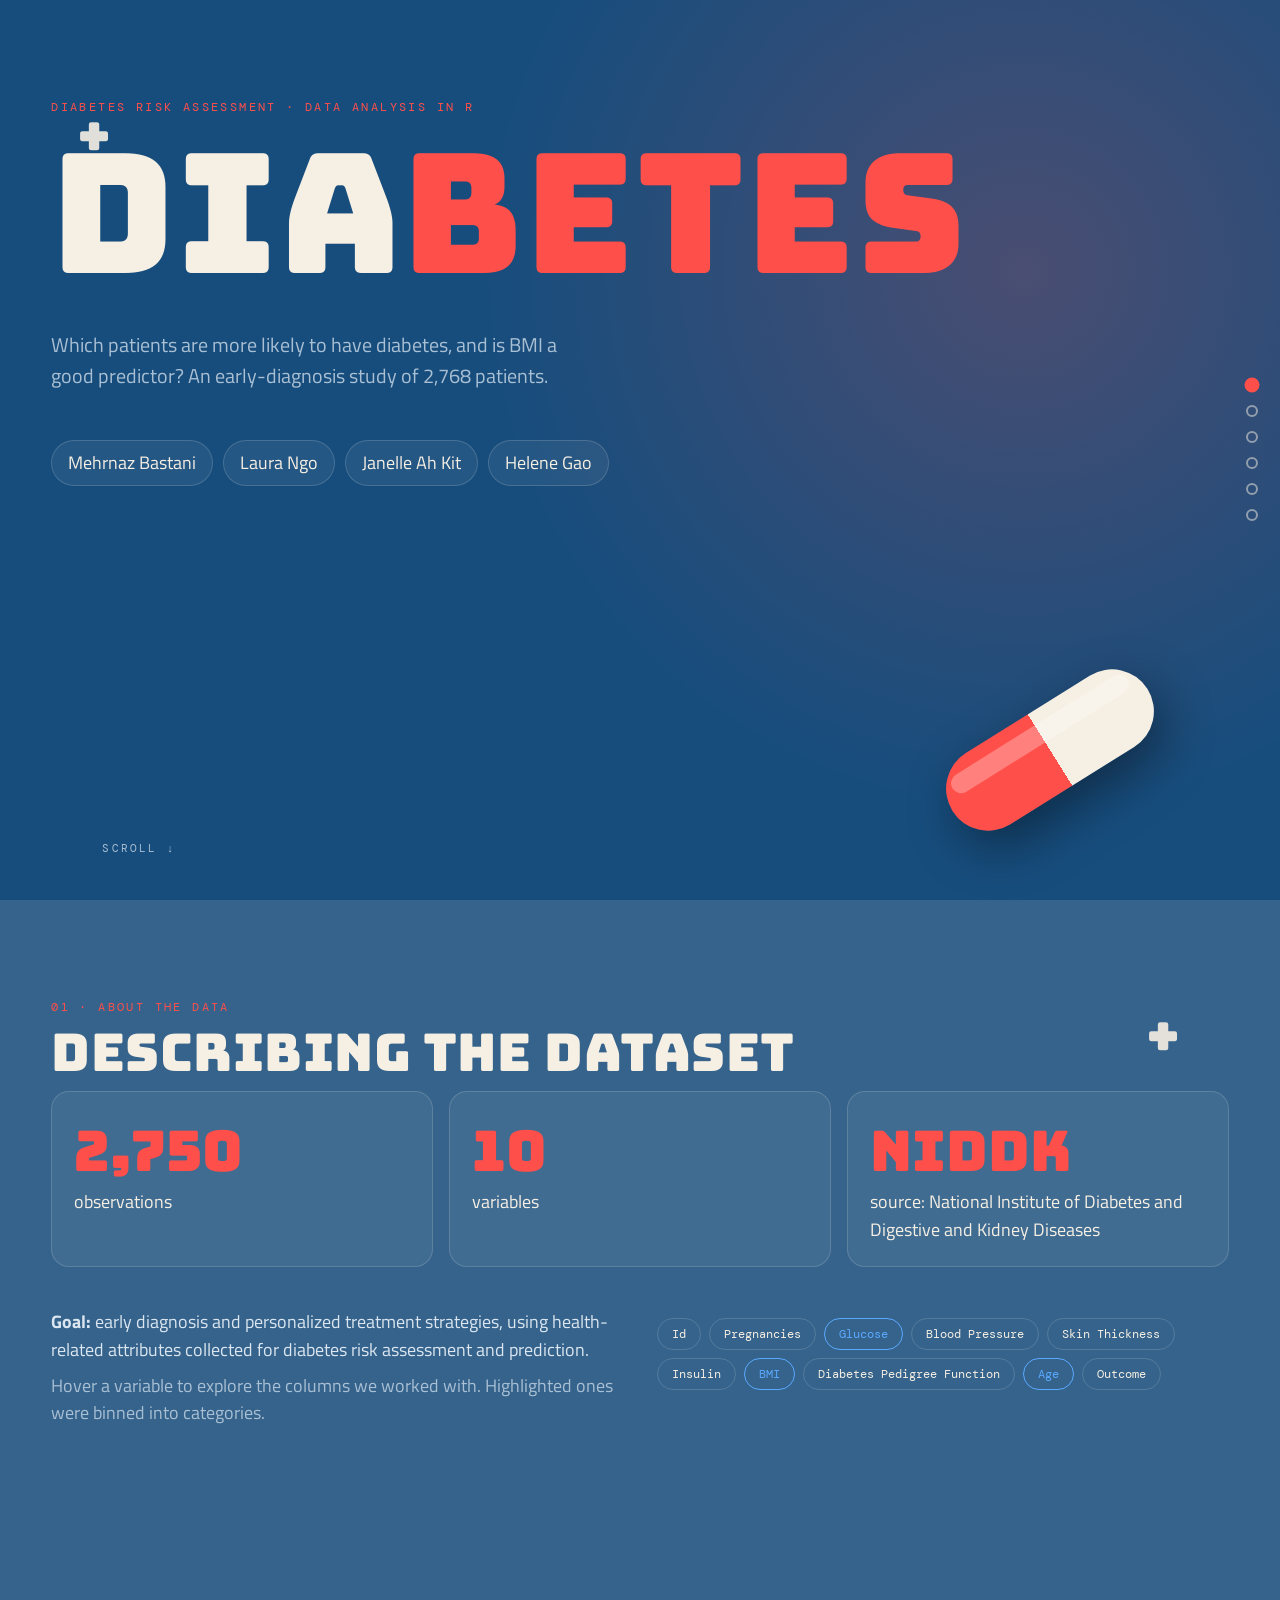
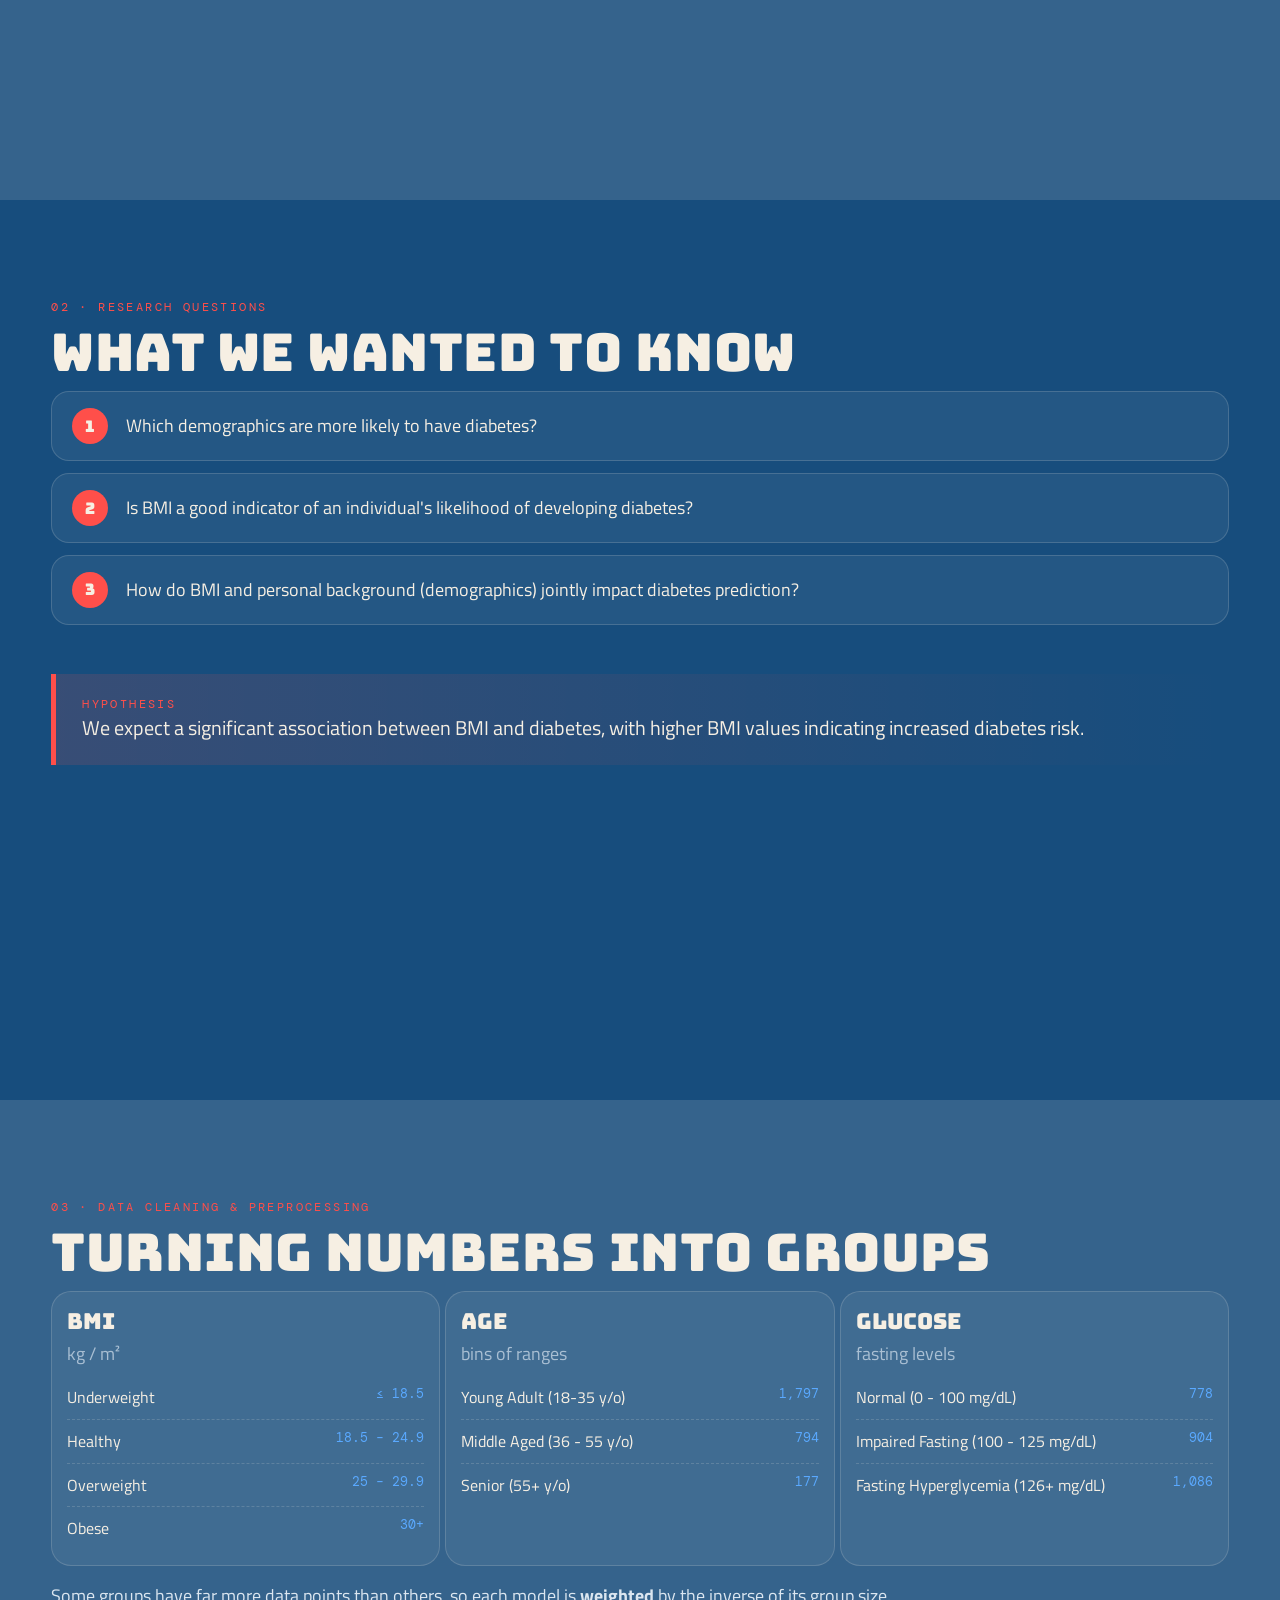
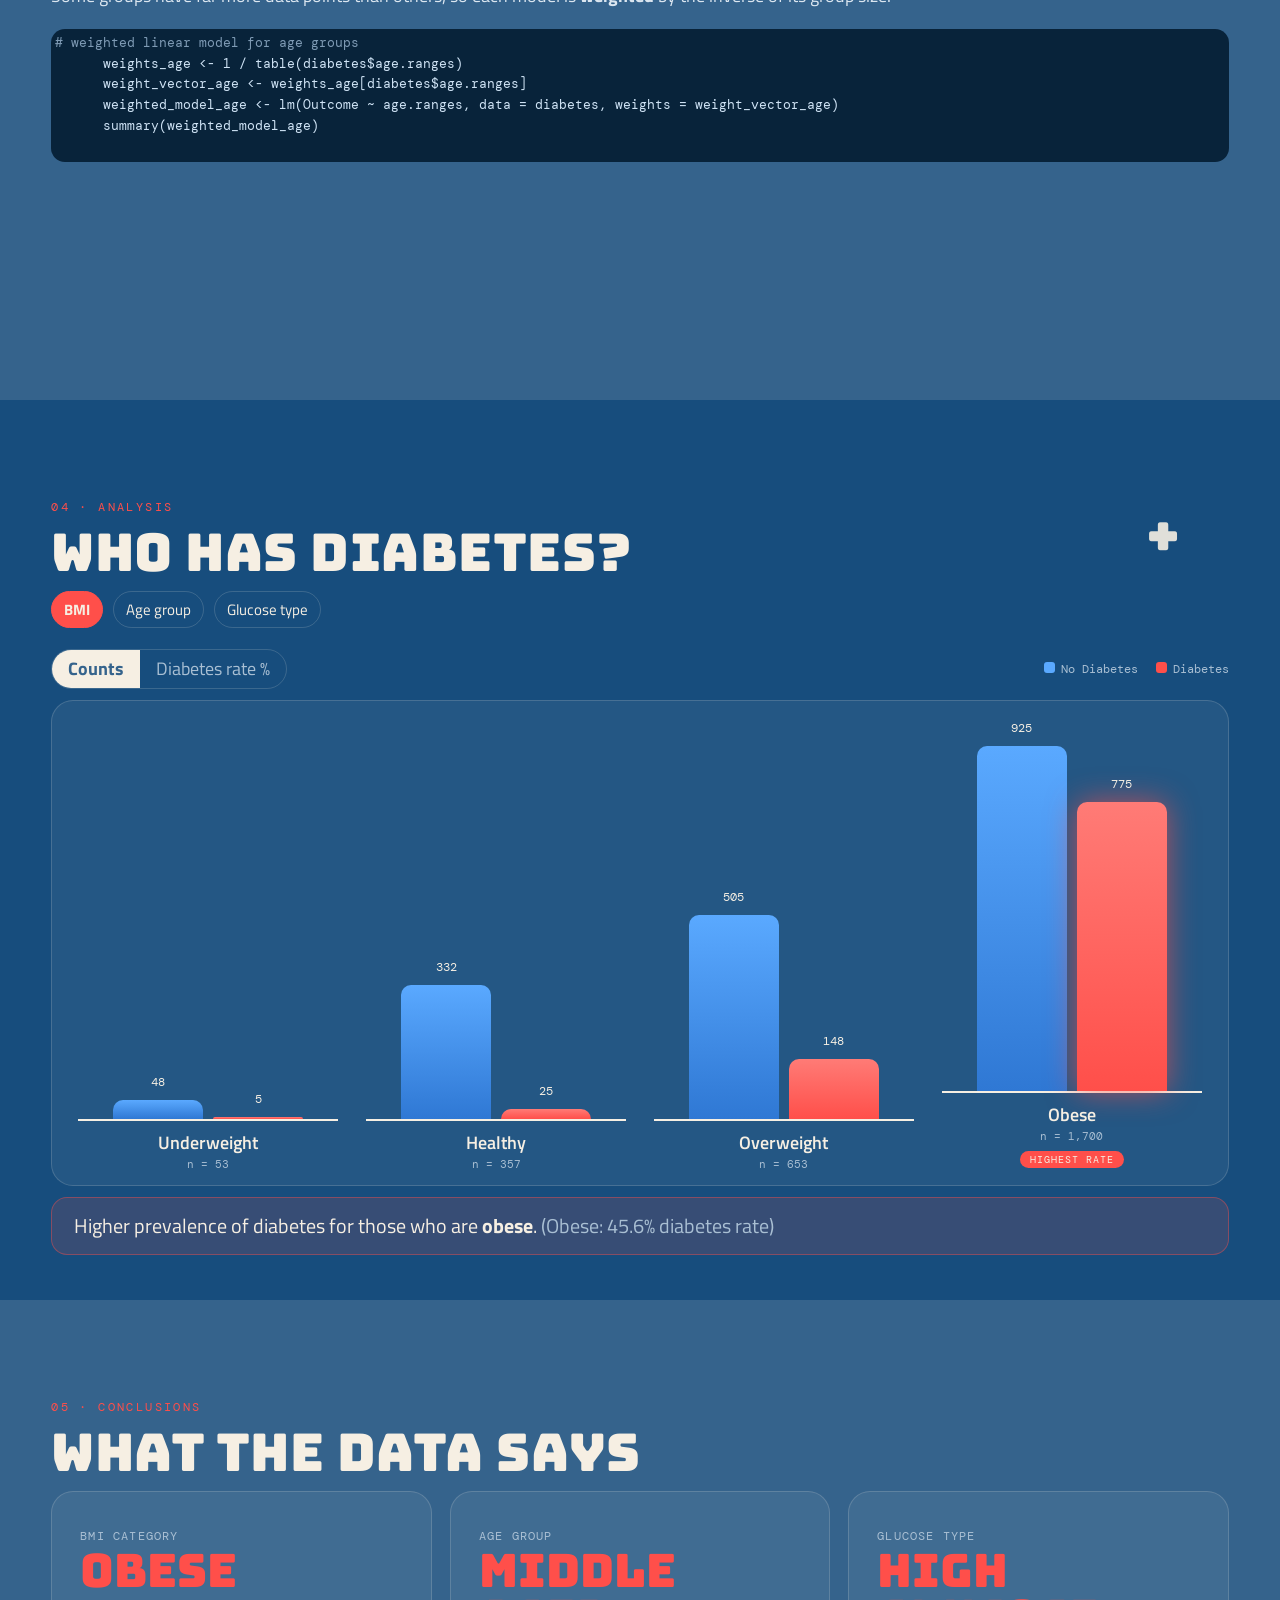
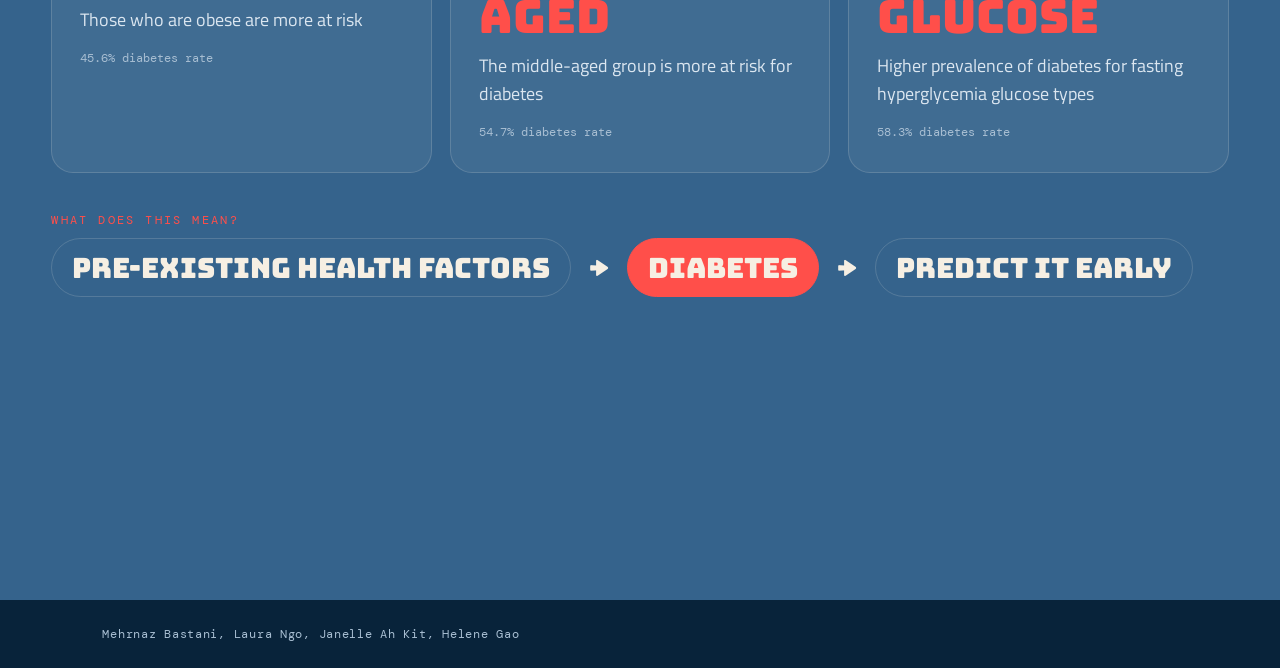
<file: projects/diabetes.html>
<!DOCTYPE html>
<html lang="en">

<head>
  <meta charset="UTF-8">
  <meta name="viewport" content="width=device-width, initial-scale=1.0">
  <title>Diabetes Risk Analysis — Bastani, Ngo, Ah Kit, Gao</title>
  <link rel="preconnect" href="https://fonts.googleapis.com">
  <link rel="preconnect" href="https://fonts.gstatic.com" crossorigin>
  <link
    href="https://fonts.googleapis.com/css2?family=Bungee&family=Titillium+Web:wght@300;400;600;700&family=DM+Mono&display=swap"
    rel="stylesheet">
  <style>
    :root {
      --bg: #174d7d;
      --bg2: #35638c;
      --panel: rgba(255, 255, 255, .06);
      --cream: #f6efe3;
      --muted: #a9bfd3;
      --red: #ff4f4a;
      --blue: #5aa9ff;
      --line: rgba(246, 239, 227, .16)
    }

    * {
      box-sizing: border-box
    }

    html {
      scroll-behavior: smooth
    }

    body {
      margin: 0;
      background: var(--bg);
      color: var(--cream);
      font-family: "Titillium Web", Arial, sans-serif;
      font-size: 18px;
      line-height: 1.55;
      overflow-x: hidden
    }

    section {
      height: 100vh;
      height: 100dvh;
      min-height: 0;
      padding: 11vh 4vw 5vh;
      position: relative;
      display: flex;
      flex-direction: column;
      justify-content: flex-start;
      gap: clamp(6px, 1.2vh, 14px);
      overflow: hidden;
    }

    section:nth-of-type(even) {
      background: var(--bg2)
    }

    h1,
    h2 {
      font-family: Bungee, sans-serif;
      font-weight: 400;
      margin: 0;
      letter-spacing: .01em;
      line-height: 1.05
    }

    h2 {
      font-size: clamp(26px, 4.2vw, 52px);
      margin-bottom: 0;          /* gap handles spacing now */
    }

    .eyebrow {
      font: 12px "DM Mono", monospace;
      letter-spacing: .2em;
      color: var(--red);
      margin-bottom: 0;
      text-transform: uppercase
    }

    .plus {
      position: absolute;
      color: var(--cream);
      font: 700 44px Bungee;
      opacity: .9
    }

    p {
      margin: 0 0 8px;
      color: #dbe6f0
    }

    .muted {
      color: var(--muted)
    }

    /* side nav */
    nav {
      position: fixed;
      right: 22px;
      top: 50%;
      transform: translateY(-50%);
      z-index: 20;
      display: flex;
      flex-direction: column;
      gap: 14px
    }

    nav a {
      width: 12px;
      height: 12px;
      border-radius: 50%;
      border: 2px solid var(--cream);
      opacity: .5;
      position: relative;
      transition: .25s
    }

    nav a.on {
      background: var(--red);
      border-color: var(--red);
      opacity: 1;
      transform: scale(1.25)
    }

    nav a span {
      position: absolute;
      right: 22px;
      top: -4px;
      white-space: nowrap;
      font: 11px "DM Mono", monospace;
      letter-spacing: .1em;
      opacity: 0;
      transition: .2s;
      pointer-events: none;
      text-transform: uppercase;
      color: white;
    }

    nav a:hover span {
      opacity: 1
    }

    /* hero */
    .hero {
      background: radial-gradient(circle at 80% 30%, rgba(255, 79, 74, .22), transparent 45%), var(--bg)
    }

    .hero h1 {
      font-size: clamp(56px, 13vw, 190px)
    }

    .hero h1 b {
      color: var(--red);
      font-weight: 400
    }

    .authors {
      display: flex;
      flex-wrap: wrap;
      gap: 10px;
      margin-top: 30px
    }

    .authors span {
      padding: 8px 16px;
      border: 1px solid var(--line);
      border-radius: 999px;
      background: var(--panel)
    }

    .pill {
      position: absolute;
      right: 9vw;
      bottom: 12vh;
      width: 230px;
      height: 84px;
      border-radius: 84px;
      transform: rotate(-32deg);
      background: linear-gradient(90deg, var(--red) 0 50%, var(--cream) 50% 100%);
      box-shadow: 0 20px 50px rgba(0, 0, 0, .4);
      animation: float 5s ease-in-out infinite
    }

    .pill::after {
      content: "";
      position: absolute;
      left: 12px;
      right: 12px;
      top: 13px;
      height: 20px;
      border-radius: 20px;
      background: rgba(255, 255, 255, .28)
    }

    @keyframes float {
      50% {
        transform: rotate(-26deg) translateY(-14px)
      }
    }

    .scroll {
      position: absolute;
      left: 8vw;
      bottom: 5vh;
      font: 11px "DM Mono", monospace;
      letter-spacing: .2em;
      color: var(--muted)
    }

    /* reveal */
    .rv {
      opacity: 0;
      transform: translateY(26px);
      transition: opacity .8s ease, transform .8s ease
    }

    .rv.in {
      opacity: 1;
      transform: none;
      margin-top: 0px;
    }

    /* about */
    .stats {
      display: grid;
      grid-template-columns: repeat(auto-fit, minmax(200px, 1fr));
      gap: 16px;
      margin: 10px 0 30px
    }

    .stat {
      padding: 22px;
      border: 1px solid var(--line);
      border-radius: 18px;
      background: var(--panel)
    }

    .stat b {
      display: block;
      font: 400 clamp(34px, 5vw, 56px) Bungee;
      color: var(--red)
    }

    .chips {
      display: flex;
      flex-wrap: wrap;
      gap: 8px;
      margin-top: 10px
    }

    .chip {
      padding: 7px 14px;
      border: 1px solid var(--line);
      border-radius: 999px;
      font: 12px "DM Mono", monospace;
      cursor: default;
      transition: .2s
    }

    .chip:hover {
      background: var(--red);
      border-color: var(--red);
      color: #fff;
      transform: translateY(-2px)
    }

    .chip.k {
      border-color: var(--blue);
      color: var(--blue)
    }

    .chip.k:hover {
      color: #fff;
      background: var(--blue)
    }

    .grid2 {
      display: grid;
      grid-template-columns: 1fr 1fr;
      gap: 34px;
      align-items: start
    }

    /* questions */
    .qs {
      list-style: none;
      padding: 0;
      margin: 0 0 26px;
      counter-reset: q
    }

    .qs li {
      counter-increment: q;
      padding: 20px 20px 20px 74px;
      margin-bottom: 12px;
      border: 1px solid var(--line);
      border-radius: 18px;
      background: var(--panel);
      position: relative;
      transition: .25s
    }

    .qs li:hover {
      transform: translateX(8px);
      border-color: var(--red)
    }

    .qs li::before {
      content: counter(q);
      position: absolute;
      left: 20px;
      top: 50%;
      transform: translateY(-50%);
      width: 36px;
      height: 36px;
      border-radius: 50%;
      background: var(--red);
      display: grid;
      place-items: center;
      font: 400 16px Bungee
    }

    .hyp {
      padding: 22px 26px;
      border-left: 5px solid var(--red);
      background: linear-gradient(90deg, rgba(255, 79, 74, .14), transparent);
      border-radius: 0 18px 18px 0;
      font-size: 20px
    }

    /* cleaning */
    .cards {
      display: grid;
      grid-template-columns: repeat(auto-fit, minmax(150px, 1fr));
      gap: 5px
    }

    .card {
      padding: 15px;
      border: 1px solid var(--line);
      border-radius: 20px;
      background: var(--panel)
    }

    .card h3 {
      margin: 0 0 4px;
      font: 400 22px Bungee
    }

    .range {
      display: flex;
      justify-content: space-between;
      gap: 5px;
      padding: 9px 0;
      border-bottom: 1px dashed var(--line);
      font-size: 16px
    }

    .range:last-of-type {
      border: 0
    }

    .range code {
      font: 13px "DM Mono", monospace;
      color: var(--blue)
    }

    pre {
      margin: 22px 0 0;
      padding: 4px;
      border-radius: 14px;
      background: #08233a;
      overflow: auto;
      font: 13px/1.6 "DM Mono", monospace;
      color: #cfe3f5
    }

    pre i {
      color: #7f9bb5;
      font-style: normal
    }

    /* analysis */
    .tabs {
      display: flex;
      flex-wrap: wrap;
      gap: 10px;
      margin-bottom: 10px
    }

    button {
      font: inherit;
      cursor: pointer
    }

    .tab {
      padding: 10px 12px;
      border: 1px solid var(--line);
      border-radius: 999px;
      background: transparent;
      color: var(--cream);
      transition: .2s;
      padding: 6px 12px; font-size: clamp(12px, 1.7vh, 15px); 
      margin-bottom: 0; 
    }

    .tab:hover {
      border-color: var(--red)
    }

    .tab.on {
      background: var(--red);
      border-color: var(--red);
      font-weight: 700
    }

    .toolbar {
      display: flex;
      justify-content: space-between;
      align-items: center;
      flex-wrap: wrap;
      gap: 12px;
      margin-bottom: 0; 
    }

    .seg {
      display: inline-flex;
      border: 1px solid var(--line);
      border-radius: 999px;
      overflow: hidden
    }

    .seg button {
      padding: 8px 18px;
      background: transparent;
      border: 0;
      color: var(--muted);
      padding: 5px 16px;
    }

    .seg button.on {
      background: var(--cream);
      color: var(--bg2);
      font-weight: 700
    }

    .legend {
      display: flex;
      gap: 18px;
      font: 12px "DM Mono", monospace;
      color: var(--muted)
    }

    .legend i {
      display: inline-block;
      width: 11px;
      height: 11px;
      border-radius: 3px;
      margin-right: 6px
    }

    .chartbox {
      padding: clamp(30px, 5vh, 46px) 24px 14px;  /* top room for the value labels */
      border: 1px solid var(--line);
      border-radius: 22px;
      background: var(--panel);
      flex-direction: column;
      flex: 1;
      min-height: 0;             /* critical: lets it shrink */
      display: flex;
    }

    .chart {
      display: flex;
      justify-content: space-around;
      gap: 24px;
      flex: 1;
      min-height: 0
    }

    .grp {
      flex: 1;
      max-width: 260px;
      display: flex;
      flex-direction: column;
      min-height: 0
    }

    .bars {
      display: flex;
      align-items: flex-end;
      justify-content: center;
      gap: 10px;
      border-bottom: 2px solid var(--cream);
      flex: 1;                  
      min-height: 0
    }

    .bar {
      width: 100%;
      max-width: 90px;
      height: 0;
      border-radius: 10px 10px 0 0;
      position: relative;
      transition: height 1s cubic-bezier(.2, .8, .2, 1), filter .2s;
      cursor: pointer
    }

    .bar.blue {
      background: linear-gradient(var(--blue), #2f78d4)
    }

    .bar.red {
      background: linear-gradient(#ff7b76, var(--red))
    }

    .bar:hover {
      filter: brightness(1.2)
    }

    .bar span {
      position: absolute;
      top: -26px;
      left: 0;
      right: 0;
      text-align: center;
      font: 12px "DM Mono", monospace
    }

    .grp.top .bar.red {
      box-shadow: 0 0 30px rgba(255, 79, 74, .65)
    }

    .lbl {
      text-align: center;
      padding-top: 8px;
      font-weight: 600;
      position: relative
    }


    .lbl small {
      display: block;
      font: 11px "DM Mono", monospace;
      color: var(--muted);
      font-weight: 400
    }

    .badge {
      display: inline-block;
      margin-top: 6px;
      padding: 2px 10px;
      border-radius: 999px;
      background: var(--red);
      font: 10px "DM Mono", monospace;
      letter-spacing: .1em;
      text-transform: uppercase;
      font-weight: 400
    }

    .insight {
      margin-top: 0;
      padding: clamp(8px, 1.4vh, 18px) 22px;
      border-radius: 16px;
      background: rgba(255, 79, 74, .14);
      border: 1px solid rgba(255, 79, 74, .4);
      font-size: clamp(14px, 2.3vh, 20px)
    }

    .tip {
      position: fixed;
      z-index: 50;
      pointer-events: none;
      padding: 8px 12px;
      background: var(--cream);
      color: #0b2c49;
      border-radius: 8px;
      font: 12px "DM Mono", monospace;
      opacity: 0;
      transition: opacity .12s;
      white-space: nowrap
    }

    @media (max-height: 720px) {
      .lbl small, .badge { display: none; }
    }

    /* conclusions */
    .tri {
      display: grid;
      grid-template-columns: repeat(auto-fit, minmax(240px, 1fr));
      gap: 18px;
      margin-bottom: 28px
    }

    .big {
      padding: 28px;
      border-radius: 22px;
      border: 1px solid var(--line);
      background: var(--panel);
      transition: .25s
    }

    .big:hover {
      transform: translateY(-6px);
      border-color: var(--red)
    }

    .big b {
      display: block;
      font: 400 clamp(30px, 4vw, 46px) Bungee;
      color: var(--red);
      line-height: 1
    }

    .big em {
      font-style: normal;
      color: var(--muted);
      font: 12px "DM Mono", monospace;
      letter-spacing: .1em;
      text-transform: uppercase
    }

    .arrow {
      display: flex;
      align-items: center;
      gap: 14px;
      flex-wrap: wrap;
      font: 400 clamp(18px, 2.4vw, 28px) Bungee
    }

    .arrow span {
      padding: 10px 20px;
      border-radius: 999px;
      border: 1px solid var(--line)
    }

    .arrow .r {
      background: var(--red);
      border-color: var(--red)
    }

    footer {
      padding: 26px 8vw;
      background: #08233a;
      font: 12px "DM Mono", monospace;
      color: var(--muted);
      letter-spacing: .06em;
      display: flex;
      justify-content: space-between;
      gap: 10px;
      flex-wrap: wrap
    }

    @media(max-width:820px) {
      .grid2 {
        grid-template-columns: 1fr
      }

      nav {
        display: none
      }

      .pill {
        width: 150px;
        height: 56px;
        opacity: .9
      }

      .chart {
        gap: 10px
      }

      .bar span {
        font-size: 10px
      }
    }

    @media(prefers-reduced-motion:reduce) {
      * {
        animation: none !important;
        transition-duration: .01ms !important
      }
    }
  </style>
</head>

<body>
  <nav id="nav">
    <a href="#top"><span>Home</span></a>
    <a href="#about"><span>Data</span></a><a href="#questions"><span>Questions</span></a>
    <a href="#cleaning"><span>Data Cleaning</span></a>
    <a href="#analysis"><span>Analysis</span></a><a href="#conclusions"><span>Conclusions</span></a>
  </nav>

  <section class="hero" id="top">
    <span class="plus" style="left:6vw;top:12vh">+</span>
    <div class="eyebrow">Diabetes risk assessment · Data analysis in R</div>
    <h1>Dia<b>betes</b></h1>
    <p class="muted" style="max-width:520px;margin-top:18px;font-size:20px">Which patients are more likely to have
      diabetes, and is BMI a good predictor? An early-diagnosis study of 2,768 patients.</p>
    <div class="authors"><span>Mehrnaz Bastani</span><span>Laura Ngo</span><span>Janelle Ah Kit</span><span>Helene
        Gao</span></div>
    <div class="pill"></div>
    <div class="scroll">SCROLL ↓</div>
  </section>

  <section id="about">
    <span class="plus" style="right:8vw;top:12vh">+</span>
    <div class="eyebrow rv">01 · About the data</div>
    <h2 class="rv">Describing the dataset</h2>
    <div class="stats rv">
      <div class="stat"><b data-count="2768">0</b>observations</div>
      <div class="stat"><b data-count="10">0</b>variables</div>
      <div class="stat"><b>NIDDK</b>source: National Institute of Diabetes and Digestive and Kidney Diseases</div>
    </div>
    <div class="grid2 rv">
      <div>
        <p><strong>Goal:</strong> early diagnosis and personalized treatment strategies, using health-related attributes
          collected for diabetes risk assessment and prediction.</p>
        <p class="muted">Hover a variable to explore the columns we worked with. Highlighted ones were binned into
          categories.</p>
      </div>
      <div class="chips">
        <span class="chip">Id</span><span class="chip">Pregnancies</span><span class="chip k">Glucose</span><span
          class="chip">Blood Pressure</span>
        <span class="chip">Skin Thickness</span><span class="chip">Insulin</span><span class="chip k">BMI</span><span
          class="chip">Diabetes Pedigree Function</span>
        <span class="chip k">Age</span><span class="chip">Outcome</span>
      </div>
    </div>
  </section>

  <section id="questions">
    <div class="eyebrow rv">02 · Research questions</div>
    <h2 class="rv">What we wanted to know</h2>
    <ol class="qs rv">
      <li>Which demographics are more likely to have diabetes?</li>
      <li>Is BMI a good indicator of an individual's likelihood of developing diabetes?</li>
      <li>How do BMI and personal background (demographics) jointly impact diabetes prediction?</li>
    </ol>
    <div class="hyp rv">
      <div class="eyebrow">Hypothesis</div>We expect a significant association between BMI and diabetes, with higher BMI
      values indicating increased diabetes risk.
    </div>
  </section>

  <section id="cleaning">
    <div class="eyebrow rv">03 · Data cleaning &amp; preprocessing</div>
    <h2 class="rv">Turning numbers into groups</h2>
    <div class="cards rv">
      <div class="card">
        <h3>BMI</h3>
        <p class="muted">kg / m²</p>
        <div class="range">Underweight<code>≤ 18.5</code></div>
        <div class="range">Healthy<code>18.5 – 24.9</code></div>
        <div class="range">Overweight<code>25 – 29.9</code></div>
        <div class="range">Obese<code>30+</code></div>
      </div>
      <div class="card">
        <h3>Age</h3>
        <p class="muted">bins of ranges</p>
        <div class="range">Young Adult (18-35 y/o)<code>1,797</code></div>
        <div class="range">Middle Aged (36 - 55 y/o) <code>794</code></div>
        <div class="range">Senior (55+ y/o)<code>177</code></div>
      </div>
      <div class="card">
        <h3>Glucose</h3>
        <p class="muted">fasting levels</p>
        <div class="range">Normal (0 - 100 mg/dL)<code>778</code></div>
        <div class="range">Impaired Fasting (100 - 125 mg/dL)<code>904</code></div>
        <div class="range">Fasting Hyperglycemia (126+ mg/dL) <code>1,086</code></div>
      </div>
    </div>
    <p class="rv" style="margin-top:5px">Some groups have far more data points than others, so each model is
      <strong>weighted</strong> by the inverse of its group size.</p>
    <pre class="rv"><i># weighted linear model for age groups</i>
      weights_age <- 1 / table(diabetes$age.ranges)
      weight_vector_age <- weights_age[diabetes$age.ranges]
      weighted_model_age <- lm(Outcome ~ age.ranges, data = diabetes, weights = weight_vector_age)
      summary(weighted_model_age)
    </pre>
  </section>

  <section id="analysis">
    <span class="plus" style="right:8vw;top:12vh">+</span>
    <div class="eyebrow rv">04 · Analysis</div>
    <h2 class="rv">Who has diabetes?</h2>
    <div class="tabs" id="tabs">
      <button class="tab on" data-t="bmi">BMI</button><button class="tab" data-t="age">Age group</button><button
        class="tab" data-t="glucose">Glucose type</button>
    </div>
    <div class="toolbar">
      <div class="seg" id="seg"><button class="on" data-m="count">Counts</button><button data-m="rate">Diabetes rate
          %</button></div>
      <div class="legend" id="legend"></div>
    </div>
    <div class="chartbox">
      <div class="chart" id="chart"></div>
    </div>
    <div class="insight" id="insight"></div>
  </section>

  <section id="conclusions">
    <div class="eyebrow rv">05 · Conclusions</div>
    <h2 class="rv">What the data says</h2>
    <div class="tri rv" id="tri"></div>
    <div class="eyebrow rv">What does this mean?</div>
    <div class="arrow rv"><span>Pre-existing health factors</span>→<span class="r">Diabetes</span>→<span>Predict it
        early</span></div>
  </section>

  <footer><span> Mehrnaz Bastani, Laura Ngo, Janelle Ah Kit, Helene Gao</span></footer>
  <div class="tip" id="tip"></div>

  <script>
    // ── DATA ─────────────────────────────────────────────
    // [label, no diabetes (0), diabetes (1)]
    // Age and glucose group totals match the table outputs in the deck (1797/794/177 and 778/904/1086).
    // The 0/1 splits and BMI counts were read off the deck's histograms, so replace them with exact values from table() in R.
    const DATA = {
      bmi: {
        name: 'BMI category', note: 'Higher prevalence of diabetes for those who are <b>obese</b>.',
        groups: [['Underweight', 48, 5], ['Healthy', 332, 25], ['Overweight', 505, 148], ['Obese', 925, 775]]
      },
      age: {
        name: 'age group', note: 'Higher prevalence of diabetes for those who are <b>middle-aged</b>.',
        groups: [['Young Adult', 1340, 457], ['Middle Aged', 360, 434], ['Senior', 118, 59]]
      },
      glucose: {
        name: 'glucose type', note: 'Higher prevalence of diabetes outcomes for <b>fasting hyperglycemia</b> glucose types.',
        groups: [['Normal', 708, 70], ['Impaired Fasting', 656, 248], ['Fasting Hyperglycemia', 453, 633]]
      }
    };
    const CONCL = [
      ['Obese', 'Those who are obese are more at risk', 'bmi'],
      ['Middle Aged', 'The middle-aged group is more at risk for diabetes', 'age'],
      ['High Glucose', 'Higher prevalence of diabetes for fasting hyperglycemia glucose types', 'glucose']
    ];

    const $ = s => document.querySelector(s);
    const chart = $('#chart'), tip = $('#tip');
    let tab = 'bmi', mode = 'count';

    const rate = g => g[2] / (g[1] + g[2]) * 100;
    const topGroup = key => DATA[key].groups.reduce((a, b) => rate(b) > rate(a) ? b : a);

    // ── CHART ────────────────────────────────────────────
    function render() {
      const d = DATA[tab], byRate = mode === 'rate';
      const max = Math.max(...d.groups.flatMap(g => [g[1], g[2]]));
      const top = topGroup(tab);

      chart.innerHTML = d.groups.map(g => {
        const [n, a, b] = g, tot = a + b, p = rate(g);
        const bars = byRate
          ? `<div class="bar red" data-h="${p}" data-tip="${n}: ${p.toFixed(1)}% have diabetes (${b} of ${tot})"><span>${p.toFixed(1)}%</span></div>`
          : `<div class="bar blue" data-h="${a / max * 100}" data-tip="${n}: ${a} without diabetes"><span>${a}</span></div>
         <div class="bar red" data-h="${b / max * 100}" data-tip="${n}: ${b} with diabetes (${p.toFixed(1)}%)"><span>${b}</span></div>`;
        return `<div class="grp ${g === top ? 'top' : ''}"><div class="bars">${bars}</div>
      <div class="lbl">${n}<small>n = ${tot.toLocaleString()}</small>${g === top ? '<span class="badge">highest rate</span>' : ''}</div></div>`;
      }).join('');

      requestAnimationFrame(() => requestAnimationFrame(() =>
        chart.querySelectorAll('.bar').forEach(b => b.style.height = b.dataset.h + '%')));

      $('#legend').innerHTML = byRate
        ? '<span><i style="background:#ff4f4a"></i>% with diabetes</span>'
        : '<span><i style="background:#5aa9ff"></i>No Diabetes</span><span><i style="background:#ff4f4a"></i>Diabetes</span>';
      $('#insight').innerHTML = `${d.note} <span class="muted">(${top[0]}: ${rate(top).toFixed(1)}% diabetes rate)</span>`;
    }

    $('#tabs').addEventListener('click', e => {
      const b = e.target.closest('.tab'); if (!b) return;
      tab = b.dataset.t;
      document.querySelectorAll('.tab').forEach(x => x.classList.toggle('on', x === b));
      render();
    });
    $('#seg').addEventListener('click', e => {
      const b = e.target.closest('button'); if (!b) return;
      mode = b.dataset.m;
      document.querySelectorAll('#seg button').forEach(x => x.classList.toggle('on', x === b));
      render();
    });

    // tooltip
    chart.addEventListener('mousemove', e => {
      const b = e.target.closest('.bar');
      if (!b) { tip.style.opacity = 0; return; }
      tip.textContent = b.dataset.tip;
      tip.style.opacity = 1; tip.style.left = e.clientX + 14 + 'px'; tip.style.top = e.clientY + 14 + 'px';
    });
    chart.addEventListener('mouseleave', () => tip.style.opacity = 0);

    // conclusions cards
    $('#tri').innerHTML = CONCL.map(([big, txt, key]) =>
      `<div class="big"><em>${DATA[key].name}</em><b>${big}</b><p style="margin-top:12px">${txt}</p>
   <span class="muted" style="font:12px 'DM Mono',monospace">${rate(topGroup(key)).toFixed(1)}% diabetes rate</span></div>`).join('');

    render();

    // ── SCROLL EFFECTS ───────────────────────────────────
    const io = new IntersectionObserver(es => es.forEach(e => {
      if (!e.isIntersecting) return;
      e.target.classList.add('in');
      const c = e.target.querySelectorAll('[data-count]');
      c.forEach(el => {
        const end = +el.dataset.count, t0 = performance.now();
        (function step(t) {
          const k = Math.min((t - t0) / 1200, 1);
          el.textContent = Math.round(end * (1 - Math.pow(1 - k, 3))).toLocaleString();
          if (k < 1) requestAnimationFrame(step);
        })(t0);
      });
      io.unobserve(e.target);
    }), { threshold: .2 });
    document.querySelectorAll('.rv').forEach(el => io.observe(el));

    // side nav highlight
    const links = [...document.querySelectorAll('#nav a')];
    const so = new IntersectionObserver(es => es.forEach(e => {
      if (e.isIntersecting) links.forEach(a => a.classList.toggle('on', a.getAttribute('href') === '#' + e.target.id));
    }), { threshold: .5 });
    document.querySelectorAll('section').forEach(s => so.observe(s));
  </script>
</body>

</html>
</file>
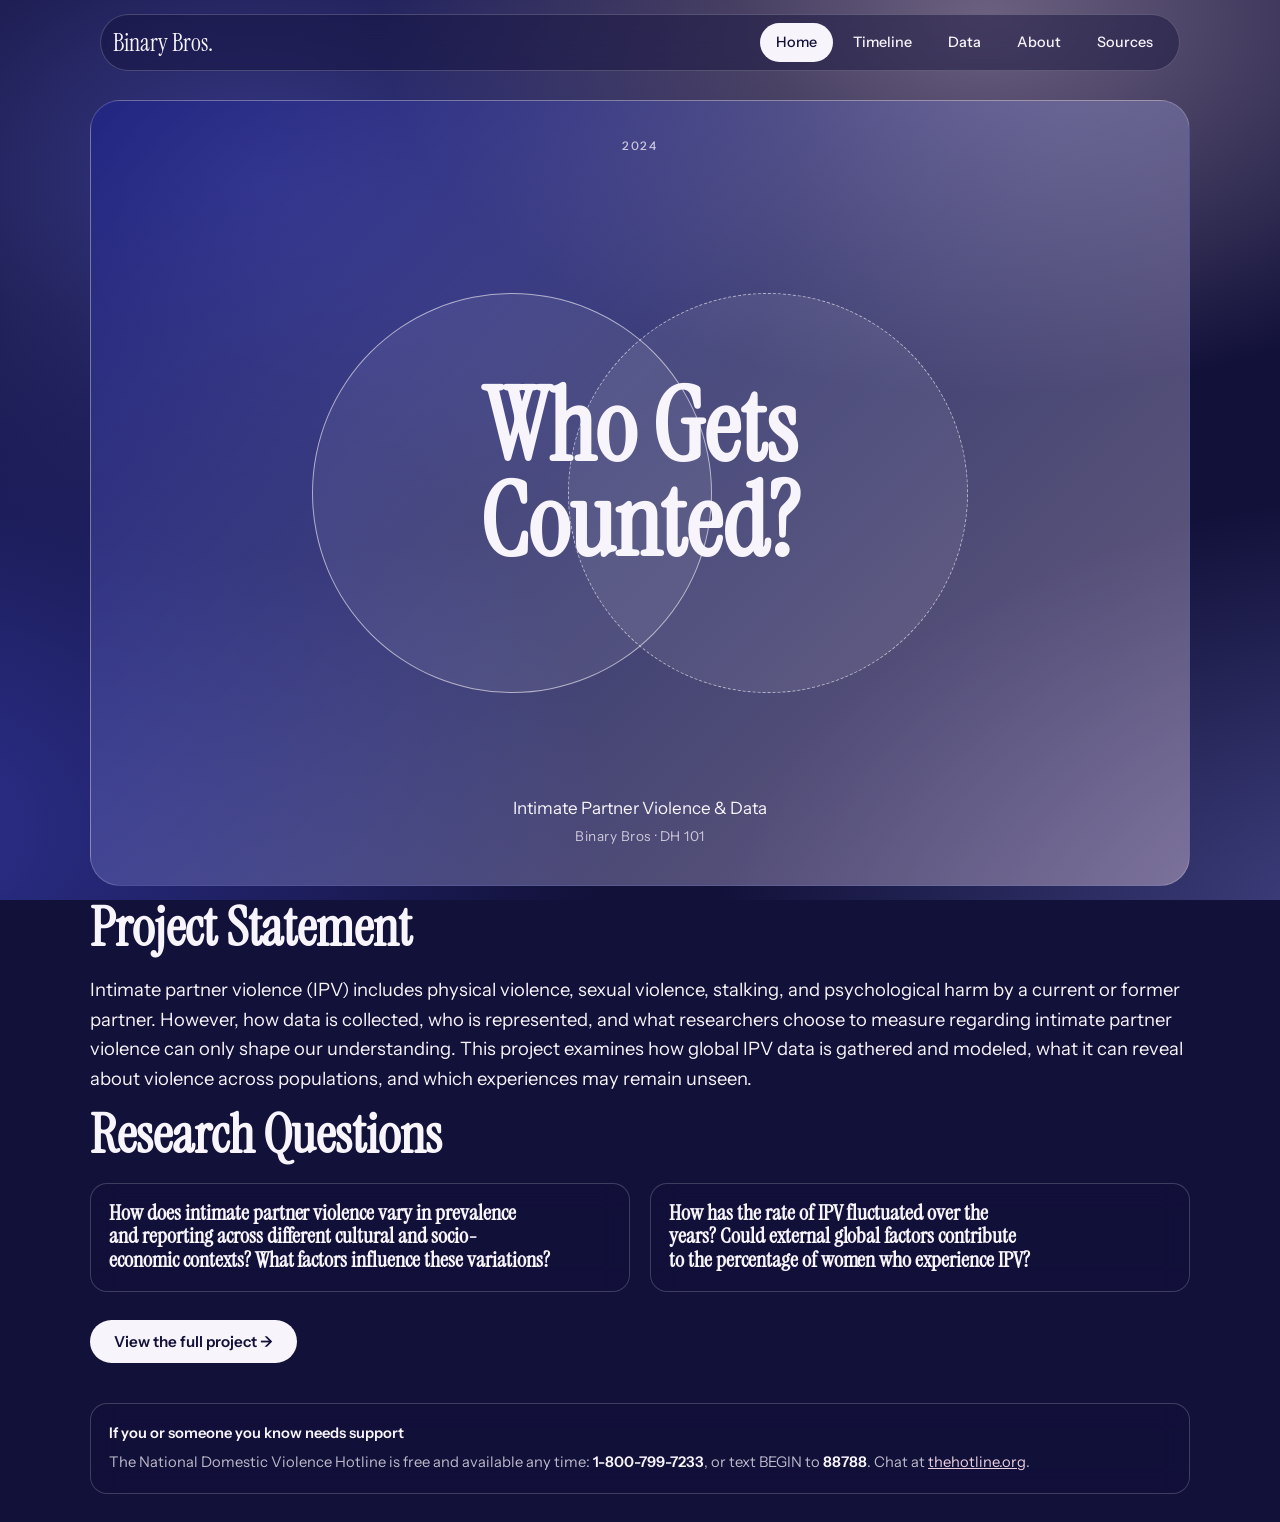
<file: projects/ipv.html>
<!doctype html>
<html>

<head>
  <meta charset=utf8>
  <meta name=viewport content="width=device-width,initial-scale=1,viewport-fit=cover">
  <style>
    :root {
      color-scheme: light;
      box-sizing: border-box;
      padding-top: env(safe-area-inset-top, 0px);
      padding-bottom: env(safe-area-inset-bottom, 0px)
    }

    html {
      scroll-padding-top: env(safe-area-inset-top, 0px)
    }

    body {
      margin: 0;
      padding: 0;
      font: 14px -apple-system, BlinkMacSystemFont, sans-serif;
      background: #faf9f5;
      color: #141413
    }

    img {
      max-width: 100%
    }

    [hidden]:not([hidden=until-found i]) {
      display: none !important
    }
  </style>
</head>

<body>
  <title>IPV Data Project</title>
  <link rel="preconnect" href="https://fonts.googleapis.com">
  <link rel="preconnect" href="https://fonts.gstatic.com" crossorigin>
  <link
    href="https://fonts.googleapis.com/css2?family=Instrument+Sans:wght@400;500;600&family=Instrument+Serif:ital@0;1&display=swap"
    rel="stylesheet">
  <style>
    :root {
      --night: #12113a;
      --indigo: #2d3190;
      --haze: #7378cf;
      --blush: #e9cfe0;
      --paper: #f8f4fb;
      --muted: rgba(248, 244, 251, 0.74);
      --line: rgba(248, 244, 251, 0.2);
      --glass: rgba(18, 17, 58, 0.45);
      --glass-soft: rgba(248, 244, 251, 0.07);
      --display: 'Instrument Serif', 'Times New Roman', serif;
      --body: 'Instrument Sans', system-ui, -apple-system, 'Segoe UI', sans-serif;
      color-scheme: dark;
    }

    * {
      box-sizing: border-box;
    }

    html {
      scroll-behavior: smooth;
    }

    body {
      background: var(--night);
      color: var(--paper);
      font-family: var(--body);
      font-size: 17px;
      line-height: 1.6;
      margin: 0;
      min-height: 100%;
    }

    .field {
      position: fixed;
      inset: 0;
      overflow: hidden;
      z-index: 0;
      pointer-events: none;
      background: var(--night);
    }

    .field::before {
      content: '';
      position: absolute;
      inset: -25%;
      background:
        radial-gradient(45% 40% at 68% 18%, rgba(233, 207, 224, 0.42), transparent 70%),
        radial-gradient(50% 55% at 12% 78%, rgba(45, 49, 144, 0.95), transparent 72%),
        radial-gradient(55% 50% at 92% 88%, rgba(115, 120, 207, 0.55), transparent 70%),
        radial-gradient(40% 40% at 30% 30%, rgba(80, 84, 186, 0.6), transparent 70%);
      animation: drift 40s ease-in-out infinite alternate;
    }

    @keyframes drift {
      from {
        transform: translate3d(-3%, -2%, 0) rotate(-2deg) scale(1);
      }

      to {
        transform: translate3d(4%, 3%, 0) rotate(3deg) scale(1.08);
      }
    }

    .shell {
      position: relative;
      z-index: 1;
      padding-inline: clamp(16px, 4vw, 48px);
    }

    .wrap {
      max-width: 1100px;
      margin-inline: auto;
    }

    /* header + nav */
    .top {
      position: sticky;
      top: env(safe-area-inset-top, 0px);
      z-index: 10;
      padding-block: 14px;
    }

    .bar {
      max-width: 1080px;
      margin-inline: auto;
      display: flex;
      align-items: center;
      justify-content: space-between;
      gap: 12px 24px;
      flex-wrap: wrap;
      background: var(--glass);
      backdrop-filter: blur(16px);
      -webkit-backdrop-filter: blur(16px);
      border: 1px solid var(--line);
      border-radius: 999px;
      padding: 8px 10px 8px 12px;
    }

    .brand {
      display: flex;
      align-items: center;
      gap: 10px;
      min-width: 0;
    }

    .brand .ph {
      width: 38px;
      height: 38px;
      flex: none;
    }

    .brand-name {
      font-family: var(--display);
      font-size: 1.5rem;
      line-height: 1;
    }

    nav {
      min-width: 0;
      max-width: 100%;
      overflow-x: auto;
      scrollbar-width: none;
    }

    nav::-webkit-scrollbar {
      display: none;
    }

    nav ul {
      display: flex;
      gap: 4px;
      list-style: none;
      margin: 0;
      padding: 0;
    }

    nav a {
      display: block;
      padding: 8px 16px;
      border-radius: 999px;
      color: var(--paper);
      text-decoration: none;
      font-size: 0.9rem;
      font-weight: 500;
      white-space: nowrap;
      transition: background 0.2s, color 0.2s;
    }

    nav a:hover {
      background: var(--glass-soft);
    }

    nav a[aria-current="page"] {
      background: var(--paper);
      color: var(--night);
    }

    a:focus-visible,
    button:focus-visible,
    summary:focus-visible,
    input:focus-visible,
    .ph:focus-visible,
    [contenteditable="true"]:focus-visible {
      outline: 2px solid var(--blush);
      outline-offset: 3px;
    }

    /* type */
    h1,
    h2,
    h3 {
      font-family: var(--display);
      font-weight: 600;
      margin: 0;
      text-wrap: balance;
      letter-spacing: -0.001em;
      line-height: 0.95;
    }

    h1 {
      font-size: clamp(3rem, 9vw, 6.25rem);
      line-height: 0.95;
    }

    h2 {
      font-size: clamp(2.1rem, 5vw, 3.4rem);
      line-height: 1;
    }

    h3 {
      font-size: 1.65rem;
      line-height: 1.1;
    }

    p {
      margin: 0;
      max-width: 66ch;
    }

    .lede {
      font-size: 1.15rem;
      color: var(--paper);
      max-width: 1200px;
    }

    .muted {
      color: var(--muted);
    }

    .label {
      font-size: 0.74rem;
      letter-spacing: 0.14em;
      text-transform: uppercase;
      color: var(--muted);
      font-weight: 500;
    }

    /* pages */
    .page {
      padding-block: 15px 40px;
      display: flex;
      flex-direction: column;
      gap: 15px;
      animation: rise 0.5s ease-out;
    }

    @keyframes rise {
      from {
        transform: translateY(14px);
      }

      to {
        transform: none;
      }
    }

    .block {
      display: flex;
      flex-direction: column;
      gap: 20px;
    }

    .block.center {
      align-items: center;
      text-align: center;
    }

    .page-head {
      display: flex;
      flex-direction: column;
      gap: 8px;
      font-weight: 900;
      font-size: clamp(3rem, 9vw, 6.25rem);
    }

    .page-head p {
      margin-bottom: 2px;
      font-weight: 500;
      font-size: clamp(3rem, 9vw, 6.25rem);
    }

    /* placeholders and uploads */
    .ph {
      position: relative;
      display: grid;
      place-items: center;
      overflow: hidden;
      cursor: pointer;
      width: 100%;
      aspect-ratio: var(--ratio, 16 / 9);
      border: 1px solid var(--line);
      border-radius: 16px;
      background:
        linear-gradient(to top right, transparent calc(50% - 0.5px), rgba(248, 244, 251, 0.16) 50%, transparent calc(50% + 0.5px)),
        linear-gradient(to bottom right, transparent calc(50% - 0.5px), rgba(248, 244, 251, 0.16) 50%, transparent calc(50% + 0.5px)),
        var(--glass-soft);
      color: var(--muted);
      font-size: 0.8rem;
      text-align: center;
      transition: border-color 0.2s, background-color 0.2s;
    }

    .ph:hover {
      border-color: var(--blush);
    }

    .ph span {
      position: relative;
      background: var(--night);
      padding: 4px 12px;
      border-radius: 999px;
      max-width: 90%;
    }

    .ph.has-img span {
      display: none;
    }

    .ph input {
      position: absolute;
      inset: 0;
      opacity: 0;
      width: 100%;
      height: 100%;
      cursor: pointer;
    }

    .ph.round {
      border-radius: 50%;
      aspect-ratio: 1;
    }

    .ph.round span {
      padding: 2px 8px;
      font-size: 0.7rem;
    }

    .caption {
      font-size: 0.85rem;
      color: var(--muted);
    }

    .btn {
      display: inline-flex;
      align-items: center;
      gap: 8px;
      align-self: flex-start;
      background: var(--paper);
      color: var(--night);
      border: 0;
      border-radius: 999px;
      padding: 12px 24px;
      font: 600 0.95rem var(--body);
      text-decoration: none;
      cursor: pointer;
      transition: transform 0.2s, background 0.2s;
    }

    .btn:hover {
      transform: translateY(-2px);
      background: var(--blush);
    }

    .btn.ghost {
      background: transparent;
      color: var(--paper);
      border: 1px solid var(--line);
    }

    .btn.ghost:hover {
      background: var(--glass-soft);
    }

    .btn[disabled] {
      opacity: 0.4;
      cursor: default;
      transform: none;
    }

    .panel {
      background: var(--glass);
      border: 1px solid var(--line);
      border-radius: 17px;
      padding: clamp(18px, 3vw, 12px);
      backdrop-filter: blur(14px);
      -webkit-backdrop-filter: blur(14px);
    }

    /* home banner */
    .banner {
      position: relative;
      overflow: hidden;
      border-radius: 30px;
      border: 1px solid var(--line);
      background: linear-gradient(135deg, rgba(32, 36, 135, 0.75), rgba(140, 143, 205, 0.4) 55%, rgba(233, 207, 224, 0.4));
      padding: clamp(20px, 4vw, 36px);
      --above: 114px;
      min-height: calc(100vh - var(--above));
      /* fallback */
      min-height: calc(100svh - var(--above));
      /* better on mobile browsers */
      display: flex;
      flex-direction: column;
      justify-content: space-between;
      align-items: center;
      text-align: center;
      gap: 24px;
    }

    .ring {
      position: absolute;
      width: clamp(220px, 44%, 400px);
      aspect-ratio: 1;
      border-radius: 50%;
      top: 50%;
      background: rgba(248, 244, 251, 0.07);
    }

    .ring.a {
      left: 50%;
      transform: translate(-82%, -50%);
      border: 1.5px solid rgba(248, 244, 251, 0.6);
    }

    .ring.b {
      left: 50%;
      transform: translate(-18%, -50%);
      border: 1.5px dashed rgba(248, 244, 251, 0.6);
    }

    .banner>*:not(.ring) {
      position: relative;
    }

    .banner h1 {
      max-width: 11ch;
    }

    .banner small {
      font-size: 0.85rem;
      letter-spacing: 0.04em;
    }

    /* research questions */
    .rq-grid {
      display: grid;
      grid-template-columns: repeat(auto-fit, minmax(min(100%, 320px), 1fr));
      gap: 20px;
    }

    .rq {
      display: flex;
      flex-direction: column;
      gap: 16px;
    }

    details {
      border-top: 1px solid var(--line);
      padding-top: 12px;
    }

    summary {
      cursor: pointer;
      list-style: none;
      display: flex;
      justify-content: space-between;
      gap: 12px;
      align-items: center;
      font-weight: 500;
      font-size: 0.95rem;
    }

    summary::-webkit-details-marker {
      display: none;
    }

    summary::after {
      content: '+';
      font-size: 1.4rem;
      line-height: 1;
      transition: transform 0.2s;
    }

    details[open]>summary::after {
      transform: rotate(45deg);
    }

    details>div {
      padding-top: 10px;
      color: var(--muted);
    }

    /* bar chart */
    .chart {
      margin: 0;
      display: flex;
      flex-direction: column;
      gap: 12px;
    }

    .chart-title {
      font-weight: 600;
      font-size: 0.95rem;
      line-height: 1.35;
    }

    .chart-plot {
      display: grid;
      gap: 8px;
    }

    .c-row {
      display: grid;
      grid-template-columns: minmax(5.5rem, 32%) minmax(0, 1fr);
      gap: 10px;
      align-items: center;
      border-radius: 6px;
      outline-offset: 2px;
      cursor: default;
    }

    .c-label {
      text-align: right;
      font-size: 0.78rem;
      line-height: 1.2;
      color: var(--muted);
    }

    .c-track {
      position: relative;
      height: 20px;
      background-image: linear-gradient(to right, var(--line) 1px, transparent 1px);
      background-size: calc(100% / 9) 100%;
      background-repeat: repeat-x;
      border-right: 1px solid var(--line);
    }

    .c-bar {
      position: absolute;
      left: 0;
      top: 0;
      height: 100%;
      background: var(--haze);
      border-radius: 0 4px 4px 0;
      transition: background 0.15s;
    }

    .c-val {
      position: absolute;
      top: 50%;
      transform: translateY(-50%);
      margin-left: 8px;
      font-size: 0.78rem;
      font-weight: 600;
      color: var(--paper);
      white-space: nowrap;
    }

    .c-row:hover .c-bar,
    .c-row:focus-visible .c-bar,
    .c-row.on .c-bar {
      background: var(--blush);
    }

    .c-row:hover .c-label,
    .c-row:focus-visible .c-label,
    .c-row.on .c-label {
      color: var(--paper);
    }

    .c-axis {
      position: relative;
      height: 1.2rem;
      margin-top: 2px;
    }

    .c-axis span {
      position: absolute;
      transform: translateX(-50%);
      font-size: 0.72rem;
      color: var(--muted);
      font-variant-numeric: tabular-nums;
    }

    .c-axis-title {
      text-align: center;
      font-size: 0.78rem;
      color: var(--muted);
    }

    .chart-foot {
      display: flex;
      justify-content: space-between;
      align-items: center;
      gap: 10px;
      flex-wrap: wrap;
    }

    .readout {
      font-size: 0.85rem;
      min-height: 1.4em;
    }

    .link-btn {
      background: none;
      border: 0;
      padding: 4px 0;
      color: var(--blush);
      font: 500 0.85rem var(--body);
      text-decoration: underline;
      text-underline-offset: 3px;
      cursor: pointer;
    }

    .chart table {
      width: 100%;
      border-collapse: collapse;
      font-size: 0.85rem;
      font-variant-numeric: tabular-nums;
    }

    .chart th,
    .chart td {
      text-align: left;
      padding: 6px 8px;
      border-bottom: 1px solid var(--line);
    }

    .chart td:last-child,
    .chart th:last-child {
      text-align: right;
    }

    .rq h3 {
      font-size: 1.35rem;
    }

    /* Tree Map */
    .tree {
      position: relative;
      width: 100%;
      aspect-ratio: 504 / 312;
    }

    .tile {
      position: absolute;
      padding: 1px;
      cursor: default;
    }

    .tile>div {
      width: 100%;
      height: 100%;
      padding: 8px 10px;
      font-size: 0.8rem;
      font-weight: 500;
      transition: filter 0.15s;
    }

    .tile:hover>div,
    .tile:focus-visible>div,
    .tile.on>div {
      filter: brightness(1.12);
    }

    .tile:focus-visible {
      outline: 2px solid var(--paper);
      outline-offset: -2px;
    }

    .tile.t1>div {
      background: #2d3190;
      color: #f8f4fb;
    }

    .tile.t2>div {
      background: #4448a8;
      color: #f8f4fb;
    }

    .tile.t3>div {
      background: #6a6fc4;
      color: #12113a;
    }

    .tile.t4>div {
      background: #9ea2e0;
      color: #12113a;
    }

    .tile.t5>div {
      background: #cfd1f2;
      color: #12113a;
    }

    /* timeline */
    .tl-scroll {
      overflow-x: auto;
      scrollbar-width: thin;
      padding-bottom: 6px;
    }

    .tl-track {
      position: relative;
      display: flex;
      justify-content: space-between;
      padding-block: 30px 8px;
      min-width: 960px;
    }

    .tl-track::before {
      content: '';
      position: absolute;
      left: 0;
      right: 0;
      top: 41px;
      height: 2px;
      background: var(--line);
    }

    .tl-fill {
      position: absolute;
      left: 0;
      top: 41px;
      height: 2px;
      background: var(--blush);
      transition: width 0.4s;
    }

    .tl-dot {
      position: relative;
      display: flex;
      flex-direction: column;
      align-items: center;
      gap: 10px;
      background: none;
      border: 0;
      color: var(--muted);
      font: 500 0.85rem var(--body);
      cursor: pointer;
      padding: 0;
      margin-left: 10px;
    }

    .tl-dot i {
      width: 28px;
      height: 28px;
      border-radius: 50%;
      border: 2px solid var(--line);
      background: var(--night);
      transition: all 0.25s;
      display: block;
    }

    .tl-dot:hover i {
      border-color: var(--blush);
    }

    .tl-dot[aria-pressed="true"] {
      color: var(--paper);
    }

    .tl-dot[aria-pressed="true"] i {
      background: var(--blush);
      border-color: var(--blush);
      transform: scale(1.2);
    }

    .tl-dot.past i {
      border-color: var(--blush);
    }

    .tl-detail {
      display: grid;
      gap: 12px;
      margin-top: 24px;
      min-height: 13rem;
      align-content: start;
    }

    .tl-detail h3 {
      font-size: clamp(1.8rem, 4vw, 2.5rem);
    }

    .tl-year {
      font-family: var(--display);
      font-size: clamp(3.5rem, 11vw, 7rem);
      line-height: 0.6;
      color: var(--blush);
    }

    .tl-why {
      border-left: 2px solid var(--blush);
      padding-left: 14px;
      color: var(--muted);
      max-width: 1500px;
    }

    .tl-controls {
      display: flex;
      gap: 10px;
      margin-top: 8px;
    }

    .wide-text p {
      max-width: none;
      font-size: 1rem;
      margin-top: 0px;
    }

    #tlBody {
      max-width: none;
    }

    /* data page */
    .two {
      display: grid;
      grid-template-columns: repeat(auto-fit, minmax(min(100%, 320px), 1fr));
      gap: 24px;
    }

    .two>* {
      min-width: 0;
    }

    .fig {
      display: flex;
      flex-direction: column;
      gap: 12px;
    }

    .map {
      width: 100%;
      height: auto;
      border-radius: 16px;
      border: 1px solid var(--line);
      display: block;
      background: var(--glass-soft);
    }

    .pin {
      cursor: pointer;
    }

    .pin circle {
      fill: var(--blush);
      stroke: var(--night);
      stroke-width: 2;
      transition: r 0.2s;
    }

    .pin:hover circle,
    .pin:focus circle {
      r: 9;
    }

    .pin:focus {
      outline: none;
    }

    .pin:focus circle {
      stroke: var(--paper);
    }

    .map-note {
      min-height: 1.6em;
      color: var(--paper);
      font-size: 0.9rem;
    }

    /* about */
    .member .avatar {
      width: 112px;
      aspect-ratio: 1;
      border-radius: 50%;
      object-fit: cover;
      /* crops non-square photos to fill the circle */
      border: 1px solid var(--line);
    }

    @media (max-width: 420px) {
      .member .avatar {
        width: 84px;
      }
    }

    .member {
  display: block;                 /* was: grid with a 112px photo column */
  background: var(--glass);
  border: 1px solid var(--line);
  border-radius: 22px;
  padding: 24px;
  backdrop-filter: blur(14px);
  -webkit-backdrop-filter: blur(14px);
}

.member .role {
  margin-bottom: 10px;            /* was 6px; a bit more air before the bio */
}

.team {
  display: grid;
  grid-template-columns: repeat(2, 1fr);
  gap: 20px;
}

@media (max-width: 700px) {
  .team {
    grid-template-columns: 1fr;   /* one column on phones so cards don't get cramped */
  }
}

    .member h3 {
      font-size: 1.45rem;
    }


    .member p {
      font-size: 0.93rem;
      color: var(--muted);
    }


    /* bibliography */
    .biblio ol {
      margin: 0;
      padding: 0;
      list-style: none;
      display: grid;
      gap: 14px;
    }

    .biblio li {
      display: flex;
      gap: 12px;
      justify-content: space-between;
      align-items: flex-start;
      padding-bottom: 14px;
      border-bottom: 1px solid var(--line);
      font-size: 0.95rem;
    }

    .biblio li span {
      min-width: 0;
      padding-left: 1.6em;
      text-indent: -1.6em;
      overflow-wrap: anywhere;
    }

    .rm {
      background: none;
      border: 1px solid var(--line);
      color: var(--muted);
      border-radius: 999px;
      width: 28px;
      height: 28px;
      cursor: pointer;
      flex: none;
      font-size: 1rem;
      line-height: 1;
    }

    .rm:hover {
      color: var(--paper);
      border-color: var(--paper);
    }

    .add {
      display: flex;
      gap: 10px;
      flex-wrap: wrap;
      margin-top: 20px;
    }

    .add input {
      flex: 1 1 260px;
      min-width: 0;
      background: var(--glass-soft);
      border: 1px solid var(--line);
      color: var(--paper);
      border-radius: 999px;
      padding: 12px 18px;
      font: 400 0.95rem var(--body);
    }

    .add input::placeholder {
      color: var(--muted);
    }

    /* footer */
    .foot {
      position: relative;
      z-index: 1;
      padding-block: 0px 28px;
    }

    .foot .panel {
      display: flex;
      flex-wrap: wrap;
      gap: 20px 20px;
      justify-content: space-between;
      align-items: flex-start;
    }

    .foot p {
      font-size: 0.92rem;
      color: var(--muted);
      max-width: none;
    }

    .foot strong {
      color: var(--paper);
      font-weight: 600;
    }

    .foot a {
      color: var(--blush);
    }

    body.editing [data-edit] {
      outline: 1px dashed var(--blush);
      outline-offset: 4px;
      border-radius: 4px;
    }

    @media (prefers-reduced-motion: reduce) {

      .field::before,
      .page {
        animation: none;
      }

      html {
        scroll-behavior: auto;
      }

      * {
        transition: none !important;
      }
    }

    /* ==========================================================
       ONE-VIEWPORT LAYOUT for every page except Home
       Desktop and tablet landscape only. Phones and very short
       windows keep the normal scrolling layout.
       ========================================================== */
    @media (min-width: 901px) and (min-height: 600px) {

      .shell { min-height: 100svh; display: flex; flex-direction: column; }
      main.wrap { width: 100%; flex: 1; display: flex; flex-direction: column; min-height: 0; }

      /* compact footer (not on Home) */
      body:not(:has([data-page="home"]:not([hidden]))) .foot { padding-block: 0 clamp(8px, 1.6vh, 16px); }
      body:not(:has([data-page="home"]:not([hidden]))) .foot .panel { padding: 10px 18px; }
      body:not(:has([data-page="home"]:not([hidden]))) .foot p { font-size: 0.78rem; line-height: 1.4; }

      /* shared compact scale */
      .page:not([data-page="home"]) {
        flex: 1;
        padding-block: 0 clamp(8px, 1.4vh, 14px);
        gap: clamp(8px, 1.8vh, 16px);
      }
      .page:not([data-page="home"]) .block { gap: clamp(6px, 1.2vh, 12px); }
      .page:not([data-page="home"]) h1 { font-size: clamp(1.9rem, 5.4vh, 3.1rem); line-height: 1; }
      .page:not([data-page="home"]) h2 { font-size: clamp(1.3rem, 3.3vh, 1.9rem); }
      .page:not([data-page="home"]) h3 { font-size: clamp(1.1rem, 2.6vh, 1.45rem); }
      .page:not([data-page="home"]) p,
      .page:not([data-page="home"]) .caption { font-size: clamp(0.8rem, 1.9vh, 0.95rem); line-height: 1.45; }
      .page:not([data-page="home"]) .btn { padding: 8px 18px; font-size: 0.88rem; }
      .page:not([data-page="home"]) .ph { aspect-ratio: auto !important; align-self: start; }

      /* ---------- TIMELINE (fills one viewport, larger type) ---------- */
      .page[data-page="timeline"] { gap: clamp(10px, 2vh, 20px); }
      .wrap .page[data-page="timeline"] h1 { font-size: clamp(2rem, 5.8vh, 3.6rem); }
      .wrap .page[data-page="timeline"] .wide-text p { font-size: clamp(0.95rem, 2.1vh, 1.15rem); line-height: 1.45; }
      .page[data-page="timeline"] .panel {
        flex: 1; min-height: 0; display: flex; flex-direction: column;
        padding: clamp(14px, 2.4vh, 32px) clamp(18px, 2.4vw, 32px);
      }
      .page[data-page="timeline"] .tl-scroll { padding-bottom: 6px; }
      .tl-track { padding-block: 16px 6px; }
      .tl-track::before, .tl-fill { top: 33px; }
      .tl-dot { font-size: 1rem; }
      .tl-dot i { width: 36px; height: 36px; }
      .tl-detail { flex: 1; min-height: 0; margin-top: clamp(10px, 2.2vh, 28px); gap: clamp(4px, 1.1vh, 12px); }
      .tl-year { font-size: clamp(3rem, 10vh, 6rem); line-height: 0.85; }
      .wrap .page[data-page="timeline"] .label { font-size: 0.9rem; }
      .tl-detail h3 { font-size: clamp(1.5rem, 4.2vh, 2.6rem); }
      .wrap .page[data-page="timeline"] #tlBody { font-size: clamp(1rem, 2.35vh, 1.4rem); line-height: 1.45; }
      .tl-controls { margin-top: auto; padding-top: clamp(6px, 1.2vh, 14px); }
      .wrap .page[data-page="timeline"] .btn { padding: clamp(8px, 1.4vh, 12px) 24px; font-size: 1rem; }

      /* ---------- NARRATIVE: three columns ---------- */
      .page[data-page="narrative"] {
        display: grid;
        grid-template-columns: repeat(3, minmax(0, 1fr));
        grid-template-rows: auto auto 1fr;
        column-gap: clamp(16px, 2.4vw, 32px);
        row-gap: clamp(10px, 2vh, 18px);
        align-content: start;
      }
      .page[data-page="narrative"] > .page-head { grid-column: 1 / -1; }
      .page[data-page="narrative"] > :nth-child(2) { grid-column: 1; grid-row: 2; }
      .page[data-page="narrative"] > :nth-child(3) { grid-column: 1; grid-row: 3; height: clamp(90px, 26vh, 240px); }
      .page[data-page="narrative"] > :nth-child(4) { grid-column: 2; grid-row: 2; }
      .page[data-page="narrative"] > :nth-child(5) { grid-column: 2; grid-row: 3; height: clamp(90px, 26vh, 240px); }
      .page[data-page="narrative"] > :nth-child(6) { grid-column: 3; grid-row: 2 / span 2; }

      /* ---------- DATA ---------- */
      .page[data-page="data"] { gap: clamp(6px, 1.2vh, 14px); }
      .page[data-page="data"] .ph { height: clamp(60px, 13vh, 150px); }
      .page[data-page="data"] .rq-grid { gap: clamp(12px, 2vw, 24px); }
      .page[data-page="data"] .chart { gap: 6px; }
      .page[data-page="data"] .chart-title { font-size: clamp(0.8rem, 1.8vh, 0.95rem); }
      .page[data-page="data"] .chart-plot { gap: clamp(3px, 0.7vh, 6px); }
      .page[data-page="data"] .c-track { height: clamp(11px, 2vh, 18px); }
      .page[data-page="data"] .c-label,
      .page[data-page="data"] .c-val,
      .page[data-page="data"] .c-axis span,
      .page[data-page="data"] .c-axis-title { font-size: clamp(0.68rem, 1.5vh, 0.78rem); }
      .page[data-page="data"] .tree { aspect-ratio: auto; height: clamp(150px, 27vh, 280px); }

      .page[data-page="data"] > .block:nth-child(3) {
        display: grid;
        grid-template-columns: 1.3fr 1fr 1fr;
        column-gap: clamp(12px, 2vw, 24px);
        row-gap: clamp(6px, 1.2vh, 12px);
        align-items: start;
      }
      .page[data-page="data"] > .block:nth-child(3) > h2 { grid-column: 1 / -1; }
      .page[data-page="data"] > .block:nth-child(3) > .two { display: contents; }
      .page[data-page="data"] > .block:nth-child(3) > .two:nth-of-type(1) > .block { grid-column: 1; grid-row: 2 / span 2; }
      .page[data-page="data"] > .block:nth-child(3) > .two:nth-of-type(1) > .fig   { grid-column: 2; grid-row: 2; }
      .page[data-page="data"] > .block:nth-child(3) > .two:nth-of-type(2) > .fig   { grid-column: 3; grid-row: 2; }
      .page[data-page="data"] > .block:nth-child(3) > .two:nth-of-type(2) > .block { grid-column: 2 / span 2; grid-row: 3; }
      .page[data-page="data"] .fig { gap: 6px; }
      .page[data-page="data"] .map { max-height: clamp(90px, 16vh, 180px); }
      .page[data-page="data"] .map-note { min-height: 0; font-size: 0.82rem; }
      .page[data-page="data"] .panel { padding: 12px 16px !important; gap: 8px !important; }
      .page[data-page="data"] details { padding-top: 8px; }
      .page[data-page="data"] summary { font-size: 0.88rem; }
      .page[data-page="data"] details > div { padding-top: 6px; font-size: 0.82rem; line-height: 1.4; }

      /* ---------- ABOUT ---------- */
      .team { grid-template-columns: repeat(3, minmax(0, 1fr)); gap: clamp(8px, 1.6vh, 14px) clamp(10px, 1.6vw, 16px); }
      .member { padding: clamp(12px, 2vh, 20px) 18px; border-radius: 16px; }
      .member h3 { font-size: clamp(1.1rem, 2.6vh, 1.35rem); }
      .member .role { margin-bottom: 6px; }
      .member p { font-size: clamp(0.8rem, 1.8vh, 0.9rem); line-height: 1.4; }

      /* ---------- SOURCES ---------- */
      .biblio .panel { padding: 16px 20px; }
      .biblio ol { gap: 12px; max-height: clamp(200px, 56vh, 620px); overflow-y: auto; padding-right: 6px; }
      .biblio li { padding-bottom: 12px; font-size: clamp(0.9rem, 2vh, 1.05rem); }
      .add { margin-top: 12px; }
      .add input { padding: 9px 16px; font-size: 0.88rem; }
    }
  </style>

  <div class="field" aria-hidden="true"></div>

  <div class="shell">
    <header class="top">
      <div class="bar">
        <div class="brand">
          <span class="brand-name" data-edit>Binary Bros.</span>
        </div>
        <nav aria-label="Pages">
          <ul>
            <li><a href="#home">Home</a></li>
            <li><a href="#timeline">Timeline</a></li>
            <li><a href="#data">Data</a></li>
            <li><a href="#about">About</a></li>
            <li><a href="#sources">Sources</a></li>
          </ul>
        </nav>
      </div>
    </header>

    <main class="wrap">

      <!-- HOME -->
      <section class="page" data-page="home">
        <div class="banner" role="img"
          aria-label="Two overlapping circles, one solid and one dashed, behind the project title">
          <i class="ring a"></i><i class="ring b"></i>
          <span class="label">2024</span>
          <h1>Who Gets Counted?</h1>
          <div>
            <p class="banner-subtitle">Intimate Partner Violence & Data</p>
            <small class="muted" data-edit>Binary Bros · DH 101</small>
          </div>
        </div>

        <div class="block">
          <h2>Project Statement</h2>
          <p class="lede" data-edit>
            Intimate partner violence (IPV) includes physical violence, sexual violence, stalking, and psychological
            harm by a current or former partner. However, how data is collected, who is represented, and what
            researchers choose
            to measure regarding intimate partner violence can only shape our understanding. This project examines how
            global IPV
            data is gathered and modeled, what it can reveal about violence across populations, and which experiences
            may remain unseen.
          </p>
        </div>

        <div class="block">
          <h2>Research Questions</h2>
          <div class="rq-grid">
            <article class="panel rq">
              <h3 data-edit>How does intimate partner violence vary in prevalence and reporting across different
                cultural and socio-economic contexts? What factors influence these variations?</h3>
            </article>
            <article class="panel rq">
              <h3 data-edit>How has the rate of IPV fluctuated over the years? Could external global factors contribute
                to the percentage of women who experience IPV?</h3>
            </article>
          </div>
          <a class="btn" href="#timeline" style="margin-top:8px">View the full project →</a>
        </div>
      </section>

      <!-- TIMELINE -->
      <section class="page" data-page="timeline" hidden>
        <div class="page-head">
          <h1>Historical Timeline (1962 - 2019)</h1>
        </div>

        <div class="block wide-text">
          <p data-edit>Although there have been records of response to domestic violence dating back to the early
            1500's, we will discuss signficant events dating from 1962 to 2019. Reading across the timeline, the
            expansion from local crisis lines and
            shelters in the 1970s, to court rulings and state laws in the 1980s and 1990s, to national legislation that
            is renewed over time.</p>
        </div>
        <div class="panel" id="tl" aria-live="polite">
          <div class="tl-scroll" id="tlScroll">
            <div class="tl-track" id="tlTrack" role="group" aria-label="Milestones">
              <div class="tl-fill" id="tlFill"></div>
            </div>
          </div>
          <div class="tl-detail">
            <div class="tl-year" id="tlYear"></div>
            <p class="label" id="tlPlace"></p>
            <h3 id="tlTitle"></h3>
            <p id="tlBody"></p>
          </div>
          <div class="tl-controls">
            <button class="btn ghost" id="tlPrev" type="button">← Earlier</button>
            <button class="btn" id="tlNext" type="button">Later →</button>
          </div>
        </div>
      </section>
  
      <!-- DATA -->
      <section class="page" data-page="data" hidden>
        <div class="page-head">
          <h1>the data.</h1>
        </div>

        <div class="block">
          <h2>datasets.</h2>
          <div class="rq-grid">
            <article class="panel rq">
              <figure class="chart" id="ipvChart"
                aria-label="Bar chart of the proportion of women who have ever experienced intimate partner violence, by region and income group">
                <figcaption class="chart-title">Proportion of women who have ever experienced intimate partner violence
                  (%)</figcaption>
                <div id="chartView">
                  <div class="chart-plot" id="chartPlot" role="list"></div>
                  <div class="c-row" aria-hidden="true">
                    <div></div>
                    <div class="c-axis" id="chartAxis"></div>
                  </div>
                  <div class="c-axis-title">% women who experienced IPV in the first 10 years of partnership</div>
                </div>
                <div id="chartTable" hidden></div>
                <div class="chart-foot">
                  <span class="readout" id="chartReadout" aria-live="polite">Hover or focus a bar for its value.</span>
                  <button type="button" class="link-btn" id="chartToggle" aria-pressed="false">View as table</button>
                </div>
              </figure>
              <details>
                <summary>Analysis:</summary>
                <div data-edit>The following bar chart illustrates the proportion of women who have experienced intimate
                  partner violence within the first ten years of partnership. It was categorized by GDP and regional
                  qualifiers and
                  chosen over an individual country chart given its clearer comparative analysis across various economic
                  classes and regional
                  contexts. Ultimately, this percentage is highest amongst the factors that they belong to a low-income
                  class and
                  are within Southern Asia. The indicator with the least percentage includes those who live within East
                  Asia and the Pacific.
                </div>
              </details>
            </article>
            <article class="panel rq">
              <figure class="chart" id="treeChart"
                aria-label="Treemap of women whose first experience of spousal violence was within ten years of marriage, by year">
                <figcaption class="chart-title">Percentage of women whose first experience of spousal physical or sexual
                  violence was within ten years of marriage, by year</figcaption>
                <div id="treeView">
                  <div class="tree" id="treePlot" role="list"></div>
                </div>
              </figure>
              <details>
                <summary>Analysis:</summary>
                <div data-edit>
                  Based on this tree map of the percentage of women whose first experience of spousal physical or sexual
                  violence within the first
                  ten years of marriage by year, 2016 and 2018 appear more significant. While there is no definite
                  correlation solely indicated by
                  this graph, it can dictate prominant years of high levels of first-experienced spousal violence.
                </div>
              </details>
            </article>
          </div>
        </div>

        <div class="block">
          <h2>data critique.</h2>
          <div class="two">
            <div class="block">
              <p data-edit>A dataset is a record of choices. Open each question below and answer it for your own
                datasets.</p>
              <div class="panel" style="display:grid;gap:12px">
                <details open>
                  <summary>Who collected this, and why?</summary>
                  <div data-edit>Name the agency or group and its purpose. A police record and a public health survey
                    answer different questions.</div>
                </details>
                <details>
                  <summary>Who is counted?</summary>
                  <div data-edit>Note age range, relationship types, gender categories and who had to take part for a
                    case to appear.</div>
                </details>
                <details>
                  <summary>Who is missing?</summary>
                  <div data-edit>Think about people who do not report, cannot access services, or fall outside the
                    definitions used.</div>
                </details>
                <details>
                  <summary>What could change the numbers?</summary>
                  <div data-edit>Changes in law, funding, wording or outreach can raise or lower counts without any
                    change in lived reality.</div>
                </details>
              </div>
            </div>
            <div class="fig">
              <div class="ph" data-label="Add image" style="--ratio:4/3"></div>
              <p class="caption" data-edit>Image caption: say what this shows and where it came from.</p>
            </div>
          </div>

          <div class="two" style="margin-top:12px">
            <div class="fig">
              <svg class="map" viewBox="0 0 400 280" role="img"
                aria-label="Stylized street map with a highlighted route and three pins">
                <g stroke="rgba(248,244,251,0.16)" stroke-width="1.5" fill="none">
                  <path d="M0 60H400M0 130H400M0 205H400M70 0V280M160 0V280M250 0V280M335 0V280" />
                  <path d="M0 250L400 20" stroke-width="1" />
                </g>
                <rect x="170" y="140" width="70" height="55" rx="6" fill="rgba(115,120,207,0.25)" />
                <rect x="80" y="70" width="70" height="50" rx="6" fill="rgba(115,120,207,0.25)" />
                <path d="M20 205H160V130H250V60H380" stroke="#e9cfe0" stroke-width="5" fill="none"
                  stroke-linecap="round" stroke-linejoin="round" opacity="0.85" />
                <g class="pin" tabindex="0" data-note="Example location one. Replace with a place from your data.">
                  <circle cx="160" cy="205" r="7" />
                </g>
                <g class="pin" tabindex="0" data-note="Example location two. Replace with a place from your data.">
                  <circle cx="250" cy="130" r="7" />
                </g>
                <g class="pin" tabindex="0" data-note="Example location three. Replace with a place from your data.">
                  <circle cx="335" cy="60" r="7" />
                </g>
              </svg>
              <p class="map-note" id="mapNote" aria-live="polite">Select a pin.</p>
              <p class="caption" data-edit>Map placeholder. Replace with the locations or regions your dataset covers.
              </p>
            </div>
            <div class="block">
              <p data-edit>Use this space to connect place to the data. Where do the records come from? Are some areas
                covered much more thoroughly than others, and is that because of need or because of access?</p>
              <p data-edit>Close the critique with one sentence on how much weight you would put on each dataset, and
                why.</p>
            </div>
          </div>
        </div>
      </section>

      <!-- ABOUT -->
      <section class="page" data-page="about" hidden>
        <div class="page-head">
          <h1>Meet the Team</h1>
        </div>
        <div class="team" id="team"></div>
        <div class="block">
          <h2>acknowledgments.</h2>
          <p data-edit>Thank the instructor, the people who gave feedback, and the organizations whose data and research
            made this project possible.</p>
        </div>
      </section>

      <!-- SOURCES -->
      <section class="page" data-page="sources" hidden>
        <div class="page-head">
          <h1>sources.</h1>
        </div>
        <div class="block biblio">
          <div class="panel">
            <ol id="bibList"></ol>
            <form class="add" id="bibForm">
              <input id="bibInput" type="text" placeholder="Paste a citation and press Add" aria-label="New citation"
                autocomplete="off">
              <button class="btn" type="submit">Add source</button>
            </form>
          </div>
        </div>
      </section>

    </main>

    <footer class="foot">
      <div class="wrap panel">
        <div style="display:grid;gap:6px;max-width:1200px">
          <p><strong>If you or someone you know needs support</strong></p>
          <p>The National Domestic Violence Hotline is free and available any time: <strong>1-800-799-7233</strong>, or
            text BEGIN to <strong>88788</strong>. Chat at <a href="https://www.thehotline.org"
              rel="noopener">thehotline.org</a>.</p>
        </div>
      </div>
    </footer>
  </div>

  <script>
    (function () {
      var PAGES = ['home', 'timeline', 'narrative', 'data', 'about', 'sources'];

      /* routing */
      function route(forced) {
        var id = forced || location.hash.slice(1);
        if (id === 'discussion') id = 'sources'; /* old links */
        if (PAGES.indexOf(id) < 0) id = 'home';
        document.querySelectorAll('[data-page]').forEach(function (s) { s.hidden = s.dataset.page !== id; });
        document.querySelectorAll('nav a').forEach(function (a) {
          if (a.getAttribute('href') === '#' + id) a.setAttribute('aria-current', 'page'); else a.removeAttribute('aria-current');
        });
        window.scrollTo(0, 0);
        if (id === 'timeline' && typeof show === 'function') show(cur);
      }
      window.addEventListener('hashchange', function () { route(); });

      /* in-page links: switch pages directly so navigation also works where the
         address bar hash cannot change (previews, embedded frames) */
      document.querySelectorAll('a[href^="#"]').forEach(function (a) {
        a.addEventListener('click', function (e) {
          var id = a.getAttribute('href').slice(1);
          if (PAGES.indexOf(id) < 0) return;
          e.preventDefault();
          route(id);
          try { history.replaceState(null, '', '#' + id); } catch (err) { }
        });
      });

      /* bar chart (values read from the source chart, rounded to 0.1) */
      var IPV = [
        ['Low income', 35.5], ['South Asia', 35.5], ['Sub-Saharan Africa', 33.0], ['Lower middle income', 32.2],
        ['Middle East & North Africa', 29.7], ['North America', 25.4], ['Latin America & Caribbean', 25.0],
        ['High income', 22.3], ['Europe & Central Asia', 20.9], ['East Asia & Pacific', 20.3]
      ];
      var MAXV = 36;
      var plot = document.getElementById('chartPlot'), readout = document.getElementById('chartReadout');
      var DEFAULT_READ = 'Hover or focus a bar for its value.';
      IPV.forEach(function (d, i) {
        var row = document.createElement('div');
        row.className = 'c-row'; row.setAttribute('role', 'listitem'); row.tabIndex = 0;
        row.setAttribute('aria-label', d[0] + ', ' + d[1].toFixed(1) + ' percent');
        var lab = document.createElement('div'); lab.className = 'c-label'; lab.textContent = d[0];
        var tr = document.createElement('div'); tr.className = 'c-track';
        var bar = document.createElement('div'); bar.className = 'c-bar'; bar.style.width = (d[1] / MAXV * 100) + '%';
        tr.appendChild(bar);
        /* label only the highest and lowest bars; the readout and table carry the rest */
        if (i === 0 || i === IPV.length - 1) {
          var v = document.createElement('span'); v.className = 'c-val'; v.textContent = d[1].toFixed(1);
          v.style.left = (d[1] / MAXV * 100) + '%'; tr.appendChild(v);
        }
        row.appendChild(lab); row.appendChild(tr); plot.appendChild(row);
        function on() { row.classList.add('on'); readout.textContent = d[0] + ': ' + d[1].toFixed(1) + '% of women'; }
        function off() { row.classList.remove('on'); readout.textContent = DEFAULT_READ; }
        row.addEventListener('mouseenter', on); row.addEventListener('mouseleave', off);
        row.addEventListener('focus', on); row.addEventListener('blur', off);
      });
      var axis = document.getElementById('chartAxis');
      for (var t = 0; t <= MAXV; t += 4) {
        var s = document.createElement('span'); s.textContent = t; s.style.left = (t / MAXV * 100) + '%'; axis.appendChild(s);
      }
      var tbl = document.getElementById('chartTable');
      tbl.innerHTML = '<table><caption class="sr-only" style="position:absolute;left:-9999px">IPV prevalence by region and income group</caption><thead><tr><th scope="col">Region or income group</th><th scope="col">% of women</th></tr></thead><tbody>' +
        IPV.map(function (d) { return '<tr><td>' + d[0].replace(/&/g, '&amp;') + '</td><td>' + d[1].toFixed(1) + '</td></tr>'; }).join('') + '</tbody></table>';
      var ct = document.getElementById('chartToggle');
      ct.addEventListener('click', function () {
        var showTable = ct.getAttribute('aria-pressed') !== 'true';
        ct.setAttribute('aria-pressed', showTable ? 'true' : 'false');
        ct.textContent = showTable ? 'View as chart' : 'View as table';
        document.getElementById('chartView').hidden = showTable;
        tbl.hidden = !showTable;
      });

      /* treemap: tile sizes read from the source chart */
      var TREE = [
        { y: '2016', x: 0, t: 0, w: 47.6, h: 53.2, c: 't1' },
        { y: '2018', x: 0, t: 53.2, w: 47.6, h: 46.8, c: 't2' },
        { y: '2014', x: 47.6, t: 0, w: 26.2, h: 49.7, c: 't3' },
        { y: '2015', x: 73.8, t: 0, w: 26.2, h: 49.7, c: 't3' },
        { y: '2020', x: 47.6, t: 49.7, w: 39.7, h: 25.0, c: 't4' },
        { y: '2017', x: 47.6, t: 74.7, w: 39.7, h: 25.3, c: 't4' },
        { y: '2019', x: 87.3, t: 49.7, w: 12.7, h: 50.3, c: 't5' }
      ];
      var tPlot = document.getElementById('treePlot');
      TREE.forEach(function (d) {
        var tile = document.createElement('div');
        tile.className = 'tile ' + d.c; tile.setAttribute('role', 'listitem'); tile.tabIndex = 0;
        tile.style.cssText = 'left:' + d.x + '%;top:' + d.t + '%;width:' + d.w + '%;height:' + d.h + '%';
        tile.setAttribute('aria-label', d.y);
        var inner = document.createElement('div'); inner.textContent = d.y; tile.appendChild(inner);
        tPlot.appendChild(tile);
      });

      /* image uploads */
      function buildPh(el) {
        var span = document.createElement('span');
        span.textContent = el.dataset.label || 'Add image';
        var input = document.createElement('input');
        input.type = 'file'; input.accept = 'image/*'; input.tabIndex = -1;
        input.setAttribute('aria-label', el.dataset.label || 'Add image');
        el.appendChild(span); el.appendChild(input);
        el.tabIndex = 0; el.setAttribute('role', 'button');
        el.addEventListener('keydown', function (e) { if (e.key === 'Enter' || e.key === ' ') { e.preventDefault(); input.click(); } });
        input.addEventListener('change', function () {
          var f = input.files && input.files[0];
          if (!f) return;
          var r = new FileReader();
          r.onload = function () { el.style.background = 'url(' + r.result + ') center / cover no-repeat'; el.classList.add('has-img'); };
          r.readAsDataURL(f);
        });
      }

      /* timeline */
      var EVENTS = [
        { y: '1962', p: 'New York', t: 'New York Family Court Act of 1962', b: 'Domestic violence cases in New York transferred from criminal to family court, allowing abusers to only face civil procedures rather than criminal penalties.' },
        { y: '1972', p: 'Washington, DC', t: 'D.C. Rape Crisis Center', b: 'Activists Liz O\'Sullivan and Karen Kollias initiated the establishment of one of the nation\'s first nonprofit emergency criss lines for survivors of sexual assault.' },
        { y: '1975', p: 'New York', t: 'Abused Women\'s Aid in Crisis (AWAIC)', b: 'Activist Marjory Fields founded the AWAIC, a 24/7 structured support line that provided crisis counseling, safety planning, and legal advocacy for victims of domestic abuse that were seeking help.' },
        { y: '1976', p: 'New York City', t: 'Resolution 491', b: 'Council member Miriam Friedlander urged agencies to create specialied assistance for victims of domestic abuse. This later led to the opening of the first publicly funded domestic violence shelter called the Women\'s Survival Space (now known as the Center Against Domestic Violence).' },
        { y: '1978', p: 'New York', t: 'NY State coalition Against Domestic Violence (NYSCADV)', b: 'New York opens the NYSCADV, the state\'s first statewide domestic violence hotline dedicated to signficantly reduce cases of domestic violence.' },
        { y: '1983', p: 'United States', t: '700+ nationwide domestic violence shelters', b: 'The rise of the Battered Women\'s Movement led to the rapidly massive growth of major federal funding, protection, and domestic violence shelters. These organizations help approximately 91,000 women and 131,000 children each year.' },
        { y: '1984', p: 'New York', t: 'People v. Liberta', b: 'In the case of People v. Liberta, the court deemed married women to have the same right to control their own bodies as unmarried women. In turn, marital rape was declared a crime by New York\’s highest court, sparking a national shift in legal standards. ' },
        { y: '1985', p: 'Seattle, WA', t: 'Refugee Women\'s Alliance (ReWA), NYSCADV Expansion', b: 'ReWA began a multi-ethnic domestic violence program that worked toward crisis advocacy, safety planning, and resources for immigrant women and children facing systemic and linguistic barriers. The NYSCADV also formally established its Spanish-language crisis hotline to broaden their safety net for people of color.' },
        { y: '1990', p: 'United States', t: 'H.Con.Res. 172', b: 'Congress passed this to establish a legal presumption such that the abusive parent must prove a completion of a 52-week batterer intervention program and show no further acts of violence before attempting to gain custody or unsupervised visituation of their child.' },
        { y: '1993', p: 'United Nations', t: 'Resolution 48/140', b: 'The UN establishes gender-based violence violates basic human rights freedoms, adopting measures that are directed towards the elimination of violence against women (Declaration on the Elimination of Violence against Women).' },
        { y: '1994', p: 'United States', t: 'Violence Against Women Act (VAWA)', b: 'This act is passed by Congress and signed into law, deeming domestic violence and sexual assault as federal crimes. The Office on Violence Against Women (OVW) was established to oversee grant programs and national policy and add protections for women.' },
        { y: '1996', p: 'United States', t: 'LGBT National Help Center', b: 'The LGBT National Help Center, a non-profit, is founded, focusing on providing confidential peer support, community connections, and resources information.' },
        { y: '1999', p: 'New York', t: 'Article 120 of the New York Penal Law', b: 'After New Jersey and Pennsylvania added stalking to their definitions of abuse in 1994, the state of New York categorizes stalking into four degrees which range from misdemeanors to felonies.' },
        { y: '2000', p: 'United States', t: 'Sexual Assault Reform Act (SARA)', b: 'New York\'s SARA enforced stricter prison/sentencing minimums (up to 10 years for felonies and residency restrictions in a legislative effort to eliminate child and domestic sexual abuse.' },
        { y: '2002', p: 'New York', t: 'Chapter 280 of the Laws of 2002', b: 'Child Protective Services  workers and local social services district staff mandate domestic violence training to better respond toward non-offending victims and properly assess child safety.' },
        { y: '2005', p: 'United States', t: 'The Violence Against Women and Department of Justic Reauthorization Act', b: 'The Violence Against Women Act (VAWA) is renewed and expanded to improve responses to domestic violence and sexual assault cases.' },
        { y: '2019', p: 'United States', t: 'VAWA "Boyfriend Loophole" Closure”', b: 'VAWA is reauthorized and closes the “boyfriend loophole,” prohibiting abusers from legally buying and owning firearms if they have a domestic abuse conviction.' }
      ];
      var cur = 0, track = document.getElementById('tlTrack'), dots = [];
      EVENTS.forEach(function (ev, idx) {
        var b = document.createElement('button');
        b.type = 'button'; b.className = 'tl-dot';
        b.setAttribute('aria-label', ev.y + ': ' + ev.t);
        b.innerHTML = '<i></i><span>' + ev.y + '</span>';
        b.addEventListener('click', function () { show(idx); });
        track.appendChild(b); dots.push(b);
      });
      function show(n) {
        cur = Math.max(0, Math.min(EVENTS.length - 1, n));
        var ev = EVENTS[cur];
        document.getElementById('tlYear').textContent = ev.y;
        var place = document.getElementById('tlPlace');
        place.textContent = ev.p; place.hidden = !ev.p;
        document.getElementById('tlTitle').textContent = ev.t;
        document.getElementById('tlBody').textContent = ev.b;
        dots.forEach(function (d, i) {
          d.setAttribute('aria-pressed', i === cur ? 'true' : 'false');
          d.classList.toggle('past', i < cur);
        });
        var tr = track.getBoundingClientRect(), pos = dots[cur].getBoundingClientRect();
        document.getElementById('tlFill').style.width = Math.max(0, pos.left + pos.width / 2 - tr.left) + 'px';
        var sc = document.getElementById('tlScroll');
        sc.scrollTo({ left: Math.max(0, dots[cur].offsetLeft + dots[cur].offsetWidth / 2 - sc.clientWidth / 2), behavior: 'smooth' });
        document.getElementById('tlPrev').disabled = cur === 0;
        document.getElementById('tlNext').disabled = cur === EVENTS.length - 1;
      }

      document.getElementById('tlPrev').addEventListener('click', function () { show(cur - 1); });
      document.getElementById('tlNext').addEventListener('click', function () { show(cur + 1); });
      document.addEventListener('keydown', function (e) {
        if (document.querySelector('[data-page="timeline"]').hidden) return;
        if (e.target && /input|textarea/i.test(e.target.tagName)) return;
        if (e.target && e.target.isContentEditable) return;
        if (e.key === 'ArrowRight') show(cur + 1);
        if (e.key === 'ArrowLeft') show(cur - 1);
      });
      window.addEventListener('resize', function () { show(cur); });

      /* map pins */
      var note = document.getElementById('mapNote');
      document.querySelectorAll('.pin').forEach(function (p) {
        function say() { note.textContent = p.dataset.note; }
        p.addEventListener('click', say); p.addEventListener('focus', say); p.addEventListener('mouseenter', say);
      });

      /* team */
      var TEAM = [
        {
          name: 'Laura Ngo',
          role: 'Project Manager',
          bio: 'Coordinated project milestones, team communication, documentation, and final deliverables. Led the project timeline and ensured research and site development stayed on track.',
        },

        {
          name: 'Xavier Manolo',
          role: 'Web Designer',
          bio: 'Designed and developed the website structure and interactive layout, ensuring the site effectively integrated the project’s data, visualizations, and narrative.',
        },

        {
          name: 'Baylee Keeney',
          role: 'Content Developer',
          bio: 'Developed and refined the project narrative, contributing to the organization, visual presentation, and written content of the site.',
        },

        {
          name: 'Julian Macaraeg',
          role: 'Content Developer',
          bio: 'Contributed to the written narrative and developed interactive site content to connect the project’s analysis with its visualizations.',
        },

        {
          name: 'Brendan Tremblay',
          role: 'Data Specialist & Developer',
          bio: 'Prepared and refined the project dataset while contributing to the site’s narrative, analysis, and technical development.',
        },

        {
          name: 'Amanda Nhan',
          role: 'Content Design & Developer',
          bio: 'Contributed to content development and site design while helping coordinate the final draft and maintain consistency across the project.',
        }
      ];

      TEAM.forEach(function (p) {
        var m = document.createElement('div');
        m.className = 'member';

        m.innerHTML =
          '<div>' +
          '<h3 data-edit>' + p.name + '</h3>' +
          '<div class="role" data-edit>' + p.role + '</div>' +
          '<p data-edit>' + p.bio + '</p>' +
          '</div>';

        team.appendChild(m);
      });
      document.querySelectorAll('.ph').forEach(buildPh);

      /* bibliography */
      var list = document.getElementById('bibList');
      var refs = [
        'Smith, S. G., Zhang, X., Basile, K. C., et al. (2018). The National Intimate Partner and Sexual Violence Survey: 2015 data brief, updated release. National Center for Injury Prevention and Control, Centers for Disease Control and Prevention.',
        'Violence Against Women Act of 1994, Pub. L. No. 103-322, tit. IV, 108 Stat. 1796.'
      ];
      function renderRefs() {
        refs.sort(function (a, b) { return a.localeCompare(b); });
        list.innerHTML = '';
        refs.forEach(function (r, i) {
          var li = document.createElement('li');
          var s = document.createElement('span'); s.textContent = r;
          var x = document.createElement('button'); x.type = 'button'; x.className = 'rm'; x.textContent = '×'; x.setAttribute('aria-label', 'Remove citation');
          x.addEventListener('click', function () { refs.splice(i, 1); renderRefs(); });
          li.appendChild(s); li.appendChild(x); list.appendChild(li);
        });
      }
      document.getElementById('bibForm').addEventListener('submit', function (e) {
        e.preventDefault();
        var inp = document.getElementById('bibInput'), v = inp.value.trim();
        if (!v) return;
        refs.push(v); inp.value = ''; renderRefs();
      });
      renderRefs();

      route();
      show(0);
    })();
  </script>

</body>

</html>
</file>
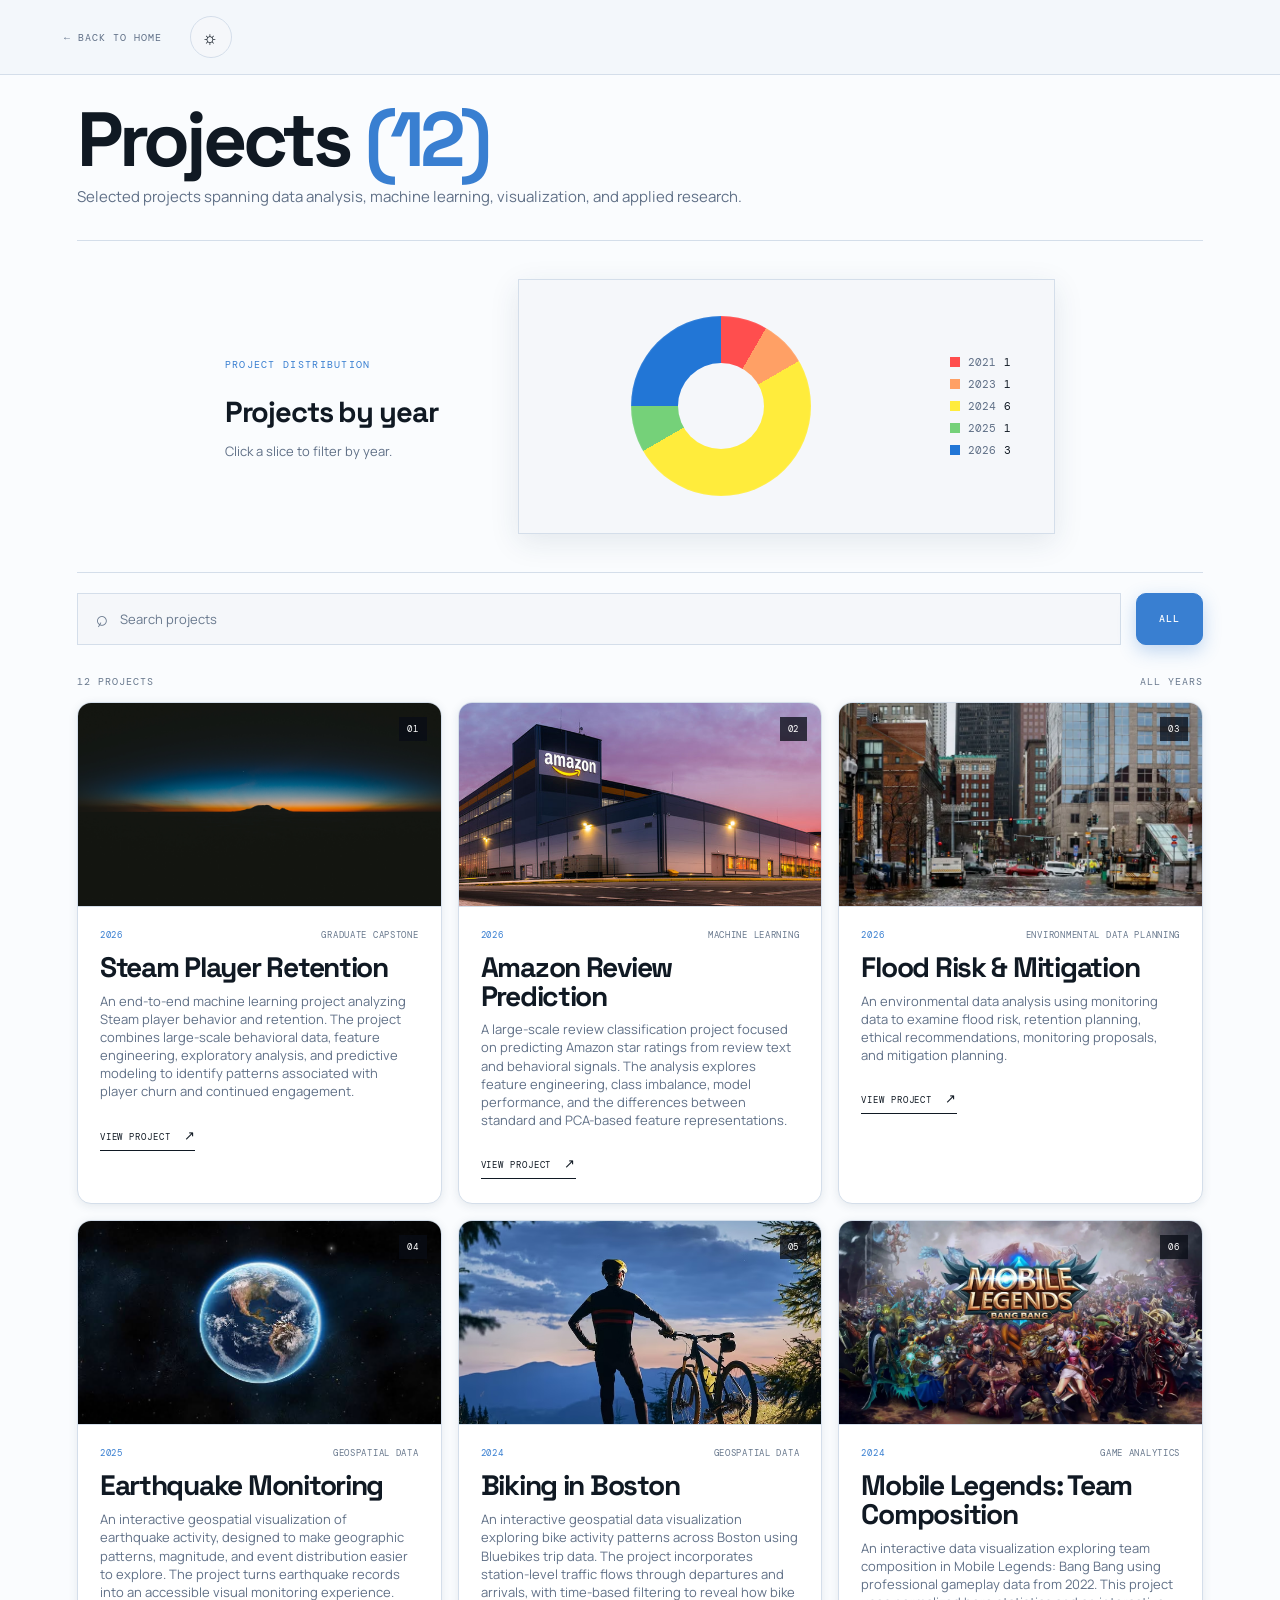
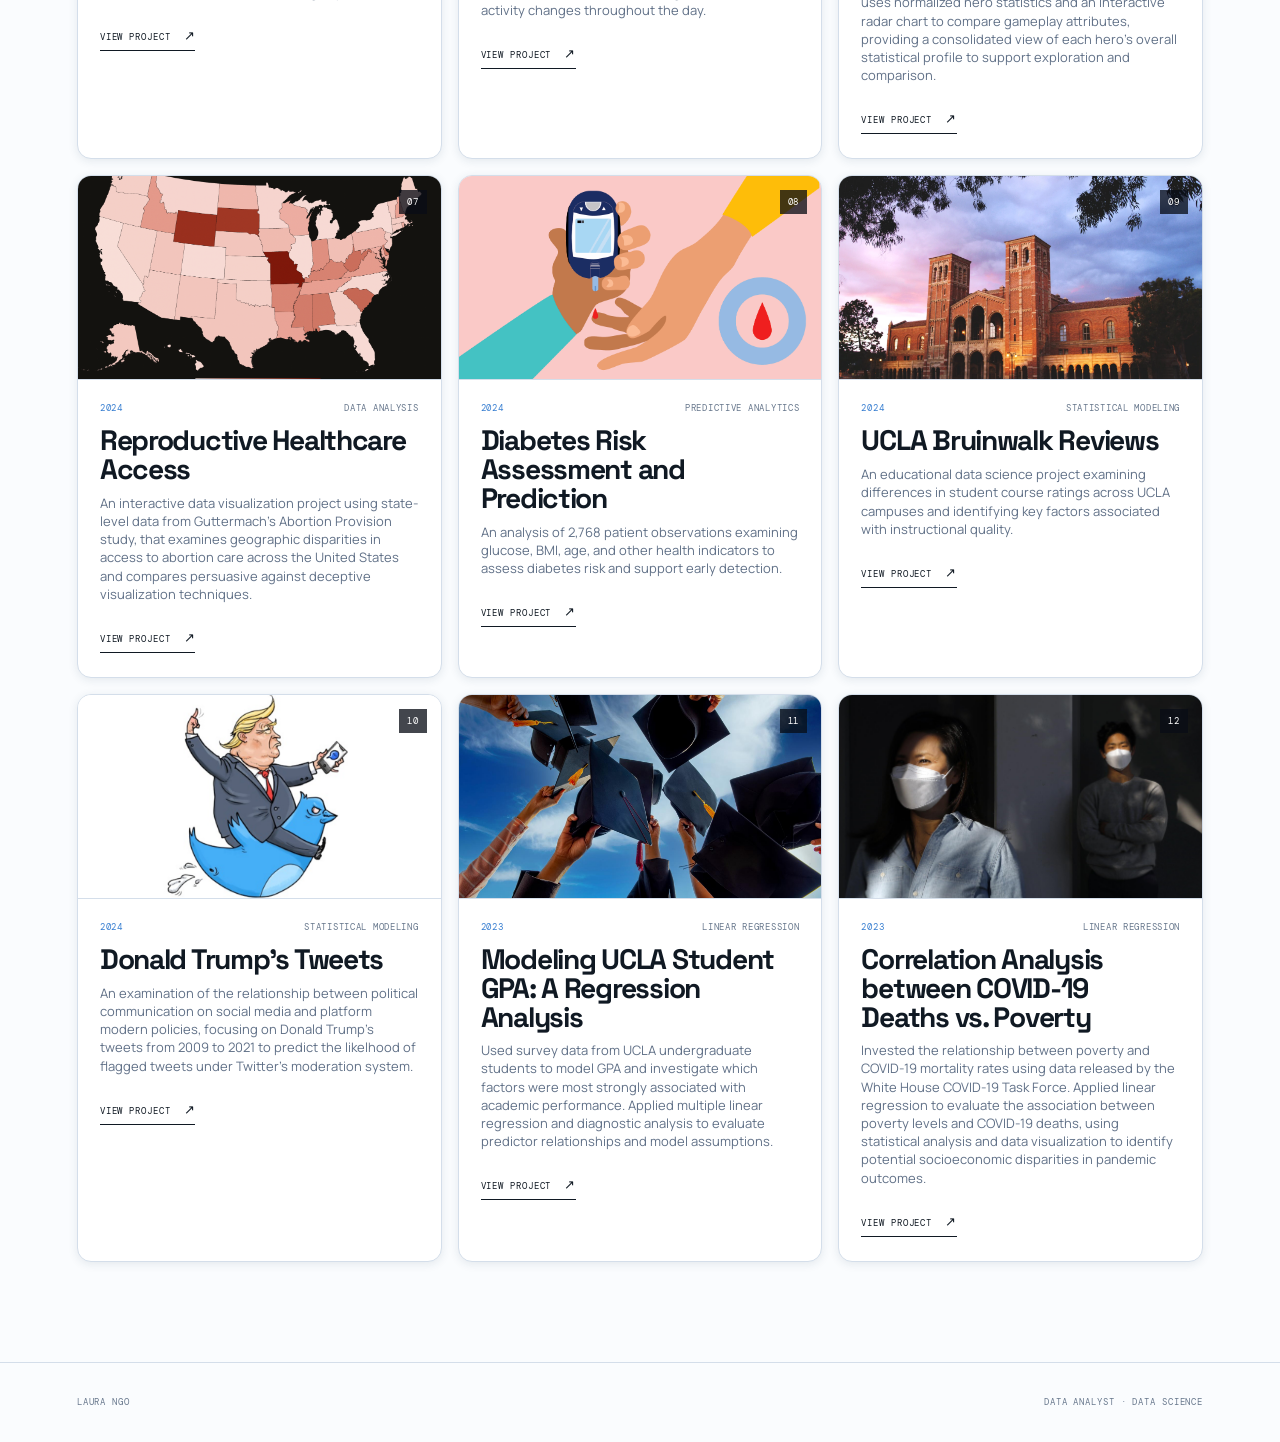
<file: projects/projects.html>
<!DOCTYPE html>
<html lang="en">

<head>
  <meta charset="UTF-8">
  <meta name="viewport" content="width=device-width, initial-scale=1.0">
  <meta name="description" content="Portfolio projects by Laura Ngo">
  <title>Projects — Laura Ngo</title>

  <link rel="preconnect" href="https://fonts.googleapis.com">
  <link rel="preconnect" href="https://fonts.gstatic.com" crossorigin>
  <link
    href="https://fonts.googleapis.com/css2?family=DM+Mono:wght@400&family=Manrope:wght@400;500;600;700;800&family=Space+Grotesk:wght@500;600;700&display=swap"
    rel="stylesheet">

  <link rel="stylesheet" href="projects.css">
</head>

<body>
  <nav class="projects-nav">
    <div class="nav-right">
      <a href="../index.html" class="back-link">← BACK TO HOME</a>
      <button type="button" class="theme-toggle" id="themeToggle" aria-label="Switch to light mode"
        title="Switch to light mode" aria-pressed="false">
        <span class="sun">☼</span>
        <span class="moon">☾</span>
      </button>
    </div>
  </nav>
  <main>
    <header class="projects-header">
      <div>
        <h1>Projects <span id="projectCount">(4)</span></h1>
        <p>Selected projects spanning data analysis, machine learning, visualization, and applied research.</p>
      </div>
    </header>

    <section class="overview">
      <div class="overview-copy">
        <span class="section-label">PROJECT DISTRIBUTION</span>
        <h2>Projects by year</h2>
        <p id="chartSummary"></p>
      </div>

      <div class="chart-card">
        <div class="chart-wrap">
          <div class="year-pie" id="yearChart" role="img"></div>
        </div>

        <div class="chart-legend" id="chartLegend"></div>
      </div>
    </section>

    <section class="project-tools" aria-label="Project filters">
      <div class="search-wrap">
        <span class="search-icon">⌕</span>
        <input id="projectSearch" type="search" placeholder="Search projects" aria-label="Search projects">
      </div>

      <div class="year-filter" id="yearFilter" aria-label="Filter projects by year">
        <button class="year-btn active" data-year="all" type="button">ALL</button>
      </div>
    </section>

    <section class="projects-section" aria-label="Project archive">
      <div class="results-bar">
        <span id="resultsCount">4 PROJECTS</span>
        <span id="activeFilter">ALL YEARS</span>
      </div>

      <div class="project-grid" id="projectGrid">
        <article class="project-card" data-year="2026" data-title="Steam Player Retention">
          <div class="project-image">
            <img src="../images/steam.jpg" alt="Steam Player Retention project visualization">
            <span class="image-number">01</span>
          </div>
          <div class="project-content">
            <div class="project-meta">
              <span>2026</span>
              <span>GRADUATE CAPSTONE</span>
            </div>
            <h2>Steam Player Retention</h2>
            <p>
              An end-to-end machine learning project analyzing Steam player behavior
              and retention. The project combines large-scale behavioral data,
              feature engineering, exploratory analysis, and predictive modeling
              to identify patterns associated with player churn and continued engagement.
            </p>
            <a class="project-link" href="https://lngo916.github.io/DSC-288R-Steam-Player-Retention-CTRLFREAKS/"
              target="_blank" rel="noopener">
              VIEW PROJECT <b>↗</b>
            </a>
          </div>
        </article>

        <article class="project-card" data-year="2026" data-title="Amazon Review Rating Prediction">
          <div class="project-image">
            <img src="../images/amazon.png" alt="Amazon Review Rating Prediction project visualization">
            <span class="image-number">02</span>
          </div>
          <div class="project-content">
            <div class="project-meta">
              <span>2026</span>
              <span>MACHINE LEARNING</span>
            </div>
            <h2>Amazon Review Prediction</h2>
            <p>
              A large-scale review classification project focused on predicting
              Amazon star ratings from review text and behavioral signals.
              The analysis explores feature engineering, class imbalance,
              model performance, and the differences between standard and PCA-based
              feature representations.
            </p>
            <a class="project-link" href="amazon.html" target="_blank"
              rel="noopener">
              VIEW PROJECT <b>↗</b>
            </a>
          </div>
        </article>

        <article class="project-card" data-year="2026" data-title="Flood Risk & Mitigation">
          <div class="project-image">
            <img src="../images/flood.png" alt="Flood Risk & Mitigation">
            <span class="image-number">03</span>
          </div>
          <div class="project-content">
            <div class="project-meta">
              <span>2026</span>
              <span>ENVIRONMENTAL DATA PLANNING</span>
            </div>
            <h2>Flood Risk & Mitigation</h2>
            <p>
              An environmental data analysis using monitoring data to examine flood risk, retention planning,
              ethical recommendations, monitoring proposals, and mitigation planning.

            </p>
            <a class="project-link"
              href="dsc267.pdf"
              target="_blank" rel="noopener">
              VIEW PROJECT <b>↗</b>
            </a>
          </div>
        </article>

        <article class="project-card" data-year="2025" data-title="Earthquake Monitoring">
          <div class="project-image">
            <img src="../images/earthquake.png" alt="Earthquake Monitoring project visualization">
            <span class="image-number">04</span>
          </div>
          <div class="project-content">
            <div class="project-meta">
              <span>2025</span>
              <span>GEOSPATIAL DATA</span>
            </div>
            <h2>Earthquake Monitoring</h2>
            <p>
              An interactive geospatial visualization of earthquake activity,
              designed to make geographic patterns, magnitude, and event
              distribution easier to explore. The project turns earthquake
              records into an accessible visual monitoring experience.
            </p>
            <a class="project-link" href="https://lngo916.github.io/DSC-209R-Bang-Sing-Se/" target="_blank"
              rel="noopener">
              VIEW PROJECT <b>↗</b>
            </a>
          </div>
        </article>

        <article class="project-card" data-year="2024" data-title="Biking in Boston">
          <div class="project-image">
            <img src="../images/biking.avif" alt="Biking in Boston">
            <span class="image-number">05</span>
          </div>
          <div class="project-content">
            <div class="project-meta">
              <span>2024</span>
              <span>GEOSPATIAL DATA</span>
            </div>
            <h2>Biking in Boston</h2>
            <p>
              An interactive geospatial data visualization exploring bike activity patterns across Boston using
              Bluebikes trip data. The project incorporates station-level traffic flows through departures and
              arrivals, with time-based filtering to reveal how bike activity changes throughout the day.
            </p>
            <a class="project-link" href="https://lngo916.github.io/DSC-209R-Biking-In-Boston/"
              aria-label="Biking in Boston">
              VIEW PROJECT <b>↗</b>
            </a>
          </div>
        </article>

        <article class="project-card" data-year="2024" data-title="Amazon Review Rating Prediction">
          <div class="project-image">
            <img src="../images/legends.png" alt="Amazon Review Rating Prediction project visualization">
            <span class="image-number">06</span>
          </div>
          <div class="project-content">
            <div class="project-meta">
              <span>2024</span>
              <span>GAME ANALYTICS</span>
            </div>
            <h2>Mobile Legends: Team Composition
            </h2>
            <p>
              An interactive data visualization exploring team composition in Mobile Legends: Bang Bang using
              professional gameplay data from 2022. This project uses normalized hero statistics and an
              interactive radar chart to compare gameplay attributes, providing a consolidated view of
              each hero's overall statistical profile to support exploration and comparison.
            </p>
            <a class="project-link" href="radar.html"
              target="_blank" rel="noopener">
              VIEW PROJECT <b>↗</b>
            </a>
          </div>
        </article>

        <article class="project-card" data-year="2024" data-title="Guttermach Abortion Data Analysis">
          <div class="project-image">
            <img src="../images/abortion.png" alt="Guttermach Abortion Data Analysis">
            <span class="image-number">07</span>
          </div>
          <div class="project-content">
            <div class="project-meta">
              <span>2024</span>
              <span>DATA ANALYSIS</span>
            </div>
            <h2>Reproductive Healthcare Access</h2>
            <p>
              An interactive data visualization project using state-level data from Guttermach's Abortion Provision
              study, that examines
              geographic disparities in access to abortion care across the United States and compares persuasive against
              deceptive visualization
              techniques.
            </p>
            <a class="project-link" href="abortion.html" target="_blank" rel="noopener">
              VIEW PROJECT <b>↗</b>
            </a>
          </div>
        </article>

        <article class="project-card" data-year="2024" data-title="Diabetes Data Analysis">
          <div class="project-image">
            <img src="../images/diabetes.png" alt="Diabetes Data Analysis">
            <span class="image-number">08</span>
          </div>
          <div class="project-content">
            <div class="project-meta">
              <span>2024</span>
              <span>PREDICTIVE ANALYTICS</span>
            </div>
            <h2>Diabetes Risk Assessment and Prediction</h2>
            <p>
              An analysis of 2,768 patient observations examining glucose, BMI, age, and other health indicators to
              assess diabetes risk and support early detection.

            </p>
            <a class="project-link" href="diabetes.html" target="_blank" rel="noopener">
              VIEW PROJECT <b>↗</b>
            </a>
          </div>
        </article>

        <article class="project-card" data-year="2024" data-title="North vs. South Bruinwalk Reviews">
          <div class="project-image">
            <img src="../images/ucla.png" alt="North vs. South Bruinwalk Reviews">
            <span class="image-number">09</span>
          </div>
          <div class="project-content">
            <div class="project-meta">
              <span>2024</span>
              <span>STATISTICAL MODELING</span>
            </div>
            <h2>UCLA Bruinwalk Reviews</h2>
            <p>
              An educational data science project examining differences in student course ratings across UCLA campuses
              and identifying key factors associated with instructional quality.

            </p>
            <a class="project-link"
              href="stats140.pdf"
              target="_blank" rel="noopener">
              VIEW PROJECT <b>↗</b>
            </a>
          </div>
        </article>

        <article class="project-card" data-year="2024" data-title="Donald Trump's Tweets - Statistical Modeling">
          <div class="project-image">
            <img src="../images/twitter.png" alt="Donald Trump's Tweets - Statistical Modeling">
            <span class="image-number">10</span>
          </div>
          <div class="project-content">
            <div class="project-meta">
              <span>2024</span>
              <span>STATISTICAL MODELING</span>
            </div>
            <h2>Donald Trump's Tweets</h2>
            <p>
              An examination of the relationship between political communication on social media and platform modern policies, 
              focusing on Donald Trump's tweets from 2009 to 2021 to predict the likelhood of flagged tweets under Twitter's 
              moderation system.

            </p>
            <a class="project-link"
              href="twitter.html"
              target="_blank" rel="noopener">
              VIEW PROJECT <b>↗</b>
            </a>
          </div>
        </article>


        <article class="project-card" data-year="2023" data-title="UCLA Regression Analysis">
          <div class="project-image">
            <img src="../images/gpa.png" alt="UCLA Regression Analysis">
            <span class="image-number">11</span>
          </div>
          <div class="project-content">
            <div class="project-meta">
              <span>2023</span> 
              <span>LINEAR REGRESSION</span>
            </div>
            <h2>Modeling UCLA Student GPA: A Regression Analysis </h2>
            <p>
              Used survey data from UCLA undergraduate students to model GPA and investigate which factors were most strongly associated with academic performance. 
              Applied multiple linear regression and diagnostic analysis to evaluate predictor relationships and model assumptions.
            </p>
            <a class="project-link"
              href="101a.pdf"
              target="_blank" rel="noopener">
              VIEW PROJECT <b>↗</b>
            </a>
          </div>
        </article>

        <article class="project-card" data-year="2021" data-title="COVID-19 Regression Analysis">
          <div class="project-image">
            <img src="../images/covid19.png" alt="COVID-19 Regression Analysis">
            <span class="image-number">12</span>
          </div>
          <div class="project-content">
            <div class="project-meta">
              <span>2023</span>
              <span>LINEAR REGRESSION</span>
            </div>
            <h2>Correlation Analysis between COVID-19 Deaths vs. Poverty </h2>
            <p>
              Invested the relationship between poverty and COVID-19 mortality rates using data released by the White House COVID-19 Task Force. 
              Applied linear regression to evaluate the association between poverty levels and COVID-19 deaths, using statistical analysis and data visualization 
              to identify potential socioeconomic disparities in pandemic outcomes.
            </p>
            <a class="project-link"
              href="stats10.html"
              target="_blank" rel="noopener">
              VIEW PROJECT <b>↗</b>
            </a>
          </div>
        </article>

      </div>

      </div>

      <div class="empty-state" id="emptyState" hidden>
        <span>NO MATCHES</span>
        <p>Try another project name or year.</p>
      </div>
    </section>
  </main>

  <footer class="projects-footer">
    <span>LAURA NGO</span>
    <span>DATA ANALYST · DATA SCIENCE</span>
  </footer>

  <script src="projects.js"></script>
</body>

</html>
</file>
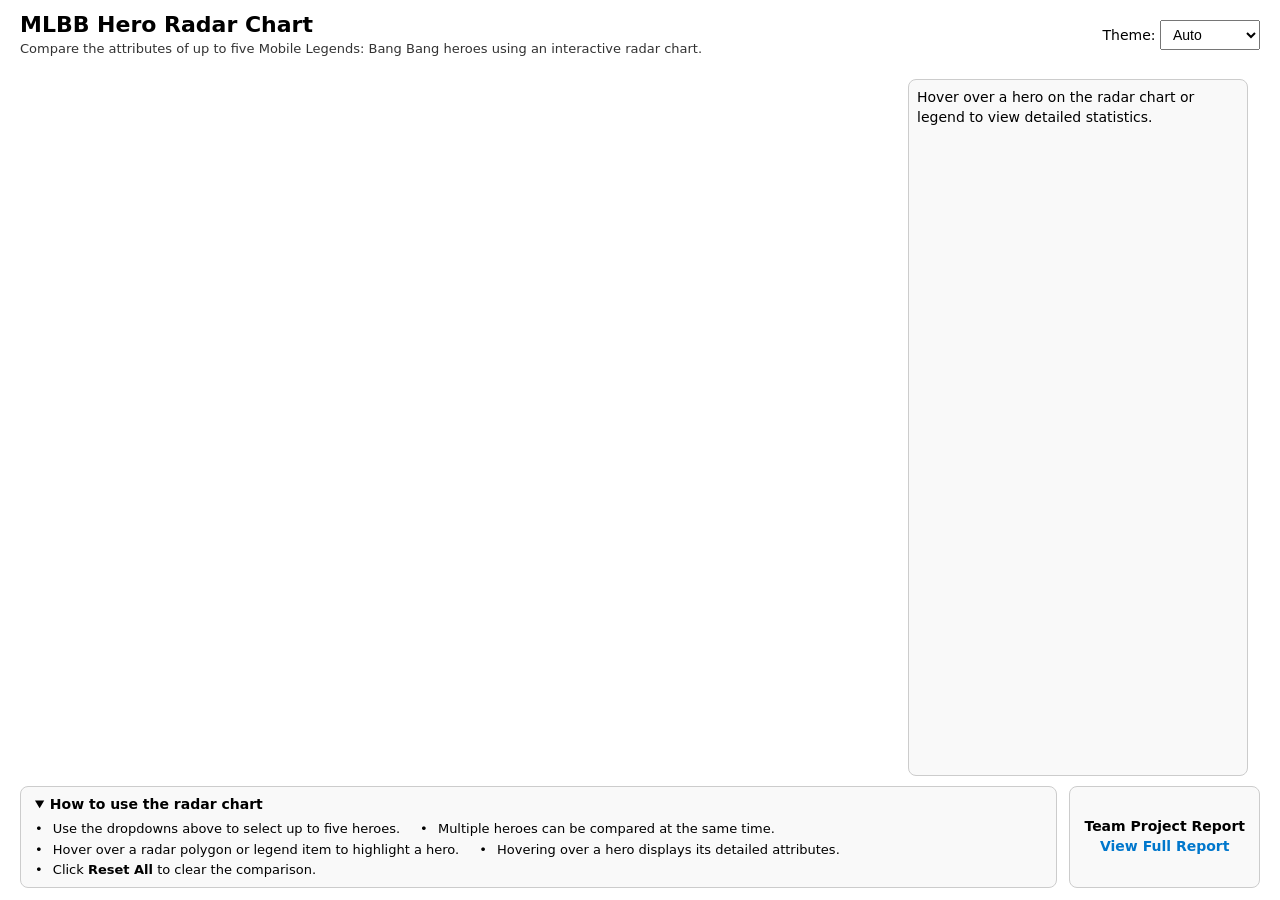
<file: projects/radar.html>
<!DOCTYPE html>
<html lang="en">

<head>
  <meta charset="utf-8">
  <meta name="viewport" content="width=device-width, initial-scale=1">

  <title>MLBB Radar Chart</title>

  <!-- D3 -->
  <script src="https://d3js.org/d3.v7.min.js"></script>

  <style>
    /* =========================================================
       GLOBAL
       ========================================================= */

    :root {
      --color-highlight: bisque;
      --color-accent: blue;
      color-scheme: light dark;
    }

    * {
      box-sizing: border-box;
    }

    html {
      height: 100%;
    }

    body {
      font-family: system-ui, -apple-system, BlinkMacSystemFont,
        "Segoe UI", Roboto,
        Helvetica, Arial, sans-serif;
      line-height: 1.4;
      margin: 0 auto;
      padding: 12px 20px;
      max-width: 1600px;
      height: 100vh;
      height: 100dvh;
      display: flex;
      flex-direction: column;
      gap: 10px;
      overflow: hidden;
      background: Canvas;
      color: CanvasText;
    }

    /* =========================================================
       HEADER (title + theme selector on one row)
       ========================================================= */

    .top {
      flex: none;
      display: flex;
      align-items: center;
      justify-content: space-between;
      gap: 16px;
    }

    h1,
    h2,
    h3 {
      line-height: 1.2;
    }

    .page-title {
      margin: 0;
      font-size: 22px;
    }

    .page-description {
      max-width: 900px;
      margin: 2px 0 0;
      font-size: 13px;
      opacity: 0.8;
    }

    label.color-scheme {
      flex: none;
      font-size: 14px;
    }

    label.color-scheme select {
      min-width: 100px;
      padding: 5px 8px;
      font-size: 14px;
    }

    /* =========================================================
       HERO SELECTORS
       ========================================================= */

    .search-container {
      flex: none;
      display: flex;
      flex-wrap: wrap;
      align-items: center;
      gap: 8px;
    }

    .hero-select {
      min-width: 150px;
      padding: 7px 10px;
      font-size: 14px;
      border: 1px solid #aaa;
      border-radius: 8px;
      background: Canvas;
      color: CanvasText;
      cursor: pointer;
    }

    .hero-select:focus {
      outline: 2px solid var(--color-accent);
      outline-offset: 2px;
    }

    /* =========================================================
       RESET BUTTON
       ========================================================= */

    #reset-btn {
      padding: 7px 16px;
      font-size: 14px;
      font-weight: 600;
      border: none;
      border-radius: 8px;
      background: #d33;
      color: white;
      cursor: pointer;
      transition:
        background 0.2s ease,
        transform 0.2s ease;
    }

    #reset-btn:hover {
      background: #b22;
      transform: translateY(-1px);
    }

    /* =========================================================
       RADAR LAYOUT
       One grid row that stretches to fill the remaining height.
       ========================================================= */

    .chart-container {
      flex: 1 1 0;
      min-height: 0;
      display: grid;
      grid-template-columns: 160px minmax(0, 1fr) 340px;
      grid-template-rows: minmax(0, 1fr);
      gap: 12px;
      width: 100%;
      padding-right: 12px;
    }

    /* =========================================================
       LEGEND
       ========================================================= */

    #legend-container {
      width: 100%;
      height: auto;
      align-self: start;
      overflow: visible;
    }

    .legend-item {
      cursor: pointer;
    }

    .legend-item text {
      fill: currentColor;
    }

    .legend-item .legend-role {
      font-weight: 400 !important;
    }


    /* =========================================================
       RADAR SVG
       ========================================================= */

    #radar {
      display: block;
      width: 100%;
      height: 100%;
      min-width: 0;
      min-height: 0;
      overflow: visible;
    }

    .axis line {
      stroke: #aaa;
      stroke-width: 1px;
    }

    .grid {
      fill: none;
      stroke: #ddd;
      stroke-width: 1px;
    }

    .label {
      font-size: 12px;
      text-anchor: middle;
      fill: currentColor;
    }

    .area {
      fill-opacity: 0.3;
      stroke-width: 2px;
      transition:
        fill-opacity 150ms ease,
        stroke-width 150ms ease;
    }

    .dot {
      pointer-events: none;
    }


    /* =========================================================
       STATS PANEL
       ========================================================= */

    #stats-panel {
      align-self: stretch;
      min-width: 0;
      min-height: 0;
      container-type: size;
      overflow: auto;
      padding: 2px 8px;
      border: 1px solid #ccc;
      border-radius: 8px;
      background: color-mix(in srgb, Canvas 95%, gray);
    }

    #stats-panel>p {
      margin: 0;
      padding: 6px 0;
      font-size: 14px;
    }

    .stat-card {
      height: 39%;
      padding-left: 10px;
      border-left: 4px solid transparent;
      font-size: clamp(9px, calc(100cqh / 23.5), 14px);
    }

    .stat-card h2 {
      margin: 0 0 0.5em;
      font-size: 1.4em;
    }

    #stats-panel .stat-role {
      margin: 0 0 0.5em;
      font-size: 1em;
    }

    #stats-panel table {
      width: 100%;
      border-collapse: collapse;
      font-size: 1em;
    }

    #stats-panel td {
      padding: 0.12em 0.4em;
    }

    #stats-panel td:first-child {
      color: #666;
      white-space: nowrap;
    }

    body.dark-mode #stats-panel td:first-child {
      color: #aaa;
    }

    /* =========================================================
       INSTRUCTIONS / REPORT (compact bottom strip)
       ========================================================= */

    .bottom-container {
      flex: none;
      display: flex;
      gap: 12px;
      width: 100%;
    }

    #instructions,
    #project-report {
      padding: 8px 14px;
      border: 1px solid #ccc;
      border-radius: 8px;
      background: color-mix(in srgb, Canvas 95%, gray);
    }

    #instructions {
      flex: 1;
      min-width: 0;
    }

    #instructions summary {
      cursor: pointer;
      font-size: 14px;
      font-weight: 600;
    }

    #instructions ul {
      display: flex;
      flex-wrap: wrap;
      gap: 2px 20px;
      margin: 6px 0 0;
      padding: 0;
      list-style: none;
      font-size: 13px;
    }

    #instructions li::before {
      content: "\2022";
      margin-right: 6px;
    }

    #project-report {
      flex: none;
      display: flex;
      flex-direction: column;
      justify-content: center;
      align-items: center;
      text-align: center;
    }

    #project-report h3 {
      margin: 0 0 2px;
      font-size: 14px;
    }

    #project-report a {
      color: #0077cc;
      font-size: 14px;
      font-weight: 600;
      text-decoration: none;
    }

    #project-report a:hover {
      text-decoration: underline;
    }


    /* =========================================================
       RESPONSIVE
       ========================================================= */

    @media (max-width: 1000px) {
      .chart-container {
        grid-template-columns: 140px minmax(0, 1fr) 300px;
        gap: 8px;
      }

    }

    @media (max-width: 750px) {

      body {
        padding: 10px 12px;
        gap: 8px;
      }

      .page-description {
        display: none;
      }

      .chart-container {
        grid-template-columns: 1fr 1fr;
        grid-template-rows: minmax(0, 1fr) auto;
        gap: 8px;
      }

      #radar {
        grid-column: 1 / -1;
        grid-row: 1;
      }

      #legend-container {
        grid-column: 1;
        grid-row: 2;
      }

      #stats-panel {
        grid-column: 2;
        grid-row: 2;
        height: 34dvh;
        padding: 2px 8px;
      }

      .hero-select {
        flex: 1 1 40%;
        min-width: 0;
      }

      #reset-btn {
        flex: 1 1 100%;
      }

      #project-report {
        display: none;
      }

    }
  </style>
</head>


<body>
  <!-- =======================================================
       TITLE 
       ======================================================== -->
  <header class="top">
    <div>
      <h1 class="page-title">
        MLBB Hero Radar Chart
      </h1>
      <p class="page-description">
        Compare the attributes of up to five Mobile Legends: Bang Bang
        heroes using an interactive radar chart.
      </p>
    </div>
  </header>


  <!-- =======================================================
       HERO SELECTORS
       ======================================================== -->

  <div class="search-container"></div>
  <div class="chart-container">
    <svg id="legend-container"></svg>
    <svg id="radar"></svg>
    <div id="stats-panel">
      <p>
        Hover over a hero on the radar chart or legend to view
        detailed statistics.
      </p>
    </div>

  </div>

  <div class="bottom-container">
    <details id="instructions" open>
      <summary>
        How to use the radar chart
      </summary>
      <ul>
        <li> Use the dropdowns above to select up to five heroes.</li>
        <li> Multiple heroes can be compared at the same time.</li>
        <li> Hover over a radar polygon or legend item to highlight a hero.</li>
        <li> Hovering over a hero displays its detailed attributes. </li>
        <li> Click <strong>Reset All</strong> to clear the comparison. </li>
      </ul>
    </details>

    <div id="project-report">
      <h3> Team Project Report</h3>
      <a href="../static/Project3_Report.pdf" target="_blank" rel="noopener noreferrer"> View Full Report</a>
    </div>
  </div>

  <script>

    /* =========================================================
       THEME
       ========================================================= */
    document.querySelector(".top").insertAdjacentHTML(
      "beforeend",
      `
        <label class="color-scheme">
          Theme:
          <select>
            <option value="light dark"> Auto</option>
            <option value="light"> Light</option>
            <option value="dark"> Dark</option>
          </select>
        </label>
      `
    );

    const themeSelect = document.querySelector("label.color-scheme > select");

    function applyColorScheme(scheme) {
      let colorScheme = scheme;
      if (scheme === "light dark") {
        const prefersDark = window.matchMedia("(prefers-color-scheme: dark)").matches;
        colorScheme = prefersDark ? "dark" : "light";
      }
      document.body.classList.remove("dark-mode", "light-mode");
      document.body.classList.add(`${colorScheme}-mode`);
      document.documentElement.style.setProperty("color-scheme", colorScheme);
    }

    const savedPreference = localStorage.getItem("color-scheme-user-preference");

    if (savedPreference) {
      applyColorScheme(savedPreference);
      themeSelect.value = savedPreference;
    } else {
      applyColorScheme("light dark");
    }


    themeSelect.addEventListener("input",
      event => {
        const scheme = event.target.value;
        applyColorScheme(scheme);
        localStorage.setItem("color-scheme-user-preference", scheme);
      }
    );
    if (window.matchMedia("(max-width: 750px), (max-height: 620px)").matches
    ) {
      document.getElementById("instructions").removeAttribute("open");
    }

    /* =========================================================
       FETCH JSON
       ========================================================= */

    async function fetchJSON(url) {
      try {
        console.log("Loading JSON:", url);
        const response = await fetch(url);
        if (!response.ok) {
          throw new Error(`HTTP ${response.status}: ${response.statusText}`);
        }
        const data = await response.json();
        console.log("JSON loaded:", data);
        return data;
      }

      catch (error) {
        console.error("Error loading JSON:", error);
        return [];
      }

    }

    /* =========================================================
       RADAR CONFIGURATION
       ========================================================= */

    const axes = [
      "Hp",
      "Hp_Regen",
      "Mana",
      "Mana_Regen",
      "Phy_Damage",
      "Phy_Defence",
      "Mag_Defence",
      "Mov_Speed"
    ];

    const levels = 5;
    const width = 800;
    const height = 600;
    const margin = 90;


    const radius = Math.min(width, height) / 2 - margin;
    const colors = d3.schemeTableau10;
    const angleSlice = (2 * Math.PI) / axes.length;
    const r = d3.scaleLinear().domain([0, 1]).range([0, radius]);
    const legendRowHeight = 48;

    /* =========================================================
       SELECTED HEROES
       ========================================================= */
    const selectedHeroes = [];
    /* =========================================================
       CREATE RADAR SVG
       ========================================================= */

    const svg = d3.select("#radar")
      .attr("viewBox", `0 0 ${width} ${height}`)
      .attr("preserveAspectRatio", "xMidYMid meet");

    const g = svg.append("g")
      .attr("class", "plot")
      .attr("transform", `translate(
            ${width / 2},
            ${height / 2}
          )`
      );

    /* =========================================================
       DRAW RADAR GRID
       ========================================================= */
    function drawRadarCoordinate() {
      for (let level = 1; level <= levels; level++) {
        g.append("circle")
          .attr("class", "grid")
          .attr("r", (level / levels) * radius);
      }

      /* -------------------------
         Axis groups
         ------------------------- */
      const axis =
        g.selectAll(".axis")
          .data(axes)
          .join("g")
          .attr("class", "axis");

      /* -------------------------
         Axis lines
         ------------------------- */
      axis.append("line")
        .attr("x1", 0)
        .attr("y1", 0)

        .attr("x2", (_, i) => Math.cos(angleSlice * i - Math.PI / 2) * radius)

        .attr(
          "y2",
          (_, i) =>
            Math.sin(
              angleSlice * i -
              Math.PI / 2
            ) * radius
        );


      /* -------------------------
         Axis labels
         ------------------------- */

      axis.append("text")

        .attr(
          "class",
          "label"
        )

        .attr(
          "x",
          (_, i) =>
            Math.cos(
              angleSlice * i -
              Math.PI / 2
            ) * (radius + 45)
        )

        .attr(
          "y",
          (_, i) =>
            Math.sin(
              angleSlice * i -
              Math.PI / 2
            ) * (radius + 45)
        )

        .attr(
          "text-anchor",
          "middle"
        )

        .style(
          "font-size",
          "15px"
        )

        .style(
          "font-weight",
          "500"
        )

        .text(
          d => d
        );


      /* -------------------------
         Grid value labels
         ------------------------- */

      g.selectAll(".grid-label")

        .data(
          d3.range(
            1,
            levels + 1
          )
        )

        .join("text")

        .attr(
          "class",
          "grid-label label"
        )

        .attr(
          "x",
          0
        )

        .attr(
          "y",
          d =>
            -r(
              d / levels
            )
        )

        .attr(
          "dy",
          "-0.4em"
        )

        .style(
          "font-size",
          "11px"
        )

        .text(
          d =>
            (d / levels)
              .toFixed(1)
        );

    }


    /* =========================================================
       DRAW RADAR POLYGONS
       ========================================================= */

    function drawRadar(series) {

      /* Remove previous polygons */

      g.selectAll(
        ".area, .dot"
      ).remove();


      if (
        !series ||
        series.length === 0
      ) {

        return;

      }


      /* -------------------------
         Radial line generator
         ------------------------- */

      const radialLine =
        d3.lineRadial()

          .curve(
            d3.curveLinearClosed
          )

          .radius(
            d => r(d.value)
          )

          .angle(
            (_, i) =>
              i * angleSlice
          );


      /* -------------------------
         Draw each hero
         ------------------------- */

      series.forEach(
        (hero, heroIndex) => {

          const points =
            axes.map(axis => ({

              axis: axis,

              value:
                Number(hero[axis]) || 0

            }));


          /* ---------------------
             Polygon
             --------------------- */

          g.append("path")

            .attr(
              "class",
              `area area-${heroIndex}`
            )

            .attr(
              "fill",
              colors[
              heroIndex %
              colors.length
              ]
            )

            .attr(
              "fill-opacity",
              0.3
            )

            .attr(
              "stroke",
              colors[
              heroIndex %
              colors.length
              ]
            )

            .attr(
              "stroke-width",
              2
            )

            .attr(
              "d",
              radialLine(points)
            )

            .on(
              "mouseover",
              () => {

                highlightHero(
                  heroIndex,
                  hero
                );

              }
            )

            .on(
              "mouseout",
              clearHighlight
            );


          /* ---------------------
             Data point dots
             --------------------- */

          g.selectAll(
            `.dot-${heroIndex}`
          )

            .data(points)

            .join("circle")

            .attr(
              "class",
              `dot dot-${heroIndex}`
            )

            .attr(
              "r",
              5
            )

            .attr(
              "fill",
              colors[
              heroIndex %
              colors.length
              ]
            )

            .attr(
              "transform",
              point => {

                const axisIndex =
                  axes.indexOf(
                    point.axis
                  );


                const angle =
                  axisIndex *
                  angleSlice;


                const x =
                  Math.cos(
                    angle -
                    Math.PI / 2
                  ) *
                  r(point.value);


                const y =
                  Math.sin(
                    angle -
                    Math.PI / 2
                  ) *
                  r(point.value);


                return `
                  translate(
                    ${x},
                    ${y}
                  )
                `;

              }
            );

        }
      );

    }


    /* =========================================================
       DRAW LEGEND
       ========================================================= */

    function drawLegend(series) {

      const legend =
        d3.select(
          "#legend-container"
        );


      legend
        .selectAll("*")
        .remove();


      if (
        !series ||
        series.length === 0
      ) {

        return;

      }


      legend
        .attr(
          "width",
          220
        )

        .attr(
          "height",
          series.length *
          legendRowHeight + 10
        );


      series.forEach(
        (hero, heroIndex) => {

          const row =
            legend.append("g")

              .attr(
                "class",
                `legend-item legend-item-${heroIndex}`
              )

              .attr(
                "transform",
                `translate(
                  5,
                  ${heroIndex * legendRowHeight + 10}
                )`
              )

              .on(
                "mouseover",
                () => {

                  highlightHero(
                    heroIndex,
                    hero
                  );

                }
              )

              .on(
                "mouseout",
                clearHighlight
              );


          /* Color swatch */

          row.append("rect")

            .attr(
              "width",
              25
            )

            .attr(
              "height",
              25
            )

            .attr(
              "rx",
              4
            )

            .attr(
              "fill",
              colors[
              heroIndex %
              colors.length
              ]
            );


          /* Hero name */

          row.append("text")

            .attr("x", 36)
            .attr("y", 11)

            .style("font-size", "14px")
            .style("font-weight", "500")

            .text(hero.Name);


          /* Hero role (second line) */

          row.append("text")

            .attr("class", "legend-role")
            .attr("x", 36)
            .attr("y", 25)

            .style("font-size", "12px")

            .text(hero.Role);

        }
      );

    }


    /* =========================================================
       HIGHLIGHT HERO
       ========================================================= */

    function highlightHero(
      selectedIndex,
      hero
    ) {

      /* Dim all polygons */

      g.selectAll(
        "path.area"
      )

        .attr(
          "fill-opacity",
          0.05
        )

        .attr(
          "stroke-width",
          1.5
        );


      /* Highlight selected polygon */

      g.select(
        `path.area-${selectedIndex}`
      )

        .attr(
          "fill-opacity",
          0.85
        )

        .attr(
          "stroke-width",
          3
        );


      /* Dim legend text */

      d3.select(
        "#legend-container"
      )

        .selectAll(
          ".legend-item text"
        )

        .style(
          "opacity",
          0.35
        )

        .style(
          "font-weight",
          "500"
        );


      /* Highlight selected legend */

      d3.select(
        "#legend-container"
      )

        .select(
          `.legend-item-${selectedIndex} text`
        )

        .style(
          "opacity",
          1
        )

        .style(
          "font-weight",
          "700"
        );


      /* Show stats */

      showHeroStats(
        selectedIndex,
        hero
      );

    }


    /* =========================================================
       SHOW HERO STATS
       ========================================================= */

    function showHeroStats(
      selectedIndex,
      hero
    ) {

      const panel =
        d3.select(
          "#stats-panel"
        );


      if (!hero) {

        panel.html("");

        return;

      }


      const heroColor =
        colors[
        selectedIndex %
        colors.length
        ];


      panel.html(`

        <div
          class="stat-card"
          style="border-left-color: ${heroColor};"
        >

          <h2
            style="
              color: ${heroColor};
            "
          >
            ${hero.Name}
          </h2>


          <p class="stat-role">
            ${hero.Primary_Role}
          </p>


          <table>

            ${axes.map(axis => `

              <tr>

                <td>
                  ${axis}
                </td>

                <td
                  style="
                    text-align: right;
                    font-weight: 600;
                  "
                >
                  ${hero[axis]}
                </td>

              </tr>

            `).join("")}


            <tr>

              <td
                style="
                  color: ${heroColor};
                  font-weight: 600;
                "
              >
                Win Rate
              </td>

              <td
                style="
                  text-align: right;
                  color: ${heroColor};
                  font-weight: 700;
                "
              >
                ${Number.isFinite(
        Number(hero.win_ratio)
      )
          ? Math.round(
            Number(hero.win_ratio) * 100
          ) + "%"
          : "N/A"
        }
              </td>

            </tr>


            <tr>

              <td>
                Release Year
              </td>

              <td
                style="
                  text-align: right;
                  font-weight: 600;
                "
              >
                ${hero.release_year ??
        "N/A"
        }
              </td>

            </tr>

          </table>

        </div>

      `);

    }


    /* =========================================================
       CLEAR HIGHLIGHT
       ========================================================= */

    function clearHighlight() {

      g.selectAll(
        "path.area"
      )

        .attr(
          "fill-opacity",
          0.3
        )

        .attr(
          "stroke-width",
          2
        );


      d3.select(
        "#legend-container"
      )

        .selectAll(
          ".legend-item text"
        )

        .style(
          "opacity",
          1
        )

        .style(
          "font-weight",
          "500"
        );


      d3.select(
        "#stats-panel"
      ).html(`

        <p>
          Hover over a hero on the radar chart
          or legend to view detailed statistics.
        </p>

      `);

    }


    /* =========================================================
       CREATE HERO DROPDOWNS
       ========================================================= */

    function createHeroSelectors(
      data,
      onSelect
    ) {

      const container =
        d3.select(
          ".search-container"
        );


      /* Create five dropdowns */

      for (
        let i = 0;
        i < 5;
        i++
      ) {

        container
          .append("select")

          .attr(
            "class",
            "hero-select"
          )

          .attr(
            "id",
            `hero-${i}`
          )

          .on(
            "change",
            function () {

              const name =
                this.value;


              /* Empty selection */

              if (!name) {

                selectedHeroes[i] =
                  null;

              }

              /* Selected hero */

              else {

                selectedHeroes[i] =
                  data.find(
                    hero =>
                      hero.Name === name
                  );

              }


              updateDropdowns();


              onSelect(
                selectedHeroes
                  .filter(Boolean)
              );

            }
          );

      }


      /* -------------------------------------------------------
         Update dropdown options
         ------------------------------------------------------- */

      function updateDropdowns() {

        const chosenNames =
          selectedHeroes
            .filter(Boolean)
            .map(
              hero => hero.Name
            );


        container
          .selectAll(
            ".hero-select"
          )

          .each(
            function (_, index) {

              const select =
                d3.select(this);


              const currentHero =
                selectedHeroes[index];


              /* Remove old options */

              select
                .selectAll("option")
                .remove();


              /* Placeholder */

              select
                .append("option")

                .attr(
                  "value",
                  ""
                )

                .text(
                  "-- Select Hero --"
                );


              /* Hero options */

              data.forEach(
                hero => {

                  const alreadyChosen =
                    chosenNames.includes(
                      hero.Name
                    );


                  const isCurrentHero =
                    currentHero &&
                    currentHero.Name ===
                    hero.Name;


                  if (
                    !alreadyChosen ||
                    isCurrentHero
                  ) {

                    select
                      .append("option")

                      .attr(
                        "value",
                        hero.Name
                      )

                      .text(
                        hero.Name
                      );

                  }

                }
              );


              /* Restore selection */

              select.property(
                "value",
                currentHero
                  ? currentHero.Name
                  : ""
              );

            }
          );

      }


      /* Initial dropdown setup */

      updateDropdowns();

    }


    /* =========================================================
       RESET BUTTON
       ========================================================= */

    function createResetButton() {

      const container =
        d3.select(
          ".search-container"
        );


      container

        .append("button")

        .attr(
          "id",
          "reset-btn"
        )

        .text(
          "Reset All"
        )

        .on(
          "click",
          () => {

            /* Clear selections */

            selectedHeroes.length = 0;


            /* Reset dropdowns */

            d3.selectAll(
              ".hero-select"
            )

              .property(
                "value",
                ""
              );


            /* Remove polygons */

            g.selectAll(
              ".area, .dot"
            ).remove();


            /* Remove legend */

            d3.select(
              "#legend-container"
            )

              .selectAll("*")
              .remove();


            /* Clear stats */

            d3.select(
              "#stats-panel"
            ).html(`

              <p>
                Hover over a hero on the radar chart
                or legend to view detailed statistics.
              </p>

            `);

          }
        );

    }


    /* =========================================================
       NORMALIZE DATA
       ========================================================= */

    function normalizeData(data) {

      const maxValues = {};


      /* Find maximum for every radar axis */

      axes.forEach(
        axis => {

          maxValues[axis] =
            d3.max(
              data,
              hero =>
                Number(hero[axis]) || 0
            );

        }
      );


      /* Normalize each hero */

      return data.map(
        hero => {

          const normalized = {

            Name:
              hero.Name,

            Role:
              hero.Primary_Role,

            release_year:
              hero.release_year

          };


          axes.forEach(
            axis => {

              const value =
                Number(hero[axis]) || 0;


              const max =
                maxValues[axis];


              normalized[axis] =
                max > 0
                  ? value / max
                  : 0;

            }
          );


          return normalized;

        }
      );

    }


    /* =========================================================
       MAIN INITIALIZATION
       ========================================================= */

    (async function init() {

      console.log(
        "Initializing MLBB radar chart..."
      );


      /* Load JSON */

      const rawData =
        await fetchJSON(
          "../data/heroes.json"
        );


      /* Make sure data loaded */

      if (
        !Array.isArray(rawData) ||
        rawData.length === 0
      ) {

        console.error(
          "No hero data was loaded."
        );


        d3.select(
          "#stats-panel"
        ).html(`

          <p>
            Unable to load hero data.
            Check that
            <strong>
              ../data/heroes.json
            </strong>
            exists and is valid JSON.
          </p>

        `);

        return;

      }


      console.log(
        `Loaded ${rawData.length} heroes.`
      );


      /* Normalize */

      const normalizedData =
        normalizeData(
          rawData
        );


      /* Draw radar background */

      drawRadarCoordinate();


      /* Create dropdowns */

      createHeroSelectors(
        normalizedData,

        selected => {

          drawRadar(
            selected
          );

          drawLegend(
            selected
          );

        }
      );


      /* Create reset button */

      createResetButton();


      console.log(
        "MLBB radar chart initialized."
      );

    })();

  </script>

</body>

</html>
</file>
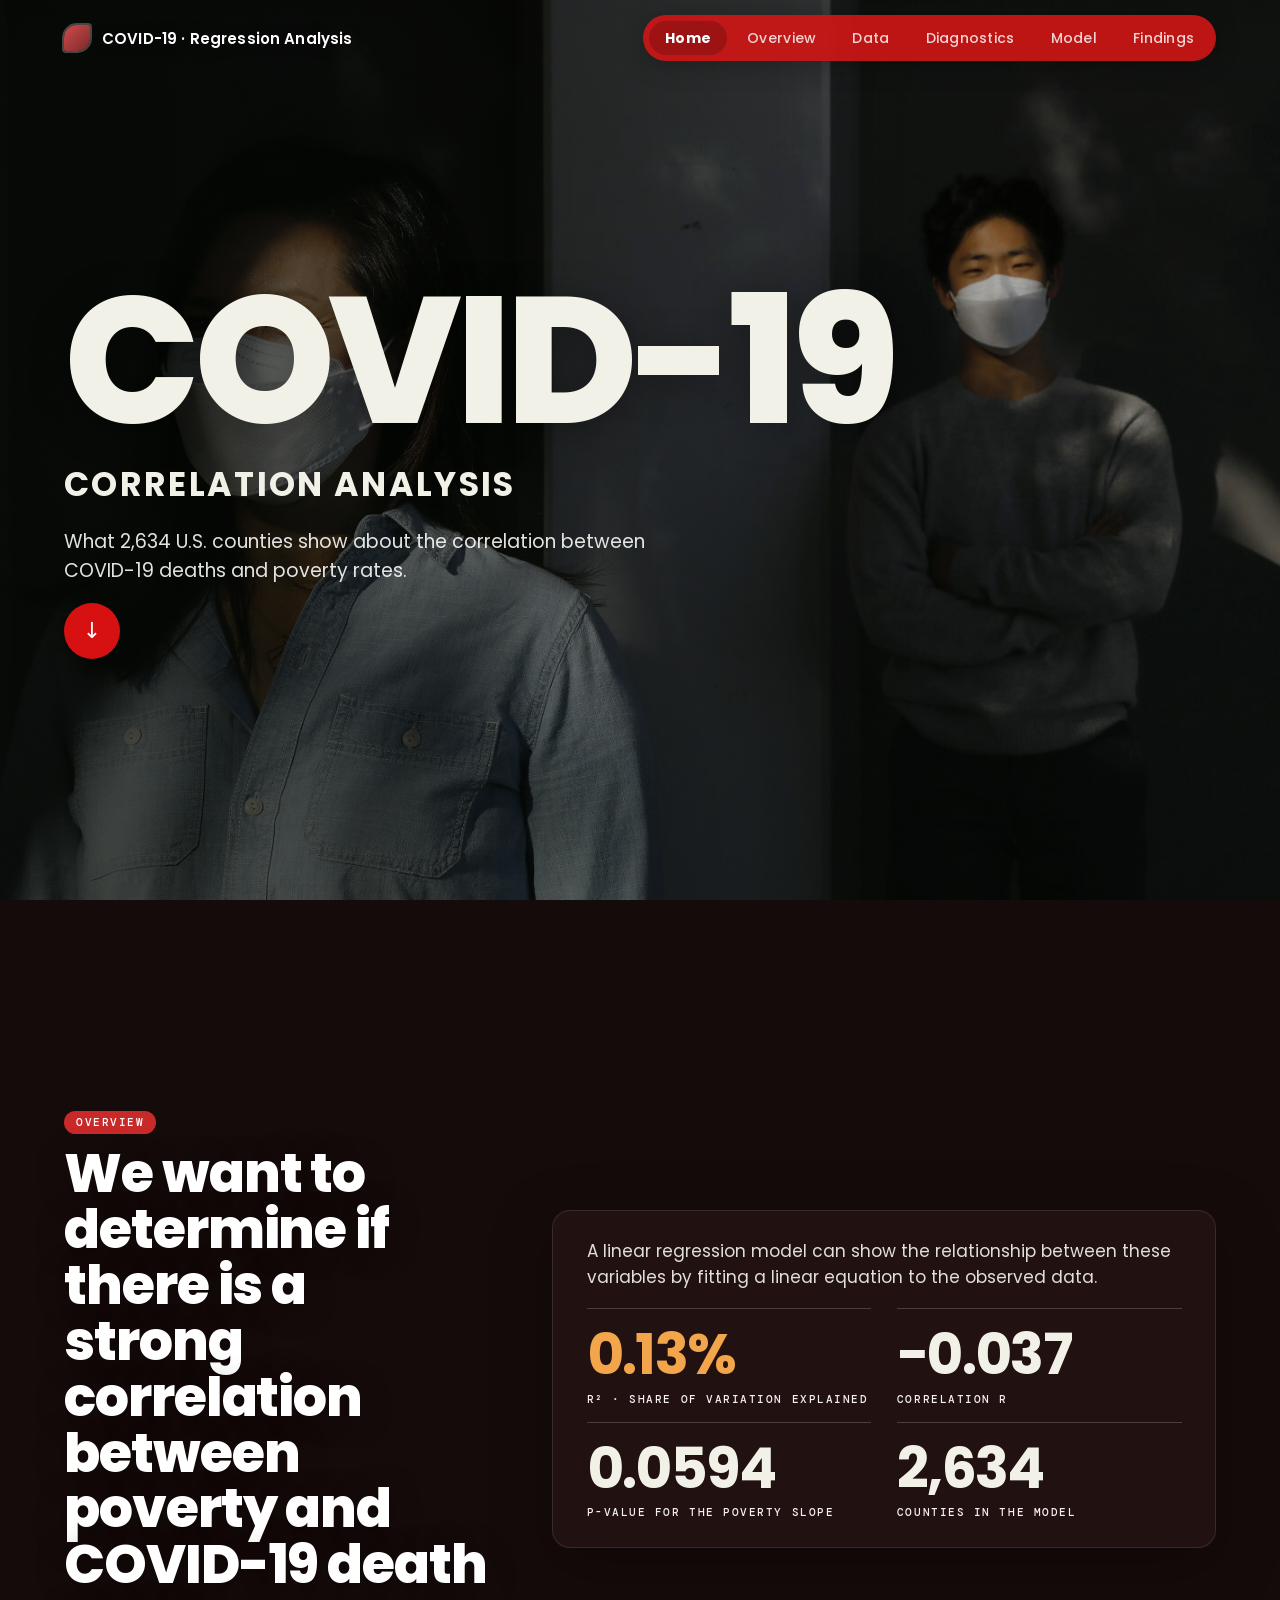
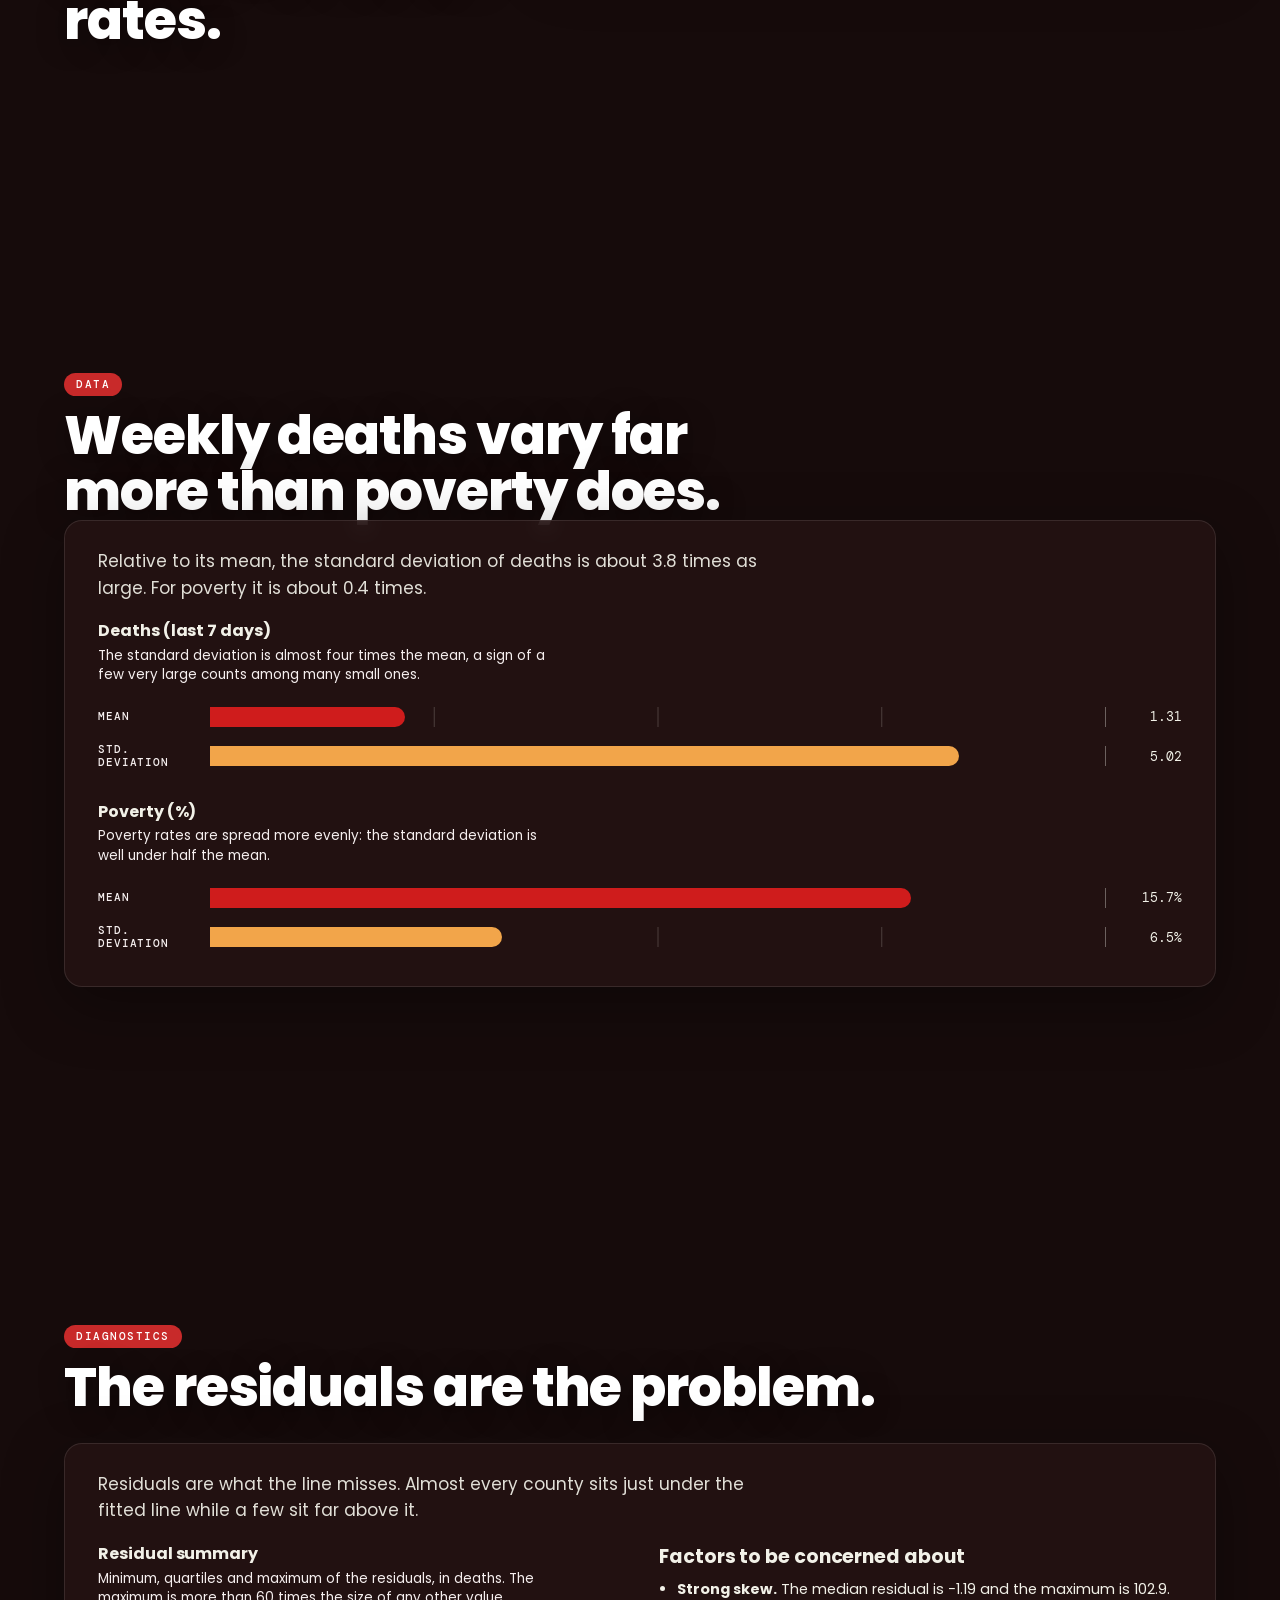
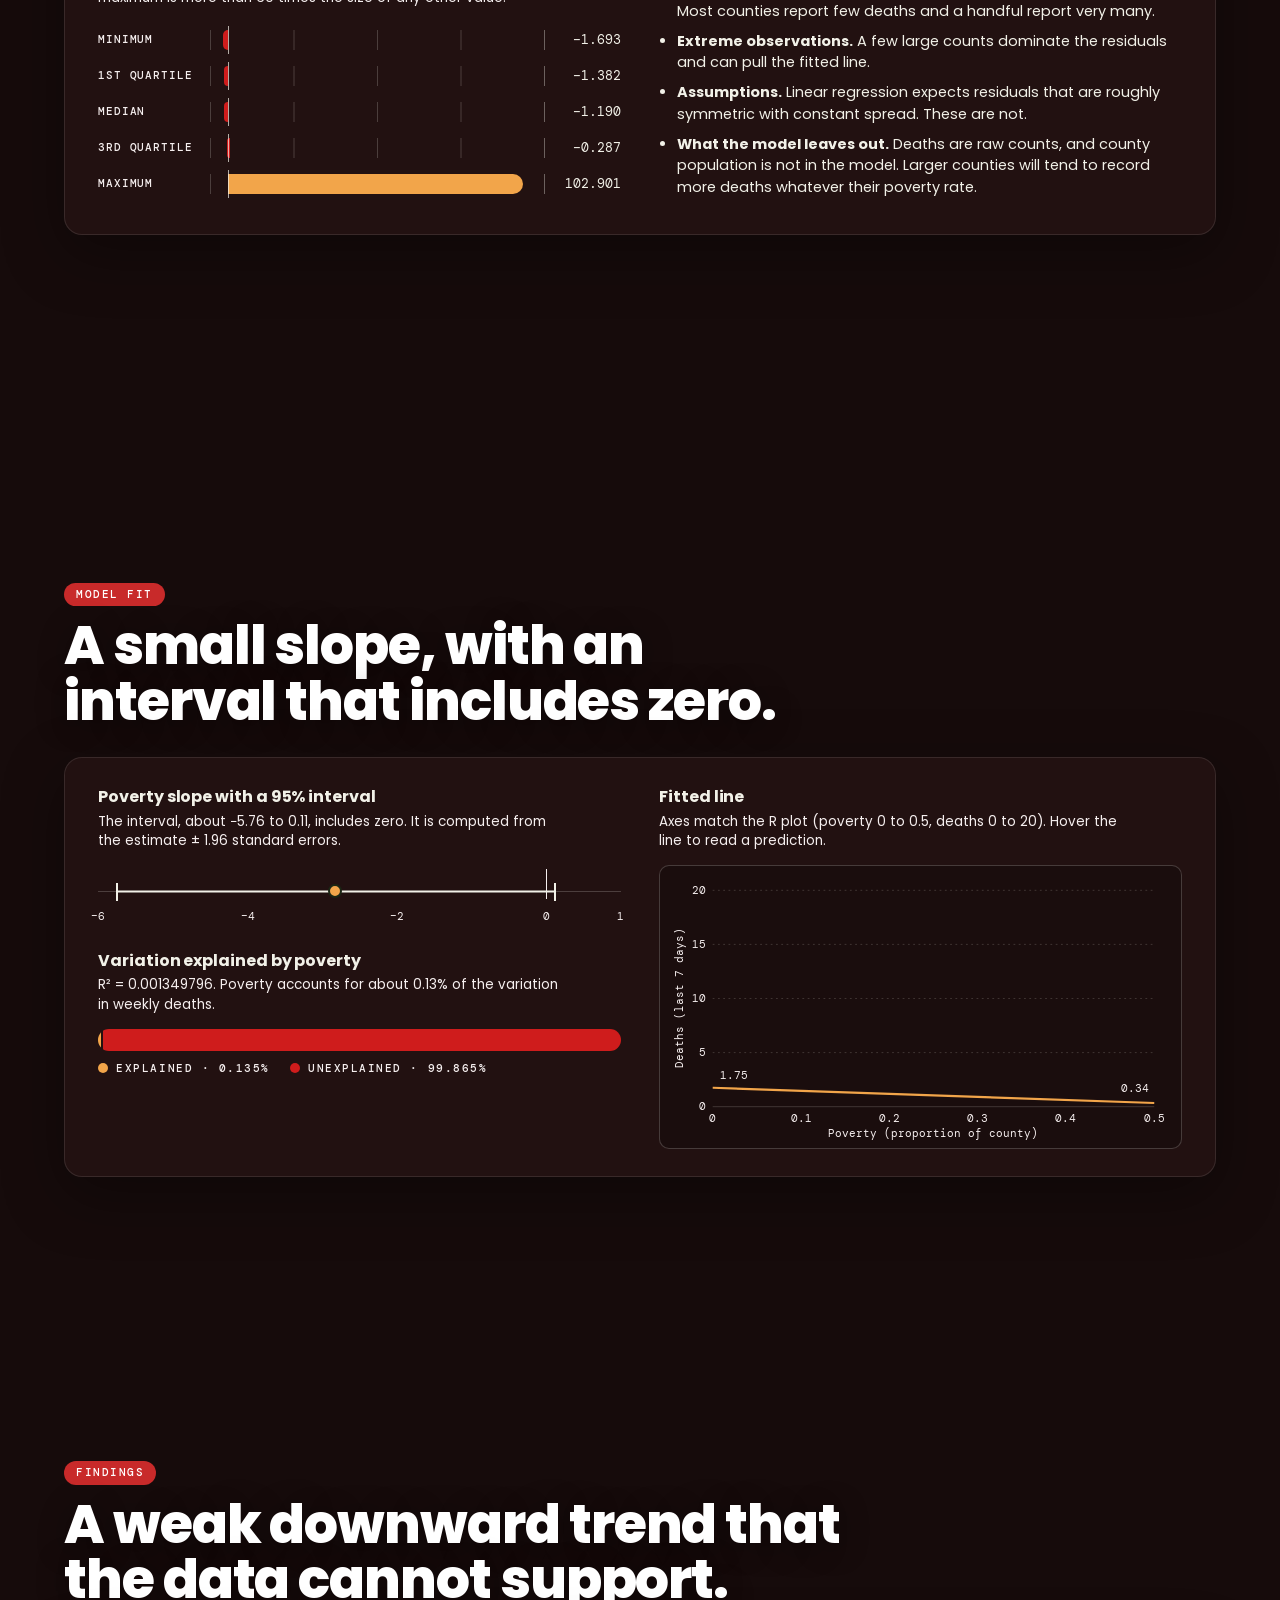
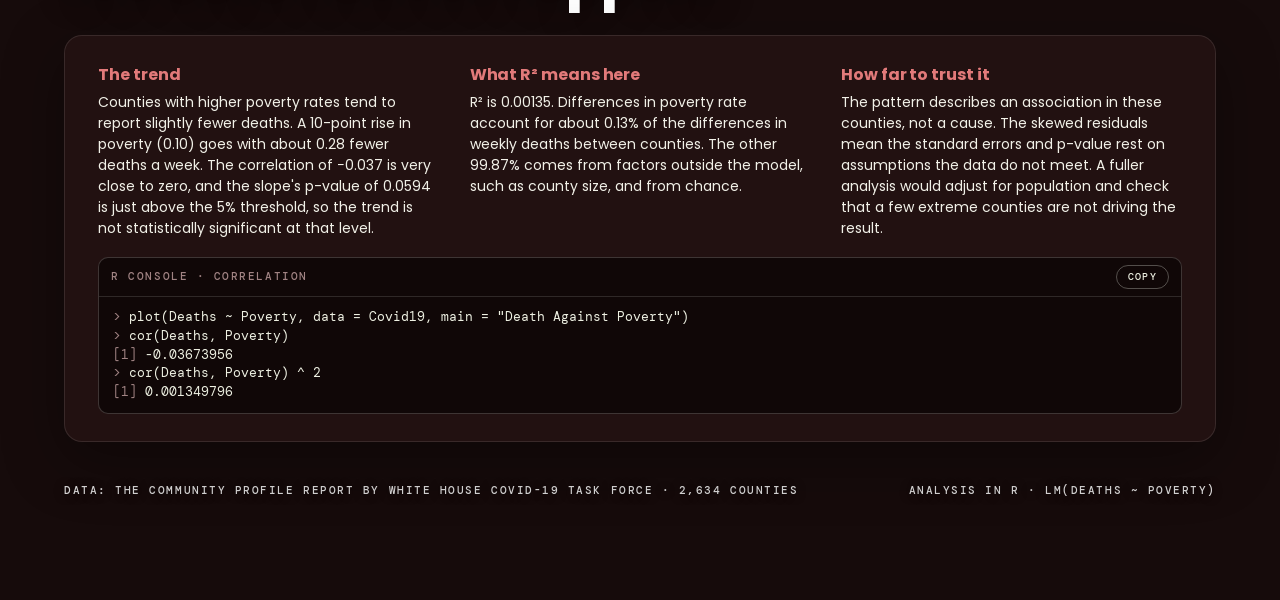
<file: projects/stats10.html>
<!doctype html>
<html>

<head>
  <meta charset=utf8>
  <meta name=viewport content="width=device-width,initial-scale=1,viewport-fit=cover">
  <style>
    :root {
      color-scheme: light;
      box-sizing: border-box;
      padding-top: env(safe-area-inset-top, 0px);
      padding-bottom: env(safe-area-inset-bottom, 0px)
    }

    html {
      scroll-padding-top: env(safe-area-inset-top, 0px)
    }

    body {
      margin: 0;
      padding: 0;
      font: 14px -apple-system, BlinkMacSystemFont, sans-serif;
      background: #fff;
      color: #000
    }

    img {
      max-width: 100%
    }

    [hidden]:not([hidden=until-found i]) {
      display: none !important
    }
  </style>
</head>

<body>
  <title>COVID-19 Correlation Analysis</title>
  <link rel="preconnect" href="https://fonts.googleapis.com">
  <link rel="preconnect" href="https://fonts.gstatic.com" crossorigin>
  <link
    href="https://fonts.googleapis.com/css2?family=DM+Mono:wght@400;500&family=Poppins:wght@400;500;600;700;800&display=swap"
    rel="stylesheet">
  <style>
    :root {
      --bg: #261414;
      --surface: #1b2614;
      --fg: #f2f1e8;
      --muted: #f6efef;
      --line: rgba(242, 241, 232, .2);
      --accent: #f2a54a;
      --lime: #e27a7a;
      --bar: #cf1c1c;
      --olive: #d71111;
      --panel: rgba(38, 20, 20, 0.84);
      --code-bg: rgba(11, 5, 5, 0.72);
      --code-fg: #eef0e2;
      --code-dim: #a18383;
      --code-key: #f2a54a;
      --display: "Poppins", system-ui, -apple-system, "Segoe UI", sans-serif;
      --mono: "DM Mono", ui-monospace, "SF Mono", Menlo, monospace;
      --nav-height: 76px;
      --page-height: 100svh;
      color-scheme: dark;
      --sc-dusk: url("[data-uri]");
      --sc-forest: url("[data-uri]");
      --sc-teal: url("[data-uri]");
      --sc-meadow: url("[data-uri]");
      --sc-night: url("[data-uri]");
    }

    * {
      box-sizing: border-box;
    }

    html {
      scroll-snap-type: y mandatory;
    }

    @media (prefers-reduced-motion: no-preference) {
      html {
        scroll-behavior: smooth;
      }
    }

    body {
      margin: 0;
      background: #160b0b;
      color: var(--fg);
      font-family: var(--display);
      font-weight: 400;
      font-size: 16px;
      line-height: 1.55;
      overflow-x: hidden;
    }

    a {
      color: inherit;
    }

    :focus-visible {
      outline: 2px solid var(--lime);
      outline-offset: 3px;
    }

    .wrap {
      width: 100%;
      max-width: 1280px;
      margin-inline: auto;
      padding-inline: clamp(20px, 5vw, 72px);
    }

    .mono {
      font: 500 11px/1.4 var(--mono);
      letter-spacing: .14em;
      text-transform: uppercase;
    }

    .muted {
      color: var(--muted);
    }

    /* ---------- NAV: logo left, olive pill right ---------- */
    .nav {
      position: fixed;
      inset: 0 0 auto 0;
      z-index: 40;
      padding-top: env(safe-area-inset-top, 0px);
      pointer-events: none;
    }

    .nav .wrap {
      display: flex;
      align-items: center;
      justify-content: space-between;
      gap: 20px;
      height: var(--nav-height);
    }

    .nav .wrap>* {
      pointer-events: auto;
    }

    .nav .brand {
      display: inline-flex;
      align-items: center;
      gap: 12px;
      white-space: nowrap;
      color: #fff;
      text-decoration: none;
      font: 600 15px/1 var(--display);
      letter-spacing: .01em;
      text-transform: none;
      text-shadow: 0 1px 12px rgba(0, 0, 0, .5);
    }

    .nav .brand::before {
      content: "";
      width: 26px;
      height: 26px;
      border-radius: 50% 8% 50% 8%;
      background: linear-gradient(135deg, #d34a4a, #7a2a2a);
      box-shadow: 0 0 0 2px rgba(255, 255, 255, .25);
      flex: none;
    }

    .nav nav {
      min-width: 0;
    }

    .nav ul {
      display: flex;
      gap: 4px;
      list-style: none;
      margin: 0;
      padding: 6px;
      overflow-x: auto;
      scrollbar-width: none;
      background: rgba(209, 22, 22, 0.9);
      -webkit-backdrop-filter: blur(8px);
      backdrop-filter: blur(8px);
      border-radius: 999px;
      box-shadow: 0 4px 24px rgba(0, 0, 0, .25);
    }

    .nav ul::-webkit-scrollbar {
      display: none;
    }

    .nav ul.mono {
      font: 500 14px/1 var(--display);
      letter-spacing: .02em;
      text-transform: none;
    }

    .nav li a {
      display: block;
      padding: 10px 16px;
      border-radius: 999px;
      color: rgba(255, 255, 255, .82);
      text-decoration: none;
      white-space: nowrap;
      transition: color .2s, background .2s;
    }

    .nav li a:hover {
      color: #fff;
    }

    .nav li a.on {
      color: #fff;
      font-weight: 700;
      background: rgba(0, 0, 0, .18);
    }

    /* ---------- PAGES ---------- */
    .hero,
    section.band {
      position: relative;
      height: var(--page-height);
      min-height: 560px;
      overflow: hidden;
      scroll-snap-align: start;
      scroll-snap-stop: always;
      background-image: linear-gradient(180deg, rgba(6, 10, 4, .28), rgba(6, 10, 4, .5)), var(--photo, none), var(--scene);
      background-size: cover;
      background-position: center;
      background-repeat: no-repeat;
      isolation: isolate;
    }

    .hero {
      --photo: url("../images/covid19.png");
      --scene: var(--sc-dusk);
      display: flex;
      flex-direction: column;
      justify-content: center;
      padding: calc(var(--nav-height) + 8px) 0 clamp(20px, 5vh, 56px);
    }

    .hero::after {
      content: "";
      position: absolute;
      inset: 0;
      z-index: -1;
      background: linear-gradient(90deg, rgba(5, 8, 4, .62), rgba(5, 8, 4, 0) 70%);
    }

    .hero-main {
      display: grid;
      gap: clamp(10px, 2vh, 22px);
      align-content: center;
      flex: 1;
      min-height: 0;
    }

    .hero h1 {
      margin: 0;
      font-weight: 800;
      font-size: clamp(56px, min(14vw, 26vh), 210px);
      line-height: .9;
      letter-spacing: -.035em;
      text-shadow: 0 6px 40px rgba(0, 0, 0, .35);
    }

    .hero .sub {
      margin: 0;
      font-weight: 700;
      font-size: clamp(16px, min(2.6vw, 4.2vh), 34px);
      letter-spacing: .07em;
      text-transform: uppercase;
    }

    .hero .lede {
      margin: 0;
      max-width: 34em;
      font-weight: 400;
      font-size: clamp(14px, 1.5vw, 19px);
      line-height: 1.5;
      color: rgba(255, 255, 255, .88);
    }

    .hero .go {
      display: inline-grid;
      place-items: center;
      width: 56px;
      height: 56px;
      border-radius: 50%;
      background: var(--olive);
      color: #fff;
      text-decoration: none;
      font-size: 22px;
      transition: transform .2s, background .2s;
    }

    .hero .go:hover {
      background: #7f8f27;
      transform: translateY(3px);
    }

    .hero .cta {
      display: flex;
      align-items: center;
      gap: 16px;
    }

    .hero-info b {
      font: 700 clamp(14px, 1.5vw, 20px)/1.3 var(--display);
      letter-spacing: .04em;
      text-transform: uppercase;
    }

    section.band {
      display: flex;
      align-items: center;
      padding: calc(var(--nav-height) + clamp(4px, 1.5vh, 16px)) 0 clamp(14px, 3.5vh, 36px);
    }

    #summary {
      --photo: url("../images/1.png");

    }


    .slide {
      display: grid;
      gap: clamp(14px, 3vh, 30px);
      align-content: center;
      width: 100%;
      min-height: 0;
    }

    .slide.side {
      grid-template-columns: minmax(0, .78fr) minmax(0, 1.22fr);
      align-items: center;
      column-gap: clamp(28px, 5vw, 80px);
    }

    .slide.side.flip {
      grid-template-columns: minmax(0, 1.22fr) minmax(0, .78fr);
    }

    .slide.side.flip .head {
      order: 2;
    }

    .slide>* {
      min-width: 0;
    }

    .kicker {
      display: inline-block;
      margin: 0 0 12px;
      padding: 5px 12px;
      border-radius: 999px;
      background: rgba(220, 46, 46, 0.9);
      color: #fff;
      font: 500 11px/1.2 var(--mono);
      letter-spacing: .14em;
      text-transform: uppercase;
    }

    h2 {
      margin: 0;
      font-weight: 800;
      font-size: clamp(28px, min(4.2vw, 7vh), 62px);
      line-height: 1.04;
      letter-spacing: -.02em;
      text-wrap: balance;
      text-shadow: 0 4px 30px rgba(0, 0, 0, .4);
      color: #fff;
    }

    .slide.wide .head h2 {
      max-width: 22em;
    }

    h3 {
      margin: 0 0 8px;
      font-weight: 700;
      font-size: 19px;
      letter-spacing: -.005em;
    }

    p {
      margin: 0 0 12px;
      max-width: 64ch;
    }

    .panel {
      background: var(--panel);
      -webkit-backdrop-filter: blur(10px);
      backdrop-filter: blur(10px);
      border: 1px solid rgba(255, 255, 255, .1);
      border-radius: 18px;
      padding: clamp(16px, 3vh, 30px) clamp(18px, 2.6vw, 36px);
      box-shadow: 0 18px 60px rgba(0, 0, 0, .35);
      min-width: 0;
    }

    .intro {
      font-size: clamp(14px, 1.4vw, 17px);
      line-height: 1.55;
      max-width: 60ch;
      margin-bottom: clamp(10px, 2vh, 20px);
      color: rgba(242, 241, 232, .92);
    }

    .two {
      display: grid;
      grid-template-columns: repeat(2, minmax(0, 1fr));
      gap: clamp(20px, 3vw, 44px);
    }

    .two>* {
      min-width: 0;
    }

    .stack {
      display: grid;
      gap: clamp(12px, 2.4vh, 24px);
      align-content: start;
    }

    .stack>* {
      min-width: 0;
    }

    .twoc {
      display: grid;
      grid-template-columns: minmax(0, 1.1fr) minmax(0, .9fr);
      gap: clamp(20px, 3vw, 44px);
      align-items: start;
    }

    .twoc>* {
      min-width: 0;
    }

    .cols3 {
      display: grid;
      grid-template-columns: repeat(3, minmax(0, 1fr));
      gap: clamp(16px, 2.2vw, 30px);
      align-items: start;
    }

    .cols3>* {
      min-width: 0;
    }

    .cstep h3 {
      font-size: 16px;
      margin-bottom: 4px;
    }

    .cstep p {
      font-size: 14px;
      line-height: 1.45;
      margin-bottom: 10px;
    }

    .cstep .code {
      margin: 0;
    }

    /* key numbers */
    .keys {
      display: grid;
      grid-template-columns: repeat(2, minmax(0, 1fr));
      gap: clamp(8px, 1.6vh, 16px) clamp(16px, 2vw, 28px);
    }

    .key {
      padding: clamp(10px, 2vh, 18px) 0 0;
      border-top: 1px solid var(--line);
    }

    .key b {
      display: block;
      font-weight: 700;
      font-size: clamp(34px, min(4.4vw, 8vh), 60px);
      line-height: 1;
      letter-spacing: -.03em;
      font-variant-numeric: tabular-nums;
    }

    .key b.acc {
      color: var(--accent);
    }

    .key span {
      display: block;
      margin-top: 8px;
    }

    /* tables */
    table {
      width: 100%;
      border-collapse: collapse;
      font-variant-numeric: tabular-nums;
      font-size: 15px;
    }

    caption {
      text-align: left;
      padding-bottom: 8px;
    }

    th,
    td {
      text-align: left;
      padding: clamp(6px, 1.3vh, 12px) 14px clamp(6px, 1.3vh, 12px) 0;
      border-bottom: 1px solid var(--line);
      white-space: nowrap;
    }

    th {
      font: 500 11px/1.4 var(--mono);
      letter-spacing: .12em;
      text-transform: uppercase;
      color: var(--muted);
      border-bottom-color: var(--fg);
    }

    td.n,
    th.n {
      text-align: right;
      padding-right: 0;
      padding-left: 14px;
    }

    td.v {
      font-weight: 700;
    }

    /* code */
    .code {
      position: relative;
      background: var(--code-bg);
      color: var(--code-fg);
      border: 1px solid var(--line);
      border-radius: 10px;
      overflow: hidden;
    }

    .code header {
      display: flex;
      justify-content: space-between;
      align-items: center;
      gap: 12px;
      padding: 7px 12px;
      border-bottom: 1px solid rgba(242, 241, 232, .14);
      color: var(--code-dim);
    }

    .code pre {
      margin: 0;
      padding: 11px 14px;
      white-space: pre-wrap;
      overflow-wrap: anywhere;
      font: 400 12.5px/1.5 var(--mono);
      tab-size: 2;
    }

    .code .o {
      color: var(--code-dim);
    }

    .copy {
      font: 500 10px/1 var(--mono);
      letter-spacing: .12em;
      text-transform: uppercase;
      color: var(--code-fg);
      background: transparent;
      border: 1px solid rgba(242, 241, 232, .3);
      border-radius: 999px;
      padding: 6px 11px;
      cursor: pointer;
    }

    .copy:hover {
      border-color: var(--code-key);
      color: var(--code-key);
    }

    /* charts */
    .chart h3 {
      font-size: 16px;
      margin-bottom: 2px;
    }

    .chart .cap {
      margin: 0 0 clamp(8px, 1.6vh, 14px);
      color: var(--muted);
      font-size: 13.5px;
      line-height: 1.45;
      max-width: 52ch;
    }

    .brow {
      display: grid;
      grid-template-columns: 100px minmax(0, 1fr) 64px;
      gap: 12px;
      align-items: center;
      padding-block: clamp(4px, 1vh, 8px);
      cursor: default;
    }

    .brow .blabel {
      font: 500 10.5px/1.3 var(--mono);
      letter-spacing: .08em;
      text-transform: uppercase;
      color: var(--muted);
    }

    .brow .bval {
      font: 400 13px var(--mono);
      text-align: right;
      font-variant-numeric: tabular-nums;
    }

    .btrack {
      position: relative;
      height: 20px;
      background: linear-gradient(to right, var(--line) 1px, transparent 1px) 0 0 / 25% 100%;
      border-right: 1px solid var(--line);
    }

    .bar {
      position: absolute;
      top: 0;
      height: 100%;
      min-width: 3px;
      background: var(--bar);
      border-radius: 0 999px 999px 0;
      transition: filter .15s;
    }

    .bar.neg {
      border-radius: 999px 0 0 999px;
    }

    .bar.acc {
      background: var(--accent);
    }

    .zero {
      position: absolute;
      top: -4px;
      bottom: -4px;
      width: 1px;
      background: var(--fg);
      opacity: .7;
    }

    .brow:hover .bar,
    .brow:focus-visible .bar {
      filter: brightness(1.2);
    }

    .split {
      display: flex;
      height: 22px;
      gap: 2px;
      margin: 10px 0;
      border-radius: 999px;
      overflow: hidden;
    }

    .split i {
      display: block;
      min-width: 3px;
    }

    .split .e {
      background: var(--accent);
    }

    .split .u {
      background: var(--bar);
      flex: 1;
    }

    .legend {
      display: flex;
      flex-wrap: wrap;
      gap: 6px 20px;
      color: var(--muted);
    }

    .legend i {
      display: inline-block;
      width: 10px;
      height: 10px;
      margin-right: 8px;
      vertical-align: -1px;
      border-radius: 50%;
    }

    .ci {
      position: relative;
      height: 62px;
      margin: 4px 0 0;
    }

    .ci .axis {
      position: absolute;
      left: 0;
      right: 0;
      top: 26px;
      height: 1px;
      background: var(--line);
    }

    .ci .whisk {
      position: absolute;
      top: 26px;
      height: 2px;
      background: var(--fg);
      transform: translateY(-.5px);
    }

    .ci .cap2 {
      position: absolute;
      top: 18px;
      width: 2px;
      height: 18px;
      background: var(--fg);
    }

    .ci .pt {
      position: absolute;
      top: 26px;
      width: 14px;
      height: 14px;
      border-radius: 50%;
      background: var(--accent);
      border: 2px solid var(--surface);
      transform: translate(-50%, -50%);
    }

    .ci .z {
      position: absolute;
      top: 4px;
      bottom: 28px;
      width: 1px;
      background: var(--muted);
    }

    .ci .tick {
      position: absolute;
      top: 44px;
      transform: translateX(-50%);
      font: 400 11px var(--mono);
      color: var(--muted);
    }

    .fig {
      background: rgba(0, 0, 0, .2);
      border: 1px solid var(--line);
      border-radius: 10px;
      padding: 12px 14px 6px;
    }

    .fig svg {
      display: block;
      width: 100%;
      height: auto;
    }

    .fig text {
      fill: var(--muted);
      font: 400 12px var(--mono);
    }

    .fig .ax {
      stroke: var(--line);
    }

    .fig .gl {
      stroke: var(--line);
      stroke-dasharray: 2 4;
    }

    .fig .ln {
      stroke: var(--accent);
      stroke-width: 2.5;
      fill: none;
    }

    .fig .ch {
      stroke: var(--fg);
      stroke-width: 1;
      opacity: 0;
    }

    .fig .cd {
      fill: var(--accent);
      stroke: var(--bg);
      stroke-width: 2;
      opacity: 0;
    }

    .slots {
      display: grid;
      grid-template-columns: repeat(3, minmax(0, 1fr));
      gap: 14px;
    }

    .slot {
      position: relative;
      display: grid;
      place-items: center;
      text-align: center;
      min-height: clamp(88px, 18vh, 170px);
      padding: 12px;
      border: 1px dashed var(--muted);
      border-radius: 12px;
      background: rgba(0, 0, 0, .2) center / contain no-repeat;
      cursor: pointer;
      color: var(--muted);
      font-size: 14px;
      transition: border-color .2s;
    }

    .slot:hover {
      border-color: var(--lime);
    }

    .slot input {
      position: absolute;
      inset: 0;
      opacity: 0;
      cursor: pointer;
      width: 100%;
      height: 100%;
    }

    .slot code {
      display: block;
      margin-top: 6px;
      font: 400 11.5px/1.4 var(--mono);
      color: var(--fg);
      overflow-wrap: anywhere;
    }

    .slot.has {
      border-style: solid;
    }

    .slot.has span {
      display: none;
    }

    .findings3 {
      display: grid;
      grid-template-columns: repeat(3, minmax(0, 1fr));
      gap: clamp(16px, 2.4vw, 32px);
      margin-bottom: clamp(10px, 2vh, 18px);
    }

    .findings3 p {
      font-size: 14px;
      line-height: 1.5;
      margin: 0;
    }

    .findings3 h3 {
      font-size: 16px;
      margin-bottom: 4px;
      color: var(--lime);
    }

    ul.plain {
      margin: 0;
      padding-left: 1.1em;
    }

    ul.plain li {
      margin-bottom: 8px;
      font-size: 14.5px;
      line-height: 1.5;
    }

    .endnote {
      display: flex;
      justify-content: space-between;
      gap: 16px;
      flex-wrap: wrap;
      margin-top: clamp(8px, 1.6vh, 16px);
      color: rgba(255, 255, 255, .85);
      text-shadow: 0 1px 10px rgba(0, 0, 0, .5);
    }

    .tip {
      position: fixed;
      z-index: 60;
      pointer-events: none;
      padding: 7px 10px;
      border-radius: 8px;
      background: var(--fg);
      color: #1b2614;
      font: 400 12px/1.4 var(--mono);
      opacity: 0;
      transition: opacity .12s;
      max-width: 260px;
    }

    @media (max-width: 1100px) and (min-width: 901px) {

      .slide.side,
      .slide.side.flip {
        grid-template-columns: minmax(0, .7fr) minmax(0, 1.3fr);
      }

      .slide.side.flip .head {
        order: 0;
      }
    }

    @media (max-width: 1100px) and (min-width: 901px) {
      .code pre {
        font-size: 11px;
        line-height: 1.4;
        padding: 7px 10px;
      }

      h2 {
        font-size: clamp(26px, 3.6vw, 40px);
      }

      .panel {
        padding: 14px 20px;
      }
    }

    @media (max-height: 760px) and (min-width: 901px) {
      .code pre {
        font-size: 11.5px;
        line-height: 1.42;
        padding: 8px 12px;
      }

      .kicker {
        margin-bottom: 8px;
      }

      .intro {
        margin-bottom: 8px;
        font-size: 14px;
      }

      table {
        font-size: 14px;
      }

      .panel {
        padding: 14px 24px;
      }
    }

    /* small or short screens: normal scrolling, no snap */
    @media (max-width: 900px),
    (max-height: 620px) {
      html {
        scroll-snap-type: none;
      }

      .hero,
      section.band {
        height: auto;
        min-height: 100svh;
        overflow: visible;
      }

      section.band {
        padding: calc(var(--nav-height) + 16px) 0 40px;
      }

      .hero {
        padding-bottom: 40px;
      }

      .slide.side,
      .slide.side.flip,
      .twoc,
      .cols3,
      .findings3,
      .two,
      .slots {
        grid-template-columns: minmax(0, 1fr);
      }

      .slide.side.flip .head {
        order: 0;
      }

      .tscroll {
        overflow-x: auto;
      }

      .nav .brand {
        display: none;
      }

      .nav .wrap {
        justify-content: center;
      }
    }
  </style>

  <header class="nav">
    <div class="wrap">
      <a class="brand mono" href="#top">COVID-19 · Regression Analysis</a>
      <nav aria-label="Sections">
        <ul class="mono">
          <li><a href="#top">Home</a></li>
          <li><a href="#summary">Overview</a></li>
          <li><a href="#spread">Data</a></li>
          <li><a href="#diagnostics">Diagnostics</a></li>
          <li><a href="#fit">Model</a></li>
          <li><a href="#findings">Findings</a></li>
        </ul>
      </nav>
    </div>
  </header>

  <main>
    <div class="hero" id="top">
      <div class="wrap hero-main">
        <h1>COVID-19</h1>
        <p class="sub">Correlation Analysis</p>
        <p class="lede">What 2,634 U.S. counties show about the correlation between COVID-19 deaths and poverty rates.
        </p>
        <div class="cta"><a class="go" href="#summary" aria-label="Go to the summary">↓</a></div>
      </div>
    </div>

    <section class="band" id="summary">
      <div class="wrap">
        <div class="slide side">
          <div class="head">
            <p class="kicker">Overview</p>
            <h2>We want to determine if there is a strong correlation between poverty and COVID-19 death rates. </h2>
          </div>
          <div class="panel">
            <p class="intro"> A linear regression model can show the relationship between these variables by fitting a linear equation to the observed data.
            </p>
            <div class="keys">
              <div class="key"><b class="acc">0.13%</b><span class="mono muted">R² · share of variation explained</span>
              </div>
              <div class="key"><b>−0.037</b><span class="mono muted">Correlation r</span></div>
              <div class="key"><b>0.0594</b><span class="mono muted">p-value for the poverty slope</span></div>
              <div class="key"><b>2,634</b><span class="mono muted">Counties in the model</span></div>
            </div>
          </div>
        </div>
      </div>
    </section>

    <section class="band" id="spread">
      <div class="wrap">
        <div class="head">
          <p class="kicker">Data</p>
          <h2>Weekly deaths vary far more than poverty does.</h2>
        </div>
        <div class="panel">
          <p class="intro">Relative to its mean, the standard deviation of deaths is about 3.8 times as large. For poverty it is about 0.4 times.</p>
            <div class="stack">
              <div class="chart">
                <h3>Deaths (last 7 days)</h3>
                <p class="cap">The standard deviation is almost four times the mean, a sign of a few very large counts
                  among many small ones.</p>
                <div id="chartDeaths"></div>
              </div>
              <div class="chart">
                <h3>Poverty (%)</h3>
                <p class="cap">Poverty rates are spread more evenly: the standard deviation is well under half the mean.
                </p>
                <div id="chartPoverty"></div>
              </div>
            </div>
        </div>
      </div>
    </section>

  <section class="band" id="diagnostics">
      <div class="wrap">
        <div class="slide wide">
          <div class="head">
            <p class="kicker">Diagnostics</p>
            <h2>The residuals are the problem.</h2>
          </div>
          <div class="panel">
            <p class="intro">Residuals are what the line misses. Almost every county sits just under the fitted line
              while a few sit far above it.</p>
            <div class="two">
              <div class="chart">
                <h3>Residual summary</h3>
                <p class="cap">Minimum, quartiles and maximum of the residuals, in deaths. The maximum is more than 60
                  times the size of any other value.</p>
                <div id="chartRes"></div>
              </div>
              <div>
                <h3>Factors to be concerned about</h3>
                <ul class="plain">
                  <li><strong>Strong skew.</strong> The median residual is −1.19 and the maximum is 102.9. Most counties
                    report few deaths and a handful report very many.</li>
                  <li><strong>Extreme observations.</strong> A few large counts dominate the residuals and can pull the
                    fitted line.</li>
                  <li><strong>Assumptions.</strong> Linear regression expects residuals that are roughly symmetric with
                    constant spread. These are not.</li>
                  <li><strong>What the model leaves out.</strong> Deaths are raw counts, and county population is not in
                    the model. Larger counties will tend to record more deaths whatever their poverty rate.</li>
                </ul>
              </div>
            </div>
          </div>
        </div>
      </div>
    </section>

    <section class="band" id="fit">
      <div class="wrap">
        <div class="slide wide">
          <div class="head">
            <p class="kicker">Model fit</p>
            <h2>A small slope, with an interval that includes zero.</h2>
          </div>
          <div class="panel">
            <div class="two">
              <div class="stack">
                <div class="chart">
                  <h3>Poverty slope with a 95% interval</h3>
                  <p class="cap">The interval, about −5.76 to 0.11, includes zero. It is computed from the estimate ±
                    1.96 standard errors.</p>
                  <div class="ci" id="ci" role="img"
                    aria-label="Poverty slope estimate of minus 2.824 with an approximate 95 percent interval from minus 5.76 to 0.11, crossing zero">
                  </div>
                </div>
                <div class="chart">
                  <h3>Variation explained by poverty</h3>
                  <p class="cap">R² = 0.001349796. Poverty accounts for about 0.13% of the variation in weekly deaths.
                  </p>
                  <div class="split" id="split" role="img"
                    aria-label="A bar split into 0.135 percent explained by poverty and 99.865 percent unexplained">
                  </div>
                  <div class="legend mono"><span><i style="background:var(--accent)"></i>Explained ·
                      0.135%</span><span><i style="background:var(--bar)"></i>Unexplained · 99.865%</span></div>
                </div>
              </div>
              <div class="chart">
                <h3>Fitted line</h3>
                <p class="cap">Axes match the R plot (poverty 0 to 0.5, deaths 0 to 20). Hover the line to read a
                  prediction.</p>
                <div class="fig"><svg id="lineFig" viewBox="0 0 560 300" role="img"
                    aria-label="Fitted regression line falling gently from 1.75 predicted deaths at zero poverty to 0.34 at a poverty rate of 0.5"></svg>
                </div>
              </div>
            </div>
          </div>
        </div>
      </div>
    </section>

    <section class="band" id="findings">
      <div class="wrap">
        <div class="slide wide">
          <div class="head">
            <p class="kicker">Findings</p>
            <h2>A weak downward trend that the data cannot support.</h2>
          </div>
          <div class="panel">
            <div class="findings3">
              <div>
                <h3>The trend</h3>
                <p>Counties with higher poverty rates tend to report slightly fewer deaths. A 10-point rise in poverty
                  (0.10) goes with about 0.28 fewer deaths a week. The correlation of −0.037 is very close to zero, and
                  the slope's p-value of 0.0594 is just above the 5% threshold, so the trend is not statistically
                  significant at that level.</p>
              </div>
              <div>
                <h3>What R² means here</h3>
                <p>R² is 0.00135. Differences in poverty rate account for about 0.13% of the differences in weekly
                  deaths between counties. The other 99.87% comes from factors outside the model, such as county size,
                  and from chance.</p>
              </div>
              <div>
                <h3>How far to trust it</h3>
                <p>The pattern describes an association in these counties, not a cause. The skewed residuals mean the
                  standard errors and p-value rest on assumptions the data do not meet. A fuller analysis would adjust
                  for population and check that a few extreme counties are not driving the result.</p>
              </div>
            </div>
            <div class="cstep">
              <div class="code">
                <header class="mono"><span>R console · correlation</span><button class="copy" type="button"
                    data-copy="c6">Copy</button></header>
                <pre id="c6"><span class="o">&gt;</span> plot(Deaths ~ Poverty, data = Covid19, main = "Death Against Poverty")
<span class="o">&gt;</span> cor(Deaths, Poverty)
<span class="o">[1]</span> -0.03673956
<span class="o">&gt;</span> cor(Deaths, Poverty) ^ 2
<span class="o">[1]</span> 0.001349796</pre>
              </div>
            </div>
          </div>
          <div class="endnote mono"><span>Data: The Community Profile Report by White House COVID-19 Task Force · 2,634 counties</span><span>Analysis in R ·
              lm(Deaths ~ Poverty)</span></div>
        </div>
      </div>
    </section>
  </main>

  <div class="tip" id="tip" role="presentation"></div>

  <script>
    (function () {
      /* ---------- tooltip ---------- */
      var tip = document.getElementById('tip');
      function showTip(text, x, y) {
        tip.textContent = text; tip.style.opacity = 1;
        var w = tip.offsetWidth, h = tip.offsetHeight;
        tip.style.left = Math.min(window.innerWidth - w - 8, Math.max(8, x + 14)) + 'px';
        tip.style.top = Math.max(8, y - h - 12) + 'px';
      }
      function hideTip() { tip.style.opacity = 0; }
      function bindTip(el, text) {
        el.addEventListener('mousemove', function (e) { showTip(text, e.clientX, e.clientY); });
        el.addEventListener('mouseleave', hideTip);
        el.addEventListener('focus', function () { var r = el.getBoundingClientRect(); showTip(text, r.left + r.width / 2, r.top); });
        el.addEventListener('blur', hideTip);
      }

      /* ---------- horizontal bar rows (positive or signed) ---------- */
      function bars(el, rows, lo, hi) {
        var span = hi - lo, zero = (0 - lo) / span * 100;
        rows.forEach(function (r) {
          var row = document.createElement('div'); row.className = 'brow'; row.tabIndex = 0;
          var w = Math.abs(r.value) / span * 100;
          var left = r.value >= 0 ? zero : zero - w;
          row.innerHTML = '<span class="blabel"></span><div class="btrack"><i class="bar' + (r.accent ? ' acc' : '') + (r.value < 0 ? ' neg' : '') + '" style="left:' + left + '%;width:' + w + '%"></i>' + (lo < 0 ? '<i class="zero" style="left:' + zero + '%"></i>' : '') + '</div><span class="bval"></span>';
          row.querySelector('.blabel').textContent = r.label;
          row.querySelector('.bval').textContent = r.text;
          row.setAttribute('aria-label', r.tip);
          bindTip(row, r.tip);
          el.appendChild(row);
        });
      }

      bars(document.getElementById('chartDeaths'), [
        { label: 'Mean', value: 1.308276, text: '1.31', tip: 'Mean deaths in the last 7 days: 1.308276' },
        { label: 'Std. deviation', value: 5.021552, text: '5.02', tip: 'Standard deviation of deaths: 5.021552', accent: true }
      ], 0, 6);
      bars(document.getElementById('chartPoverty'), [
        { label: 'Mean', value: 15.6577, text: '15.7%', tip: 'Mean poverty rate: 0.156577 (15.7%)' },
        { label: 'Std. deviation', value: 6.533502, text: '6.5%', tip: 'Standard deviation of poverty: 0.06533502 (6.5 points)', accent: true }
      ], 0, 20);
      bars(document.getElementById('chartRes'), [
        { label: 'Minimum', value: -1.693, text: '−1.693', tip: 'Minimum residual: −1.693 deaths' },
        { label: '1st quartile', value: -1.382, text: '−1.382', tip: '1st quartile residual: −1.382 deaths' },
        { label: 'Median', value: -1.190, text: '−1.190', tip: 'Median residual: −1.190 deaths' },
        { label: '3rd quartile', value: -0.287, text: '−0.287', tip: '3rd quartile residual: −0.287 deaths' },
        { label: 'Maximum', value: 102.901, text: '102.901', tip: 'Maximum residual: 102.901 deaths above the fitted value', accent: true }
      ], -6, 110);

      /* ---------- R² split ---------- */
      (function () {
        var s = document.getElementById('split');
        var e = document.createElement('i'); e.className = 'e'; e.style.width = '0.135%';
        var u = document.createElement('i'); u.className = 'u';
        bindTip(e, 'Explained by poverty: 0.135%'); bindTip(u, 'Unexplained: 99.865%');
        s.appendChild(e); s.appendChild(u);
      })();

      /* ---------- coefficient interval ---------- */
      (function () {
        var ci = document.getElementById('ci'), lo = -6, hi = 1, span = hi - lo;
        function p(v) { return (v - lo) / span * 100; }
        var html = '<i class="axis"></i>';
        [-6, -4, -2, 0, 1].forEach(function (t) { html += '<span class="tick" style="left:' + p(t) + '%">' + (t < 0 ? '−' + Math.abs(t) : t) + '</span>'; });
        html += '<i class="z" style="left:' + p(0) + '%"></i>';
        html += '<i class="whisk" style="left:' + p(-5.758) + '%;width:' + (p(0.110) - p(-5.758)) + '%"></i>';
        html += '<i class="cap2" style="left:' + p(-5.758) + '%"></i><i class="cap2" style="left:' + p(0.110) + '%"></i>';
        html += '<i class="pt" style="left:' + p(-2.824) + '%" tabindex="0" aria-label="Estimate −2.824"></i>';
        ci.innerHTML = html;
        bindTip(ci.querySelector('.pt'), 'Estimate −2.824 (95% interval about −5.76 to 0.11)');
      })();

      /* ---------- fitted line ---------- */
      (function () {
        var svg = document.getElementById('lineFig'), NS = 'http://www.w3.org/2000/svg';
        var W = 560, H = 300, L = 44, R = 14, T = 14, B = 40;
        function X(v) { return L + v / 0.5 * (W - L - R); }
        function Y(v) { return T + (1 - v / 20) * (H - T - B); }
        function mk(t, a, txt) { var n = document.createElementNS(NS, t); for (var k in a) n.setAttribute(k, a[k]); if (txt != null) n.textContent = txt; svg.appendChild(n); return n; }
        [0, 5, 10, 15, 20].forEach(function (v) {
          mk('line', { x1: L, x2: W - R, y1: Y(v), y2: Y(v), class: v === 0 ? 'ax' : 'gl' });
          mk('text', { x: L - 8, y: Y(v) + 4, 'text-anchor': 'end' }, v);
        });
        [0, 0.1, 0.2, 0.3, 0.4, 0.5].forEach(function (v) { mk('text', { x: X(v), y: H - B + 18, 'text-anchor': 'middle' }, v); });
        mk('text', { x: (L + W - R) / 2, y: H - 6, 'text-anchor': 'middle' }, 'Poverty (proportion of county)');
        mk('text', { x: 0, y: 0, transform: 'translate(10,' + (T + (H - T - B) / 2) + ') rotate(-90)', 'text-anchor': 'middle' }, 'Deaths (last 7 days)');
        mk('line', { x1: X(0), y1: Y(1.75), x2: X(0.5), y2: Y(1.75 - 2.824 * 0.5), class: 'ln' });
        mk('text', { x: X(0) + 8, y: Y(1.75) - 10 }, '1.75');
        mk('text', { x: X(0.5) - 6, y: Y(0.338) - 12, 'text-anchor': 'end' }, '0.34');
        var ch = mk('line', { y1: T, y2: H - B, class: 'ch' }), cd = mk('circle', { r: 5, class: 'cd' });
        var hit = mk('rect', { x: L, y: T, width: W - L - R, height: H - T - B, fill: 'transparent' });
        hit.addEventListener('mousemove', function (e) {
          var r = svg.getBoundingClientRect(), sx = (e.clientX - r.left) * (W / r.width);
          var v = Math.max(0, Math.min(0.5, (sx - L) / (W - L - R) * 0.5)), d = 1.75 - 2.824 * v;
          ch.setAttribute('x1', X(v)); ch.setAttribute('x2', X(v)); ch.style.opacity = .5;
          cd.setAttribute('cx', X(v)); cd.setAttribute('cy', Y(d)); cd.style.opacity = 1;
          showTip('Poverty ' + (v * 100).toFixed(0) + '% → ' + d.toFixed(2) + ' predicted deaths', e.clientX, e.clientY);
        });
        hit.addEventListener('mouseleave', function () { ch.style.opacity = 0; cd.style.opacity = 0; hideTip(); });
      })();

      /* ---------- copy buttons ---------- */
      document.querySelectorAll('.copy').forEach(function (b) {
        b.addEventListener('click', function () {
          var pre = document.getElementById(b.dataset.copy), txt = pre.innerText;
          function done() { var o = b.textContent; b.textContent = 'Copied'; setTimeout(function () { b.textContent = o; }, 1400); }
          function fallback() { var rg = document.createRange(); rg.selectNodeContents(pre); var s = getSelection(); s.removeAllRanges(); s.addRange(rg); b.textContent = 'Selected'; setTimeout(function () { b.textContent = 'Copy'; }, 1400); }
          try { navigator.clipboard.writeText(txt).then(done, fallback); } catch (e) { fallback(); }
        });
      });

      /* ---------- plot slots ---------- */
      document.querySelectorAll('.slot input').forEach(function (inp) {
        inp.addEventListener('change', function () {
          var f = inp.files && inp.files[0]; if (!f) return;
          var fr = new FileReader();
          fr.onload = function () { var s = inp.parentNode; s.style.backgroundImage = 'url(' + fr.result + ')'; s.classList.add('has'); };
          fr.readAsDataURL(f);
        });
      });

      var ids = ['top', 'summary', 'spread', 'diagnostics', 'fit', 'findings'];
      var group = { data: 'spread', fit: 'model', plots: 'diagnostics' };
      var links = document.querySelectorAll('.nav li a');
      function mark(id) {
        var g = group[id] || id;
        links.forEach(function (a) { a.classList.toggle('on', a.getAttribute('href') === '#' + g); });
      }
      if ('IntersectionObserver' in window) {
        var io = new IntersectionObserver(function (es) { es.forEach(function (e) { if (e.isIntersecting) mark(e.target.id); }); }, { rootMargin: '-45% 0px -50% 0px' });
        ids.forEach(function (i) { var el = document.getElementById(i); if (el) io.observe(el); });
      }
      mark('top');
    })();
  </script>

</body>

</html>
</file>
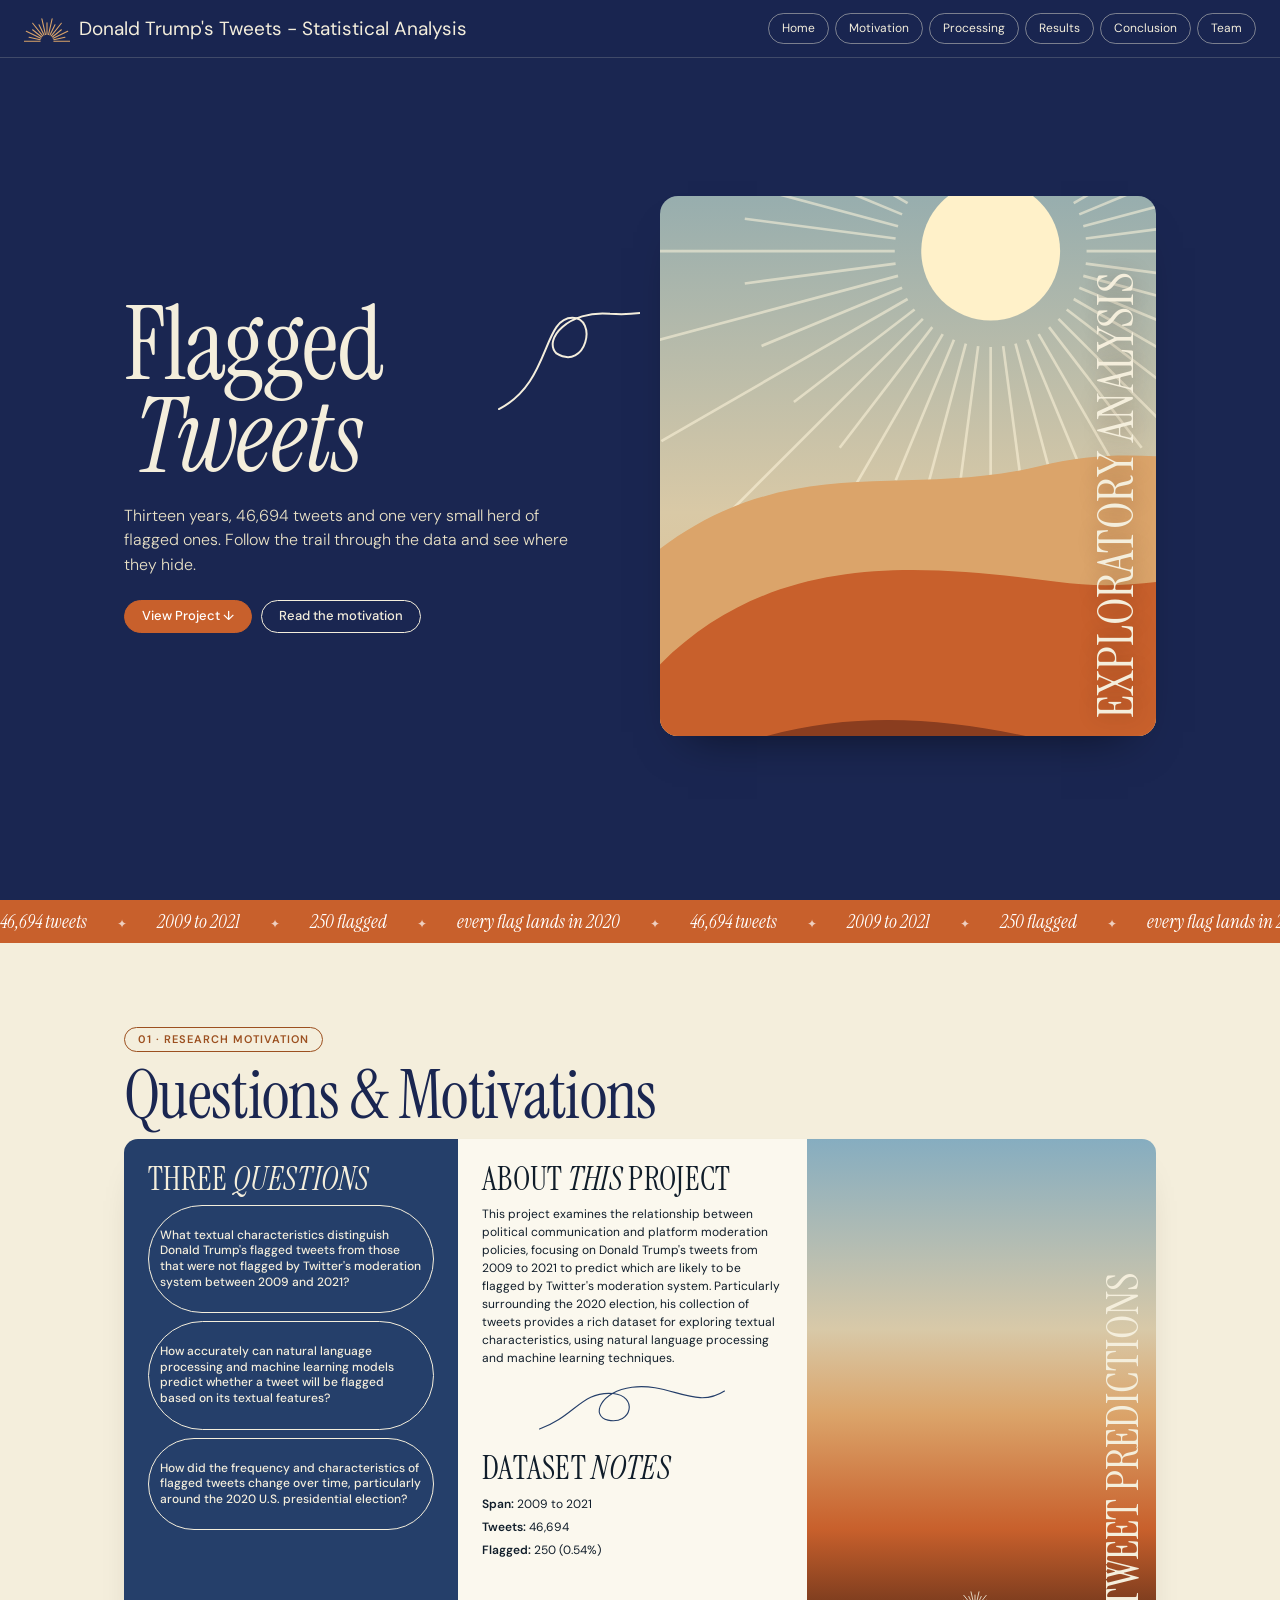
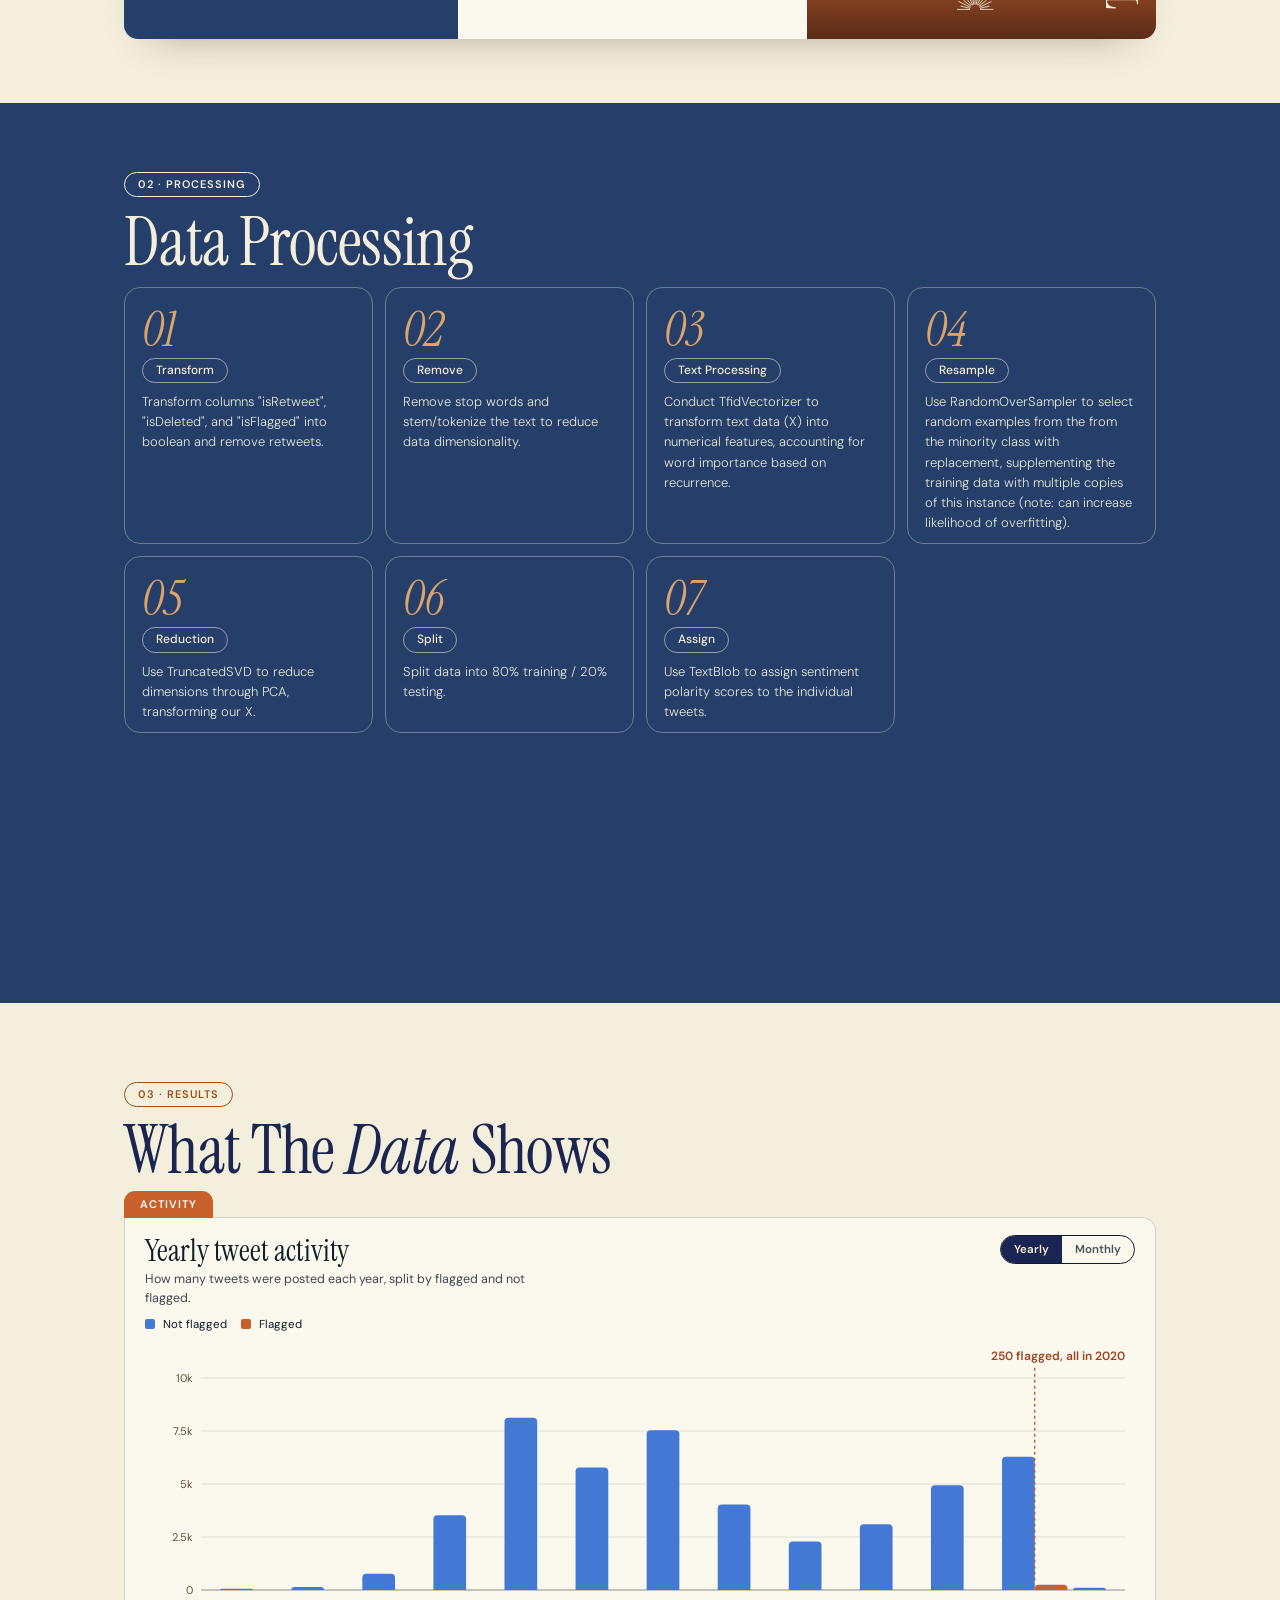
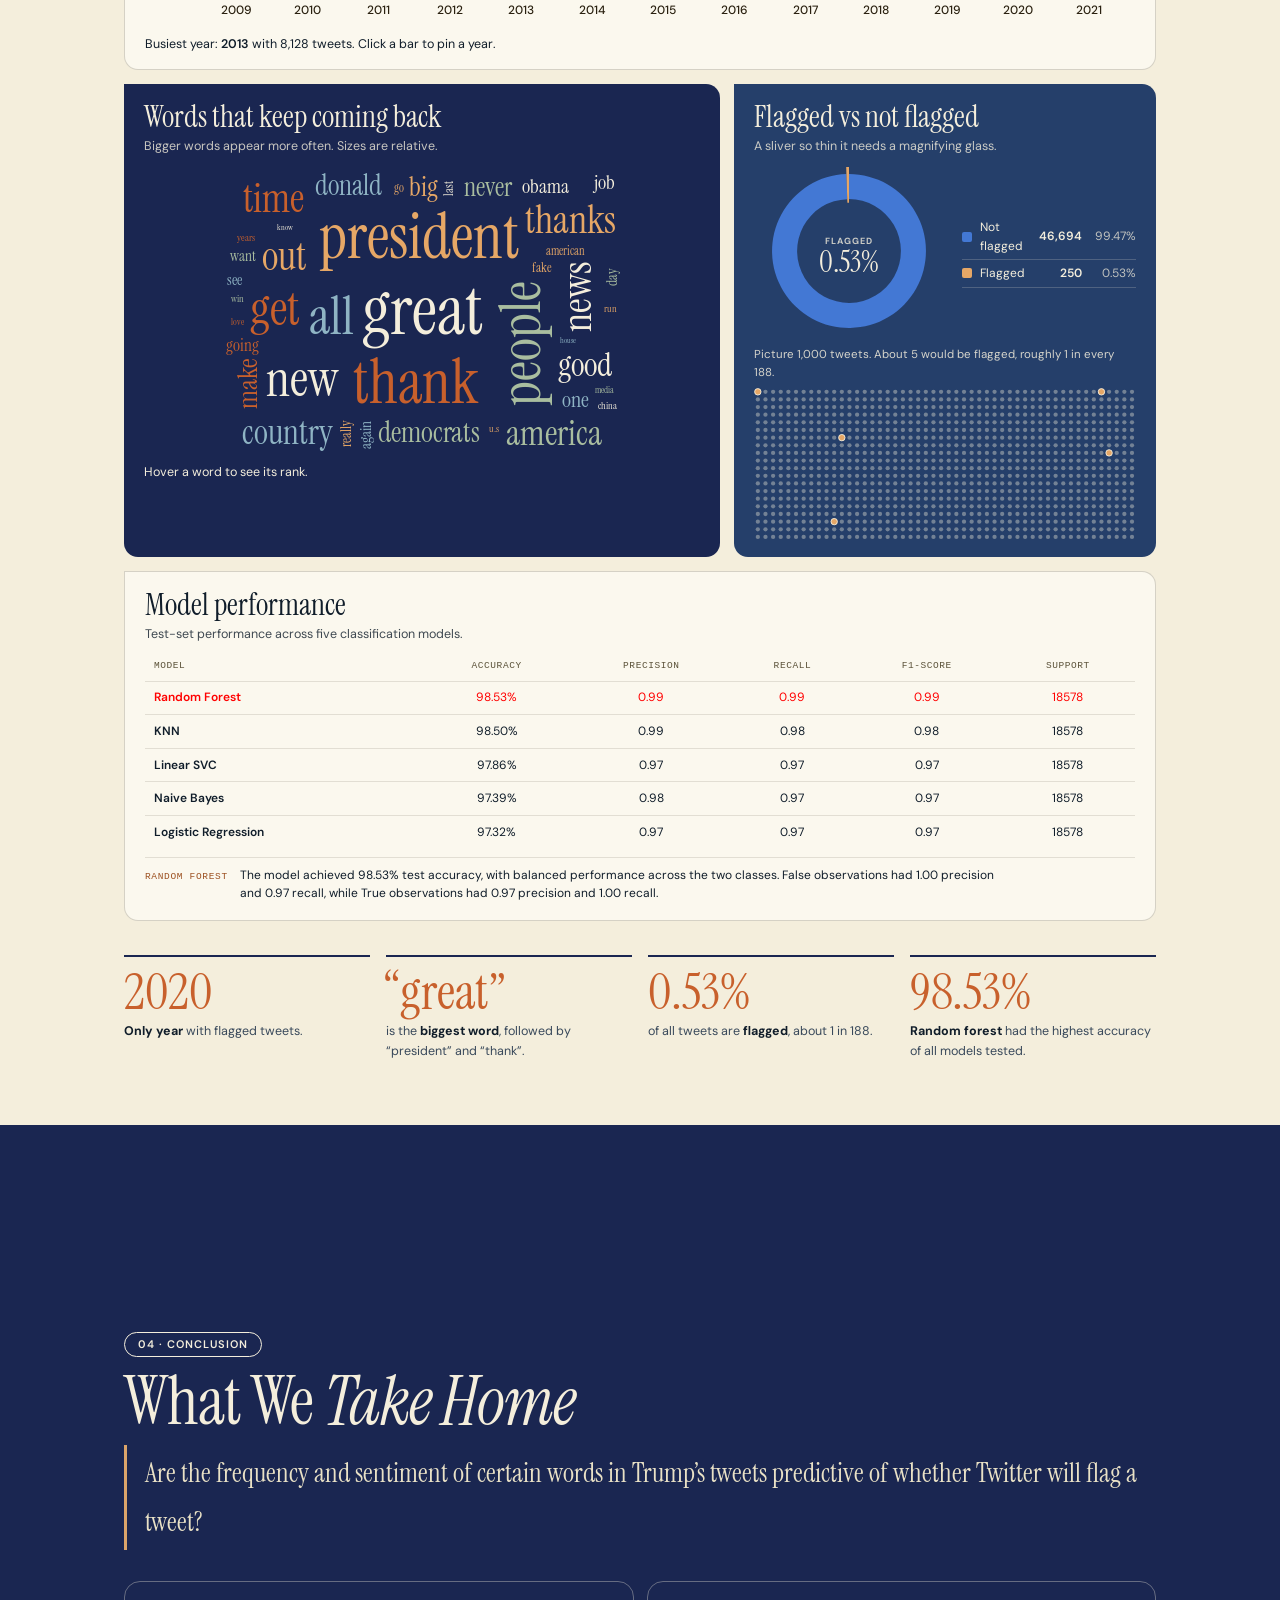
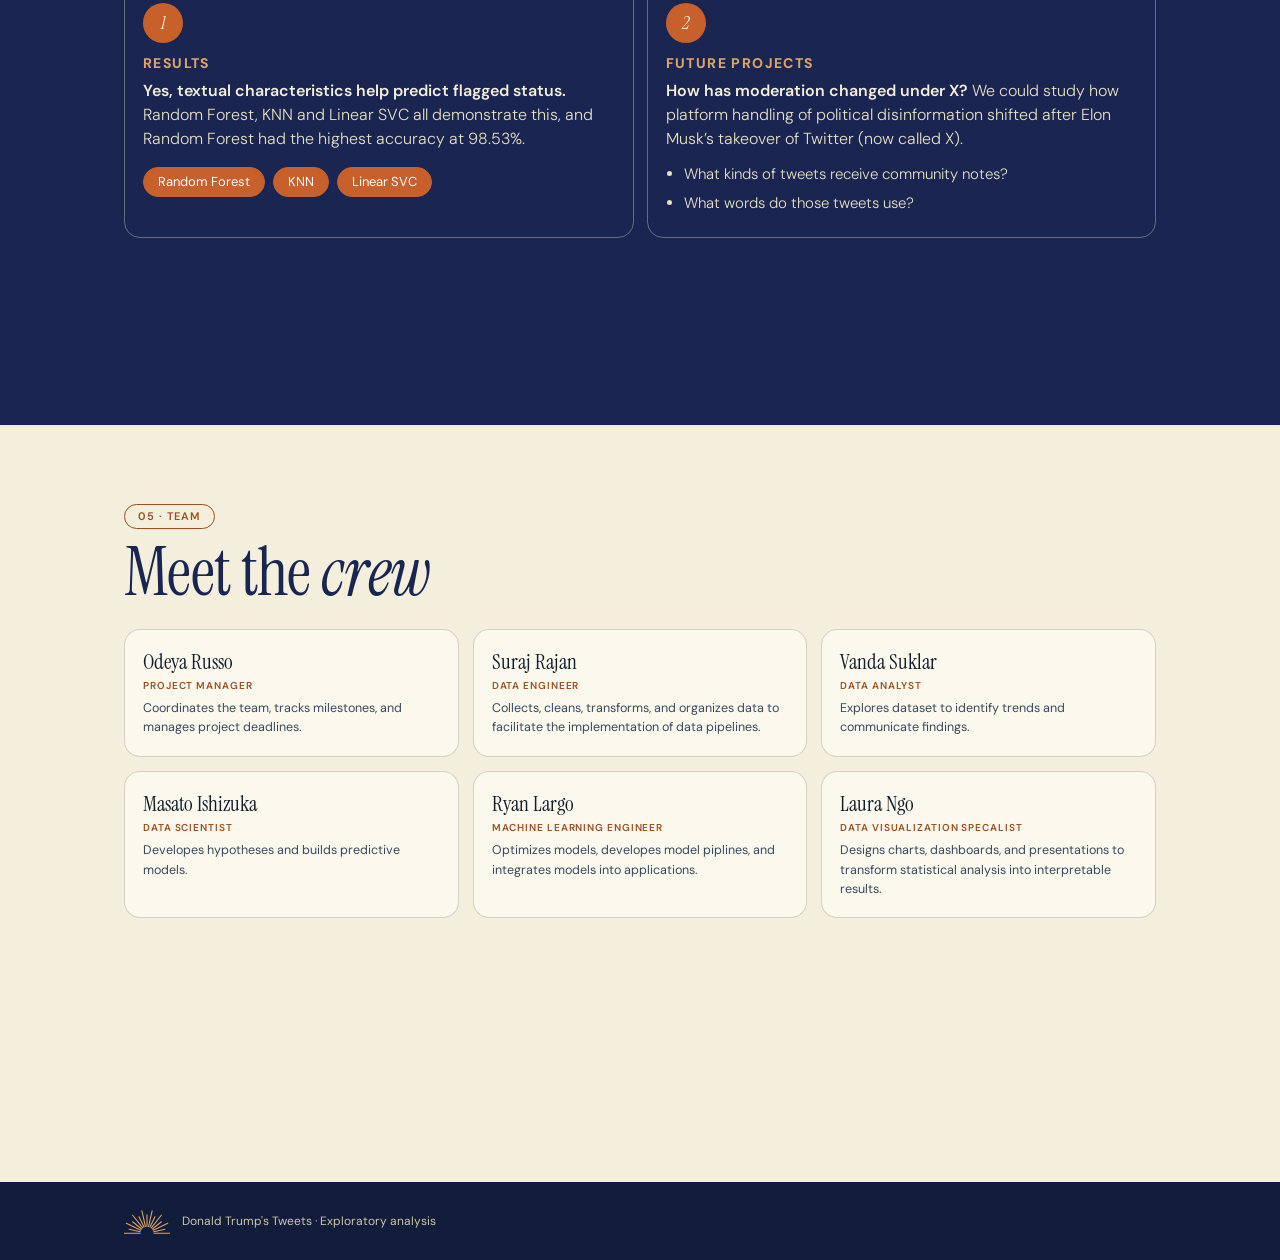
<file: projects/twitter.html>
<!doctype html>
<html lang="en">

<head>
  <meta charset="utf-8">
  <meta name="viewport" content="width=device-width,initial-scale=1,viewport-fit=cover">
  <title>Flagged Tweets Safari</title>
  <script>document.documentElement.className += ' js'</script>
  <link rel="preconnect" href="https://fonts.googleapis.com">
  <link rel="preconnect" href="https://fonts.gstatic.com" crossorigin>
  <link
    href="https://fonts.googleapis.com/css2?family=DM+Sans:wght@300;400;500;600;700&family=Instrument+Serif:ital@0;1&display=swap"
    rel="stylesheet">
  <style>
    :root {
      --olive: #1a2651;
      --olive-d: #121c3b;
      --sage: #253f6a;
      --sage-d: #1c54b4;
      --cream: #f4eedc;
      --paper: #fbf8ee;
      --ink: #101d2a;
      --ink-2: #39495b;
      --terra: #c8602c;
      --terra-d: #9c5020;
      --sand: #dba46a;
      --sky: #86adc0;
      --line: rgba(42, 33, 16, .18);
      --serif: "Instrument Serif", "Times New Roman", serif;
      --sans: "DM Sans", system-ui, -apple-system, "Segoe UI", sans-serif;
    }

    /* ==========================================================
   BASE
   ========================================================== */

    * {
      box-sizing: border-box;
    }

    html {
      scroll-behavior: smooth;
    }

    body {
      margin: 0;
      background: var(--cream);
      color: var(--ink);
      font: 400 15px/1.55 var(--sans);
    }

    a {
      color: inherit;
    }

    :focus-visible {
      outline: 2px solid var(--terra);
      outline-offset: 3px;
    }

    .in {
      width: 100%;
      max-width: 1080px;
      margin: 0 auto;
      padding-inline: 24px;
    }

    section {
      position: relative;
    }

    .sp {
      padding-block: 64px;
    }


    /* ==========================================================
   REVEAL
   ========================================================== */

    .js .rv {
      opacity: 0;
      transform: translateY(18px);
      transition: opacity .6s ease, transform .6s ease;
    }

    .js .rv.show {
      opacity: 1;
      transform: none;
    }


    /* ==========================================================
   PILLS
   ========================================================== */

    .pill {
      display: inline-block;
      border: 1.5px solid currentColor;
      border-radius: 999px;
      padding: 7px 17px;
      font-size: 13px;
      font-weight: 500;
      text-decoration: none;
      line-height: 1.3;
      transition: .2s;
    }

    .pill:hover {
      background: var(--cream);
      color: var(--olive);
      border-color: var(--cream);
    }

    .pill.solid {
      background: var(--terra);
      border-color: var(--terra);
      color: #fff;
    }

    .pill.solid:hover {
      background: var(--cream);
      color: var(--terra-d);
    }


    /* ==========================================================
   SUN MARK
   ========================================================== */

    .sunmark {
      width: 46px;
      height: 28px;
      color: var(--sand);
      flex: none;
    }


    /* ==========================================================
   HERO
   ========================================================== */

    .hero {
      background: var(--olive);
      color: var(--cream);
      min-height: 100vh;
      box-sizing: border-box;
      display: flex;
      flex-direction: column;
      justify-content: center;
      padding: 80px 0 48px;
      overflow: hidden;
      margin-top: 0;
    }

    .hgrid {
      display: grid;
      grid-template-columns: minmax(0, 1.05fr) minmax(0, 1.05fr);
      gap: 40px;
      align-items: center;
    }

    h1 {
      margin: 0;
      font: 400 clamp(56px, 8vw, 112px)/.9 var(--serif);
      letter-spacing: -.015em;
      position: relative;
    }

    h1 em {
      display: block;
      font-style: italic;
      padding-left: .1em;
    }

    .squig {
      position: absolute;
      right: -4%;
      top: -6%;
      width: min(30%, 150px);
      color: var(--cream);
      pointer-events: none;
    }

    .squig path {
      stroke-dasharray: 1;
      stroke-dashoffset: 1;
      animation: draw 2.2s .5s ease forwards;
    }

    @keyframes draw {
      to {
        stroke-dashoffset: 0;
      }
    }

    .lede {
      max-width: 42ch;
      font-size: 16px;
      font-weight: 300;
      color: #e9e1c6;
      margin: 20px 0 22px;
    }

    .cta {
      display: flex;
      gap: 9px;
      flex-wrap: wrap;
    }

    .dune {
      position: relative;
      border-radius: 18px;
      overflow: hidden;
      min-height: 540px;
      max-height: 640px;
      box-shadow: 0 24px 45px -28px rgba(0, 0, 0, .6);
    }

    .dune>svg {
      position: absolute;
      inset: 0;
      width: 100%;
      height: 100%;
    }

    .rays {
      transform-origin: 200px 150px;
      animation: spin 90s linear infinite;
    }

    @keyframes spin {
      to {
        transform: rotate(360deg);
      }
    }

    .vt {
      position: absolute;
      right: 17px;
      bottom: 18px;
      writing-mode: vertical-rl;
      transform: rotate(180deg);
      font: 400 clamp(34px, 4vw, 58px)/.92 var(--serif);
      text-transform: uppercase;
      color: var(--cream);
      letter-spacing: .01em;
      text-shadow: 0 2px 20px rgba(60, 30, 10, .35);
    }

    .vt em {
      text-transform: uppercase;
    }

    .tag {
      position: absolute;
      left: 18px;
      top: 17px;
      color: var(--cream);
      font-size: 12px;
      letter-spacing: .04em;
      font-weight: 500;
    }


    /* ==========================================================
   TICKER
   ========================================================== */

    .ticker {
      background: var(--terra);
      color: #fff;
      overflow: hidden;
      white-space: nowrap;
      padding-block: 9px;
      font: 400 19px var(--serif);
      font-style: italic;
    }

    .ticker div {
      display: inline-flex;
      gap: 30px;
      padding-right: 30px;
      animation: tick 40s linear infinite;
    }

    .ticker span::after {
      content: "✦";
      margin-left: 30px;
      font-style: normal;
      font-size: 12px;
      opacity: .7;
    }

    @keyframes tick {
      to {
        transform: translateX(-100%);
      }
    }


    /* ==========================================================
   STICKY NAVIGATION
   ========================================================== */

    .top {
      position: fixed;
      top: 0;
      left: 0;
      right: 0;
      z-index: 1000;
      display: flex;
      justify-content: space-between;
      align-items: center;
      gap: 14px;
      min-height: 58px;
      padding: 8px 24px;
      background: rgba(26, 38, 81, .96);
      backdrop-filter: blur(12px);
      -webkit-backdrop-filter: blur(12px);
      border-bottom: 1px solid rgba(244, 238, 220, .18);
    }

    .brand {
      display: flex;
      align-items: center;
      gap: 9px;
      font-size: 19px;
      line-height: 1.15;
      font-weight: 400;
      text-decoration: none;
    }

    .nav {
      display: flex;
      gap: 6px;
      flex-wrap: wrap;
    }

    .nav a {
      border: 1.5px solid rgba(244, 238, 220, .45);
      border-radius: 999px;
      padding: 5px 13px;
      font-size: 12px;
      text-decoration: none;
      transition: .2s;
    }

    .nav a:hover {
      background: var(--cream);
      color: var(--olive);
      border-color: var(--cream);
    }


    /* ==========================================================
   STATS
   ========================================================== */

    .stats {
      display: grid;
      grid-template-columns: repeat(3, minmax(0, 1fr));
      gap: 14px;
      margin-top: -1px;
      background: var(--cream);
    }

    .stat {
      border-bottom: 1.5px solid var(--line);
      padding: 20px 6px;
    }

    .stat b {
      display: block;
      font: 400 clamp(38px, 5vw, 62px)/1 var(--serif);
      color: var(--olive);
      font-variant-numeric: tabular-nums;
    }

    .stat span {
      font-size: 11px;
      letter-spacing: .09em;
      text-transform: uppercase;
      color: var(--ink-2);
      font-weight: 600;
    }


    /* ==========================================================
   SECTION HEADINGS
   ========================================================== */

    .eyebrow {
      display: inline-block;
      border: 1.5px solid currentColor;
      border-radius: 999px;
      padding: 3px 13px;
      font-size: 11px;
      font-weight: 600;
      letter-spacing: .09em;
      text-transform: uppercase;
      margin-bottom: 12px;
    }

    h2 {
      margin: 0 0 12px;
      font: 400 clamp(38px, 5.2vw, 68px)/.95 var(--serif);
      letter-spacing: -.01em;
    }

    h2 em {
      font-style: italic;
    }

    h3 {
      margin: 0;
      font: 400 clamp(24px, 2.8vw, 32px)/1.05 var(--serif);
      text-transform: uppercase;
      letter-spacing: .01em;
    }

    h3 em {
      font-style: italic;
    }


    /* ==========================================================
   TRI-FOLD INTRO
   ========================================================== */

    .fold {
      display: grid;
      grid-template-columns: 1.1fr 1.15fr 1.15fr;
      height: clamp(420px, 58vh, 500px);
      min-height: 0;
      border-radius: 14px;
      overflow: hidden;
      box-shadow: 0 20px 40px -28px rgba(42, 33, 16, .45);
    }

    .f1,
    .f2 {
      padding: clamp(14px, 2vw, 24px);
      min-width: 0;
    }

    .f1 {
      background: var(--sage);
      color: var(--cream);
    }

    .f2 {
      background: var(--paper);
      position: relative;
    }

    .f3 {
      position: relative;
      min-height: 0;
      background: linear-gradient(180deg,
          var(--sky) 0%,
          #d8c9a8 38%,
          var(--sand) 55%,
          var(--terra) 78%,
          #5a2c18 100%);
    }

    .f3 .vt2 {
      position: absolute;
      right: 12px;
      bottom: 30px;
      writing-mode: vertical-rl;
      transform: rotate(180deg);
      font: 400 clamp(30px, 3.5vw, 48px)/.92 var(--serif);
      color: var(--cream);
      text-transform: uppercase;
    }

    .f3 .sunmark {
      position: absolute;
      left: 50%;
      bottom: 20px;
      transform: translateX(-50%);
      color: var(--cream);
      width: 48px;
      height: 30px;
    }

    .f3 .mark {
      position: absolute;
      left: 14px;
      top: 14px;
      color: var(--cream);
      font-size: 11px;
      font-weight: 500;
    }

    .q {
      margin-top: 8px;
    }

    .q .pill {
      display: block;
      width: fit-content;
      max-width: 100%;
      font-size: 12px;
      padding: 22px 11px;
      line-height: 1.3;
    }

    .q p {
      margin: 6px 2px 0;
      font-size: 12px;
      color: #dfe6d2;
      font-weight: 300;
      line-height: 1.45;
    }

    .f2 p {
      margin: 8px 0 0;
      font-size: 12px;
      line-height: 1.5;
    }

    .f2 .squig2 {
      display: block;
      width: 100%;
      max-width: 190px;
      margin: 5px auto 1px;
      color: var(--sage);
    }

    .kv {
      margin: 8px 0 0;
      padding: 0;
      list-style: none;
      font-size: 12px;
    }

    .kv li {
      padding: 2px 0;
    }

    .kv b {
      font-weight: 600;
    }

    /* Smaller screens */
    @media (max-width: 700px) {
      .fold {
        grid-template-columns: 1fr 1fr;
        height: auto;
      }

      .f1,
      .f2 {
        padding: 18px;
      }

      .f3 {
        grid-column: 1 / -1;
        min-height: 220px;
      }
    }


    /* ==========================================================
   METHODS
   ========================================================== */

    .methods {
      background: var(--sage);
      color: var(--cream);
      min-height: 100vh;
    }

    .methods h2 {
      color: var(--cream);
      margin-top: 2px;
    }

    .steps {
      display: grid;
      grid-template-columns: repeat(4, minmax(0, 1fr));
      gap: 12px;
      margin-top: 10px;
    }

    .step {
      border: 1.5px solid rgba(244, 238, 220, .35);
      border-radius: 16px;
      padding: 18px 17px 10px;
      transition: .25s;
      position: relative;
      overflow: hidden;
    }

    .step:hover {
      transform: translateY(-4px);
      background: rgba(244, 238, 220, .06);
      border-color: var(--sand);
    }

    .step .no {
      font: italic 400 48px/1 var(--serif);
      color: var(--sand);
    }

    .step .pill {
      font-size: 12px;
      padding: 4px 13px;
      margin: 4px 0 9px;
      border-color: rgba(244, 238, 220, .55);
    }

    .step p {
      margin: 0;
      font-size: 13px;
      font-weight: 300;
      color: #e3e8d8;
    }

    .note b {
      font-weight: 600;
      color: var(--cream);
    }


    /* ==========================================================
   RESULTS
   ========================================================== */

    .results {
      background: var(--cream);
    }

    .results h2 {
      color: var(--olive);
    }

    .sub {
      max-width: 60ch;
      color: var(--ink-2);
      margin: 0 0 20px;
    }


    /* ---------- compact activity panel ---------- */

    #bars-panel {
      width: 100%;
      margin-top: 22px;
      padding: 17px 20px 15px;
    }

    #bars-panel .phead {
      margin-bottom: 7px;
    }

    #bars {
      width: 100%;
    }

    #bars svg {
      display: block;
      width: 100%;
      height: auto;
      max-height: 290px;
    }

    #yearDetail {
      margin-top: 7px;
    }


    /* ---------- results middle ---------- */

    .results-middle {
      display: grid;
      grid-template-columns: 1.25fr .85fr;
      gap: 14px;
      margin-top: 14px;
    }

    .results-middle .panel {
      margin-top: 0;
    }


    /* ---------- word cloud ---------- */

    #cloud-panel {
      min-width: 0;
      padding: 17px 20px;
    }

    #cloud {
      width: 100%;
      height: 290px;
      max-height: 290px;
      overflow: hidden;
    }

    #cloud svg {
      width: 100%;
      height: 100%;
    }

    /* ---------- donut ---------- */

    #balance {
      min-width: 0;
      padding: 17px 20px;
    }

    #balance .donutwrap {
      min-height: 170px;
      height: 170px;
      gap: 12px 18px;
    }

    #donut {
      max-height: 170px;
    }

    #donut svg {
      max-width: 100%;
      max-height: 170px;
      color: red;
    }


    /* ==========================================================
   GRID
   ========================================================== */

    .grid {
      display: grid;
      grid-template-columns: repeat(12, minmax(0, 1fr));
      gap: 14px;
    }

    .s12 {
      grid-column: span 12;
    }

    .s7 {
      grid-column: span 7;
    }

    .s5 {
      grid-column: span 5;
    }


    .findings {
      display: grid;
      grid-template-columns: repeat(4, minmax(0, 1fr));
      gap: 16px;
      margin-top: 34px;
    }

    .fnd {
      border-top: 2px solid var(--olive);
      padding-top: 9px;
    }

    .fnd .n {
      font: 400 clamp(38px, 4vw, 54px)/1 var(--serif);
      color: var(--terra);
    }

    .fnd p {
      margin: 5px 0 0;
      font-size: 12.5px;
      color: var(--ink-2);
    }

    .fnd p b {
      color: var(--ink);
    }



    /* ==========================================================
   PANELS
   ========================================================== */

    .panel {
      position: relative;
      margin-top: 22px;
      border-radius: 0 14px 14px 14px;
      padding: 17px 20px 18px;
      min-width: 0;
    }

    .panel.paper {
      background: var(--paper);
      border: 1.5px solid var(--line);
    }

    .panel.dark {
      background: var(--olive);
      color: var(--cream);
    }

    .panel.sage {
      background: var(--sage);
      color: var(--cream);
    }

    .ptab {
      position: absolute;
      left: -1.5px;
      bottom: 100%;
      height: 27px;
      display: flex;
      align-items: center;
      padding: 0 16px;
      border-radius: 11px 11px 0 0;
      font-size: 11px;
      font-weight: 600;
      letter-spacing: .1em;
      text-transform: uppercase;
    }

    .paper .ptab {
      background: var(--terra);
      color: #fff;
    }

    .dark .ptab {
      background: var(--sand);
      color: var(--olive-d);
    }

    .sage .ptab {
      background: var(--cream);
      color: var(--sage-d);
    }

    .phead {
      display: flex;
      justify-content: space-between;
      gap: 10px 18px;
      flex-wrap: wrap;
      align-items: flex-start;
      margin-bottom: 10px;
    }

    .phead h4 {
      margin: 0;
      font: 400 clamp(22px, 2.5vw, 30px)/1.05 var(--serif);
    }

    .phead p {
      margin: 4px 0 0;
      font-size: 12.5px;
      max-width: 52ch;
      opacity: .8;
    }

    .seg {
      display: inline-flex;
      border: 1.5px solid currentColor;
      border-radius: 999px;
      overflow: hidden;
    }

    .seg button {
      border: 0;
      background: transparent;
      color: inherit;
      font: 600 11.5px var(--sans);
      padding: 6px 13px;
      cursor: pointer;
      opacity: .75;
    }

    .seg button[aria-pressed=true] {
      background: var(--olive);
      color: var(--cream);
      opacity: 1;
    }

    .dark .seg button[aria-pressed=true] {
      background: var(--cream);
      color: var(--olive);
    }

    .legendrow {
      display: flex;
      gap: 14px;
      flex-wrap: wrap;
      font-size: 11.5px;
      margin: 0 0 4px;
    }

    .legendrow i {
      display: inline-block;
      width: 10px;
      height: 10px;
      border-radius: 2px;
      margin-right: 5px;
      vertical-align: -1px;
    }

    svg {
      display: block;
      max-width: 100%;
    }

    svg text {
      font-family: var(--sans);
      font-variant-numeric: tabular-nums;
    }

    .bar {
      cursor: pointer;
      outline: none;
    }

    .bar .shape {
      transition: opacity .2s, filter .2s;
    }

    .bar:hover .shape,
    .bar:focus-visible .shape {
      filter: brightness(1.15);
    }

    .js .barshape {
      transform-box: fill-box;
      transform-origin: bottom;
      transform: scaleY(0);
    }

    .show .barshape,
    .rv.show .barshape {
      animation: grow .9s cubic-bezier(.2, .8, .2, 1) forwards;
    }

    @keyframes grow {
      to {
        transform: scaleY(1);
      }
    }

    .detail {
      margin: 7px 0 0;
      font-size: 12.5px;
      min-height: 19px;
    }

    .detail b {
      font-weight: 600;
    }

    .word {
      cursor: default;
      outline: none;
      transition: opacity .2s;
    }

    .hov .word {
      opacity: .22;
    }

    .hov .word.on {
      opacity: 1;
    }

    .donutwrap {
      display: flex;
      gap: 12px 18px;
      flex-wrap: wrap;
      align-items: center;
      justify-content: center;
    }

    .dl {
      list-style: none;
      margin: 0;
      padding: 0;
      font-size: 12px;
      flex: 1 1 150px;
    }

    .dl li {
      display: flex;
      gap: 8px;
      align-items: center;
      padding: 4px 0;
      border-bottom: 1px solid rgba(244, 238, 220, .2);
    }

    .dl i {
      width: 10px;
      height: 10px;
      border-radius: 2px;
      flex: none;
    }

    .dl b {
      margin-left: auto;
      font-variant-numeric: tabular-nums;
      font-weight: 600;
    }

    .dl span.p {
      opacity: .75;
      min-width: 46px;
      text-align: right;
    }

    .dots {
      margin-top: 10px;
    }

    .dots p {
      margin: 0 0 6px;
      font-size: 11.5px;
      opacity: .85;
    }

    .dot {
      transition: r .2s;
    }

    .fl {
      animation: pulse 1.8s ease-in-out infinite;
      cursor: pointer;
    }

    @keyframes pulse {
      50% {
        opacity: .45;
      }
    }

    .model-panel {
      margin-top: 14px;
      padding: 17px 20px 18px;
    }

    .model-panel .phead {
      margin-bottom: 7px;
    }

    .model-table-wrap {
      width: 100%;
      overflow-x: auto;
      margin-top: 8px;
    }

    .model-table {
      width: 100%;
      border-collapse: collapse;
      font-size: 12px;
    }

    .model-table th,
    .model-table td {
      padding: 7px 9px;
      text-align: center;
      border-bottom: 1px solid rgba(42, 33, 16, .12);
    }

    .model-table th:first-child {
      text-align: left;
    }

    .model-table thead th {
      font-family: "DM Mono", monospace;
      font-size: 9.5px;
      text-transform: uppercase;
      letter-spacing: .06em;
      font-weight: 500;
      color: #5b5239;
    }

    .model-table tbody th {
      font-weight: 600;
    }

    .model-table tbody tr:last-child th,
    .model-table tbody tr:last-child td {
      border-bottom: none;
    }

    .model-table .best-model {
      background: rgba(200, 96, 44, .08);
    }

    .model-table .best-model th {
      color: var(--terra-d);
    }

    .model-note {
      display: flex;
      gap: 12px;
      align-items: baseline;
      margin-top: 9px;
      padding-top: 8px;
      border-top: 1px solid rgba(42, 33, 16, .12);
    }

    .model-note-label {
      flex: 0 0 auto;
      font-family: "DM Mono", monospace;
      font-size: 9.5px;
      text-transform: uppercase;
      letter-spacing: .07em;
      color: var(--terra-d);
    }

    .model-note p {
      margin: 0;
      max-width: 760px;
      font-size: 12px;
      line-height: 1.5;
    }


    /* ==========================================================
   CONCLUSION
   ========================================================== */
    .concl {
      background: var(--olive);
      color: var(--cream);
      overflow: hidden;
      min-height: 100vh;
      min-height: 100svh;
      display: flex;
      flex-direction: column;
      justify-content: center;
      padding-block: clamp(40px, 4vh, 48px);
    }

    .concl .in {
      width: 100%;
    }

    .concl .eyebrow {
      margin-top: 20px;
      margin-bottom: clamp(6px, 1.4vh, 14px);
    }

    .concl h2 {
      color: var(--cream);
    }

    .rq {
      border-left: 3px solid var(--sand);
      padding: 4px 0 4px 18px;
      max-width: 100ch;
      margin: 0 0 clamp(20px, 3.4vh, 34px);
      font: 500 clamp(18px, 3vh, 28px)/1.8 var(--serif);
      color: #e9e1c6;
    }

    .take {
      display: grid;
      grid-template-columns: repeat(2, minmax(0, 1fr));
      gap: 13px;
    }

    .tk {
      border: 1.5px solid rgba(244, 238, 220, .35);
      border-radius: 16px;
      padding: clamp(14px, 2.4vh, 22px) 18px;
      transition: .25s;
    }

    .tk:hover {
      background: rgba(244, 238, 220, .07);
      transform: translateY(-4px);
      border-color: var(--sand);
    }

    .tk .c {
      width: 40px;
      height: 40px;
      border-radius: 50%;
      background: var(--terra);
      display: grid;
      place-items: center;
      font: italic 18px var(--serif);
      margin-bottom: 10px;
    }

    .tk .lbl {
      font-size: 14px;
      letter-spacing: .1em;
      text-transform: uppercase;
      font-weight: 800;
      color: var(--sand);
      margin-bottom: 4px;
    }

    .tk p {
      margin: 0;
      font-size: clamp(16px, 1.9vh, 15px);
      line-height: 1.5;
      font-weight: 300;
      color: #e9e1c6;
    }

    .tk p b {
      font-weight: 600;
      color: var(--cream);
    }

    .tk ul {
      margin: 12px 0 0;
      padding-left: 18px;
      font-size: clamp(13px, 1.9vh, 15px);
      font-weight: 300;
      color: #e9e1c6;
    }

    .tk li+li {
      margin-top: 6px;
    }

    .models {
      display: flex;
      flex-wrap: wrap;
      gap: 8px;
      margin-top: clamp(10px, 2vh, 16px);
    }

    .models span {
      background: var(--terra);
      border: 1.5px solid var(--terra);
      color: #fff;
      border-radius: 999px;
      padding: 4px 14px;
      font-size: 13px;
    }

    @media (max-width: 800px) {
      .concl {
        display: block;
        min-height: 0;
        padding-block: 40px;
      }

      .take {
        grid-template-columns: minmax(0, 1fr);
      }
    }


    /* ==========================================================
   TEAM
   ========================================================== */
    .team {
      background: var(--cream);
    }

    .team h2 {
      color: var(--olive);
    }

    .crew {
      display: grid;
      grid-template-columns: repeat(3, minmax(0, 1fr));
      gap: 14px;
      margin-top: 24px;
    }

    @media (max-width: 800px) {
      .crew {
        grid-template-columns: repeat(2, minmax(0, 1fr));
      }
    }

    @media (max-width: 520px) {
      .crew {
        grid-template-columns: minmax(0, 1fr);
      }
    }

    .mem {
      background: var(--paper);
      border: 1.5px solid var(--line);
      border-radius: 16px;
      padding: 18px;
      transition: .25s;
    }

    .mem:hover {
      transform: translateY(-4px);
      border-color: var(--terra);
    }

    .av {
      width: 48px;
      height: 48px;
      border-radius: 50%;
      display: grid;
      place-items: center;
      font: italic 21px var(--serif);
      background: var(--olive);
      color: var(--cream);
      margin-bottom: 10px;
    }

    .mem:nth-child(even) .av {
      background: var(--sage);
    }

    .mem:nth-child(3n) .av {
      background: var(--terra);
    }

    .mem h5 {
      margin: 0;
      font: 400 21px var(--serif);
    }

    .mem .role {
      font-size: 10px;
      letter-spacing: .09em;
      text-transform: uppercase;
      font-weight: 600;
      color: var(--terra-d);
      margin: 2px 0 6px;
    }

    .mem p {
      margin: 0;
      font-size: 12.5px;
      color: var(--ink-2);
    }


    /* ==========================================================
   FOOTER
   ========================================================== */

    footer {
      background: var(--olive-d);
      color: #cfc7aa;
      padding-block: 25px;
      font-size: 12px;
    }

    footer .in {
      display: flex;
      gap: 12px 24px;
      justify-content: space-between;
      align-items: center;
      flex-wrap: wrap;
    }

    footer .sunmark {
      color: var(--sand);
    }


    /* ==========================================================
   TOOLTIP
   ========================================================== */

    #tip {
      position: fixed;
      z-index: 50;
      pointer-events: none;
      background: var(--ink);
      color: var(--cream);
      border-radius: 8px;
      padding: 6px 9px;
      font-size: 11.5px;
      line-height: 1.4;
      max-width: 220px;
      box-shadow: 0 7px 20px rgba(0, 0, 0, .3);
    }

    #tip[hidden] {
      display: none;
    }


    /* ==========================================================
   RESPONSIVE — TABLET
   ========================================================== */

    @media (max-width: 980px) {

      .in {
        max-width: 900px;
        padding-inline: 20px;
      }

      .hgrid,
      .fold {
        grid-template-columns: minmax(0, 1fr);
      }

      .hgrid {
        gap: 28px;
      }

      .dune {
        min-height: 300px;
      }

      .steps {
        grid-template-columns: repeat(2, minmax(0, 1fr));
      }

      .s7,
      .s5 {
        grid-column: span 12;
      }

      .results-middle {
        grid-template-columns: 1fr 1fr;
      }

      .findings {
        grid-template-columns: repeat(2, minmax(0, 1fr));
      }

      .take {
        grid-template-columns: minmax(0, 1fr);
      }

      .f3 {
        min-height: 260px;
      }

    }


    /* ==========================================================
   RESPONSIVE — MOBILE
   ========================================================== */

    @media (max-width: 700px) {

      .in {
        padding-inline: 16px;
      }

      .sp {
        padding-block: 48px;
      }

      .top {
        min-height: 54px;
        padding: 7px 14px;
      }

      .brand {
        font-size: 17px;
      }

      .nav {
        gap: 4px;
      }

      .nav a {
        padding: 4px 9px;
        font-size: 10.5px;
      }

      .hero {
        margin-top: 54px;
        padding-block: 20px 38px;
      }

      h1 {
        font-size: clamp(50px, 16vw, 76px);
      }

      .lede {
        font-size: 14px;
        margin: 15px 0 18px;
      }

      .dune {
        min-height: 250px;
      }

      .results-middle {
        grid-template-columns: 1fr;
      }

      #bars-panel {
        padding: 14px 15px 13px;
      }

      #bars svg {
        max-height: 240px;
      }

      #cloud {
        height: 210px;
        max-height: 210px;
      }

      #cloud svg {
        max-height: 210px;
      }

      #balance .donutwrap {
        height: 180px;
        min-height: 180px;
      }

      #donut svg {
        max-height: 180px;
      }

      .model-table {
        min-width: 620px;
      }

      .model-note {
        display: block;
      }

      .model-note-label {
        display: block;
        margin-bottom: 4px;
      }

      .findings,
      .stats {
        grid-template-columns: minmax(0, 1fr);
      }

      .stats {
        gap: 0;
      }

      .stat {
        padding: 15px 4px;
      }

    }


    /* ==========================================================
   VERY SMALL SCREENS
   ========================================================== */

    @media (max-width: 560px) {

      .steps {
        grid-template-columns: minmax(0, 1fr);
      }

      .fold {
        border-radius: 14px;
      }

      .f1,
      .f2 {
        padding: 20px;
      }

      .f3 {
        min-height: 230px;
      }

      .phead h4 {
        font-size: 23px;
      }

      .seg button {
        padding: 5px 10px;
        font-size: 10.5px;
      }

    }


    /* ==========================================================
   REDUCED MOTION
   ========================================================== */

    @media (prefers-reduced-motion: reduce) {

      * {
        animation: none !important;
        transition: none !important;
      }

      .js .rv {
        opacity: 1;
        transform: none;
      }

      .js .barshape {
        transform: none;
      }

      .squig path {
        stroke-dashoffset: 0;
      }

    }
  </style>
</head>

<body>

  <!-- ============ HERO ============ -->
  <header class="hero" id="top">
    <div class="in">
      <div class="top">
        <a class="brand" href="#top"><svg class="sunmark" viewBox="0 0 60 36" aria-hidden="true"></svg><span>Donald
            Trump's Tweets - Statistical Analysis<br></span></a>
        <nav class="nav" aria-label="Sections">
          <a href="#top">Home</a>
          <a href="#introduction">Motivation</a>
          <a href="#methods">Processing</a>
          <a href="#results">Results</a>
          <a href="#conclusion">Conclusion</a>
          <a href="#team">Team</a>
        </nav>
      </div>
      <div class="hgrid">
        <div>
          <h1>
            <svg class="squig" viewBox="0 0 150 130" fill="none" stroke="currentColor" stroke-width="2"
              stroke-linecap="round" aria-hidden="true">
              <path pathLength="1"
                d="M8 122 C 60 96, 52 30, 82 30 C 108 30, 96 84, 66 66 C 52 52, 78 22, 120 26 C 150 28, 168 22, 190 18 M174 8 L190 18 L172 28" />
            </svg>
            Flagged<em>Tweets</em>
          </h1>
          <p class="lede">Thirteen years, 46,694 tweets and one very small herd of flagged ones. Follow the trail
            through the data and see where they hide.</p>
          <div class="cta"><a class="pill solid" href="#methods">View Project ↓</a><a class="pill"
              href="#introduction">Read the motivation</a></div>
        </div>
        <div class="dune" aria-hidden="true">
          <svg viewBox="0 0 300 560" preserveAspectRatio="xMidYMid slice">
            <defs>
              <linearGradient id="sky" x1="0" y1="0" x2="0" y2="1">
                <stop offset="0" stop-color="#6f9db3" />
                <stop offset=".55" stop-color="#d9c9a6" />
                <stop offset="1" stop-color="#e8b36f" />
              </linearGradient>
            </defs>
            <rect width="400" height="560" fill="url(#sky)" />
            <g class="rays" id="rays" stroke="#fff6dc" stroke-opacity=".55" stroke-width="1.6"></g>
            <circle cx="200" cy="150" r="42" fill="#fff1c9" />
            <path d="M0 330 C 80 270, 150 300, 230 280 C 300 262, 350 290, 400 270 L400 560 L0 560Z" fill="#dba46a" />
            <path d="M0 400 C 70 330, 160 340, 240 350 C 310 360, 360 330, 400 340 L400 560 L0 560Z" fill="#c8602c" />
            <path d="M0 470 C 90 420, 170 430, 250 450 C 320 468, 370 440, 400 430 L400 560 L0 560Z" fill="#8a3d1f" />
            <path d="M-10 540 C 100 500, 200 510, 410 480 L410 560 L-10 560Z" fill="#3b2412" />
          </svg>
          <div class="vt">Exploratory Analysis </div>
        </div>
      </div>
    </div>
  </header>

  <div class="ticker" aria-hidden="true">
    <div>
      <span>46,694 tweets</span><span>2009 to 2021</span><span>250 flagged</span><span>every flag lands in
        2020</span><span>46,694 tweets</span><span>2009 to 2021</span><span>250 flagged</span><span>every flag lands in
        2020</span>
    </div>
    <div>
      <span>46,694 tweets</span><span>2009 to 2021</span><span>250 flagged</span><span>every flag lands in
        2020</span><span>46,694 tweets</span><span>2009 to 2021</span><span>250
        flagged</span><span>every flag lands in 2020</span>
    </div>
  </div>



  <!-- ============ INTRODUCTION ============ -->
  <section id="introduction" class="sp" aria-labelledby="h-intro">
    <div class="in">
      <span class="eyebrow rv" style="color:var(--terra-d); margin-top: 20px">01 · Research Motivation</span>
      <h2 id="h-intro" class="rv" style="color:var(--olive)">Questions & Motivations</h2>
      <div class="fold rv">
        <div class="f1">
          <h3>Three <em>questions</em></h3>
          <div class="q"><a class="pill">What textual characteristics distinguish Donald Trump's flagged tweets from
              those that were not flagged by Twitter's moderation system between 2009 and 2021?</a></div>
          <div class="q"><a class="pill">How accurately can natural language processing and machine learning models
              predict whether a tweet will be flagged based on its textual features?</a></div>
          <div class="q"><a class="pill">How did the frequency and characteristics of flagged tweets change over time,
              particularly around the 2020 U.S. presidential election?</a></div>
        </div>
        <div class="f2">
          <h3>About <em>this</em> Project</h3>
          <p>
            This project examines the relationship between political communication and platform moderation policies,
            focusing on Donald Trump's tweets from 2009 to 2021 to predict which are likely to be flagged by Twitter's
            moderation system.
            Particularly surrounding the 2020 election, his collection of tweets provides a rich dataset for exploring
            textual
            characteristics, using natural language processing and machine learning techniques.
          </p>
          <svg class="squig2" viewBox="0 0 300 120" fill="none" stroke="currentColor" stroke-width="1.8"
            stroke-linecap="round" aria-hidden="true">
            <path
              d="M4 90 C 60 70, 70 30, 120 34 C 160 38, 150 84, 112 76 C 84 70, 100 30, 150 24 C 210 16, 250 60, 296 30" />
          </svg>
          <h3 style="margin-top:4px">Dataset <em>notes</em></h3>
          <ul class="kv">
            <li><b>Span:</b> 2009 to 2021</li>
            <li><b>Tweets:</b> 46,694</li>
            <li><b>Flagged:</b> 250 (0.54%)</li>
          </ul>
        </div>
        <div class="f3" aria-hidden="true">
          <div class="vt2">Tweet Predictions</div>
          <svg class="sunmark" viewBox="0 0 80 50"></svg>
        </div>
      </div>
    </div>
  </section>

  <!-- ============ METHODS ============ -->
  <section id="methods" class="methods sp" aria-labelledby="h-meth">
    <div class="in">
      <span class="eyebrow rv" style="margin-top: 5px">02 · Processing</span>
      <h2 id="h-meth" class="rv">Data Processing</h2>
      <div class="steps">
        <div class="step rv">
          <div class="no">01</div><span class="pill">Transform</span>
          <p>Transform columns "isRetweet", "isDeleted", and "isFlagged" into boolean and remove retweets.</p>
        </div>
        <div class="step rv">
          <div class="no">02</div><span class="pill">Remove</span>
          <p>Remove stop words and stem/tokenize the text to reduce data dimensionality.</p>
        </div>
        <div class="step rv">
          <div class="no">03</div><span class="pill">Text Processing</span>
          <p>Conduct TfidVectorizer to transform text data (X) into numerical features, accounting for word importance
            based on recurrence.
          </p>
        </div>
        <div class="step rv">
          <div class="no">04</div><span class="pill">Resample</span>
          <p> Use RandomOverSampler to select random examples from the from the minority class with replacement,
            supplementing the training data with multiple copies of this instance (note: can increase likelihood of
            overfitting).</p>
        </div>
        <div class="step rv">
          <div class="no">05</div><span class="pill">Reduction</span>
          <p>Use TruncatedSVD to reduce dimensions through PCA, transforming our X.</p>
        </div>
        <div class="step rv">
          <div class="no">06</div><span class="pill">Split</span>
          <p>Split data into 80% training / 20% testing.</p>
        </div>
        <div class="step rv">
          <div class="no">07</div><span class="pill">Assign</span>
          <p>Use TextBlob to assign sentiment polarity scores to the individual tweets.
          </p>
        </div>
      </div>
    </div>
  </section>

  <!-- ============ RESULTS ============ -->
  <section id="results" class="results sp" aria-labelledby="h-res">
    <div class="in">
      <span class="eyebrow rv" style="color:var(--terra-d); margin-top: 15px">03 · Results</span>
      <h2 id="h-res" class="rv">What The <em>Data</em> Shows</h2>

      <div class="grid results-top">
        <div class="panel paper s12 rv" id="bars-panel">
          <div class="ptab">Activity</div>
          <div class="phead">
            <div>
              <h4 id="barsTitle">Yearly tweet activity</h4>
              <p id="barsDescription">
                How many tweets were posted each year, split by flagged and not flagged.
              </p>
            </div>
            <div class="seg" id="scaleSeg" role="group" aria-label="Time period">
              <button type="button" data-v="year" aria-pressed="true" class="active">
                Yearly
              </button>
              <button type="button" data-v="month" aria-pressed="false">
                Monthly
              </button>
            </div>
          </div>
          <div class="legendrow">
            <span><i style="background:#4378d4"></i> Not flagged</span>
            <span> <i style="background:var(--terra)"></i> Flagged</span>
          </div>
          <div id="bars"></div>
          <p class="detail" id="yearDetail" aria-live="polite"></p>
        </div>
      </div>

      <!-- ══════════════════════════════════════════════════════
         WORDS + FLAGGED BALANCE
         ══════════════════════════════════════════════════════ -->
      <div class="grid results-middle">
        <div class="panel dark s7 rv" id="cloud-panel">
          <div class="phead">
            <div>
              <h4>Words that keep coming back</h4>
              <p>
                Bigger words appear more often. Sizes are relative.
              </p>
            </div>
          </div>

          <div id="cloud"></div>
          <p class="detail" id="wordDetail" aria-live="polite">
            Hover a word to see its rank.
          </p>
        </div>

        <div class="panel sage s5 rv" id="balance">
          <div class="phead">
            <div>
              <h4>Flagged vs not flagged</h4>
              <p>
                A sliver so thin it needs a magnifying glass.
              </p>
            </div>
          </div>
          <div class="donutwrap">
            <div id="donut"></div>
            <ul class="dl" id="dl"></ul>
          </div>
          <div class="dots">
            <p id="dotCap"></p>
            <div id="dots"></div>
          </div>
        </div>
      </div>

      <div class="panel paper model-panel rv" id="model-comparison">
        <div class="phead">
          <div>
            <h4>Model performance</h4>
            <p>
              Test-set performance across five classification models.
            </p>
          </div>
        </div>


        <div class="model-table-wrap">
          <table class="model-table">
            <thead>
              <tr>
                <th>Model</th>
                <th>Accuracy</th>
                <th>Precision</th>
                <th>Recall</th>
                <th>F1-score</th>
                <th>Support</th>
              </tr>
            </thead>
            <tbody>
              <tr class="best-model" </tr>
              <tr>
                <th scope="row" style="color: red" </th>Random Forest</th>
                <td style="color: red"> 98.53%</td>
                <td style="color: red"> 0.99</td>
                <td style="color: red"> 0.99</td>
                <td style="color: red"> 0.99</td>
                <td style="color: red"> 18578</td>
              </tr>
              </tr>
              <tr>
                <th scope="row">KNN</th>
                <td>98.50%</td>
                <td>0.99</td>
                <td>0.98</td>
                <td>0.98</td>
                <td>18578</td>
              </tr>
              <tr>
                <th scope="row">Linear SVC</th>
                <td>97.86%</td>
                <td>0.97</td>
                <td>0.97</td>
                <td>0.97</td>
                <td>18578</td>
              </tr>
              <th scope="row"> Naive Bayes</th>
              <td>97.39%</td>
              <td>0.98</td>
              <td>0.97</td>
              <td>0.97</td>
              <td>18578</td>
              </tr>
              <tr>
                <th scope="row">Logistic Regression</th>
                <td>97.32%</td>
                <td>0.97</td>
                <td>0.97</td>
                <td>0.97</td>
                <td>18578</td>
              </tr>
            </tbody>
          </table>
        </div>

        <div class="model-note">
          <span class="model-note-label">
            Random Forest
          </span>
          <p>
            The model achieved 98.53% test accuracy, with balanced performance
            across the two classes. False observations had 1.00 precision and
            0.97 recall, while True observations had 0.97 precision and
            1.00 recall.
          </p>
        </div>
      </div>
      <div class="findings" id="findings"></div>
    </div>
  </section>

  <!-- ============ CONCLUSION ============ -->
  <section id="conclusion" class="concl sp" aria-labelledby="h-con">
    <div class="in">
      <span class="eyebrow rv" style="margin-top: 20px">04 · Conclusion</span>
      <h2 id="h-con" class="rv">What We <em>Take Home</em></h2>
      <p class="rq rv">Are the frequency and sentiment of certain words in Trump’s tweets predictive of whether
        Twitter will flag a tweet?</p>

      <div class="take">
        <div class="tk rv">
          <div class="c">1</div>
          <div class="lbl">Results</div>
          <p><b>Yes, textual characteristics help predict flagged status.</b> Random Forest, KNN and Linear SVC
            all demonstrate this, and Random Forest had the highest accuracy at 98.53%.</p>
          <div class="models">
            <span>Random Forest</span>
            <span>KNN</span>
            <span>Linear SVC</span>
          </div>
        </div>

        <div class="tk rv">
          <div class="c">2</div>
          <div class="lbl">Future projects</div>
          <p><b>How has moderation changed under X?</b> We could study how platform handling of political
            disinformation shifted after Elon Musk’s takeover of Twitter (now called X).</p>
          <ul>
            <li>What kinds of tweets receive community notes?</li>
            <li>What words do those tweets use?</li>
          </ul>
        </div>
      </div>
    </div>
  </section>

  <!-- ============ TEAM ============ -->
  <section id="team" class="team sp" aria-labelledby="h-team">
    <div class="in">
      <span class="eyebrow rv" style="color:var(--terra-d); margin-top: 15px">05 · Team</span>
      <h2 id="h-team" class="rv">Meet the <em>crew</em></h2>
      <div class="crew" style="margin-bottom:200px">

        <div class="mem rv">
          <h5>Odeya Russo</h5>
          <div class="role">Project Manager</div>
          <p>Coordinates the team, tracks milestones, and manages project deadlines.</p>
        </div>

        <div class="mem rv">
          <h5>Suraj Rajan</h5>
          <div class="role">Data Engineer</div>
          <p>Collects, cleans, transforms, and organizes data to facilitate the implementation of data pipelines.</p>
        </div>

        <div class="mem rv">
          <h5>Vanda Suklar</h5>
          <div class="role">Data Analyst</div>
          <p>Explores dataset to identify trends and communicate findings.</p>
        </div>

        <div class="mem rv">
          <h5>Masato Ishizuka</h5>
          <div class="role">Data Scientist</div>
          <p>Developes hypotheses and builds predictive models.</p>
        </div>

        <div class="mem rv">
          <h5>Ryan Largo</h5>
          <div class="role">Machine Learning Engineer</div>
          <p>Optimizes models, developes model piplines, and integrates models into applications.</p>
        </div>

        <div class="mem rv">
          <h5>Laura Ngo</h5>
          <div class="role">Data Visualization Specalist</div>
          <p>Designs charts, dashboards, and presentations to transform statistical analysis into interpretable results.
          </p>
        </div>
      </div>
    </div>
  </section>

  <footer>
    <div class="in">
      <span style="display:flex;align-items:center;gap:12px"><svg class="sunmark" viewBox="0 0 60 36"
          aria-hidden="true"></svg>Donald Trump's Tweets · Exploratory analysis</span>
    </div>
  </footer>

  <div id="tip" hidden role="status"></div>

  <script>
      (function () {
        'use strict';
        var $ = function (s, r) { return (r || document).querySelector(s) };
        var NS = 'http://www.w3.org/2000/svg';
        function el(tag, attrs, parent) { var e = document.createElementNS(NS, tag); for (var k in attrs) { e.setAttribute(k, attrs[k]) } if (parent) { parent.appendChild(e) } return e }
        function fmt(n) { return Math.round(n).toLocaleString('en-US') }
        function pct(x, d) { return (x * 100).toFixed(d == null ? 1 : d) + '%' }
        var reduce = window.matchMedia && window.matchMedia('(prefers-reduced-motion: reduce)').matches;

        /* ---------- DATA ---------- */
        var DATA = [
          { y: 2009, n: 56, f: 0 }, { y: 2010, n: 142, f: 0 }, { y: 2011, n: 772, f: 0 }, { y: 2012, n: 3523, f: 0 },
          { y: 2013, n: 8128, f: 0 }, { y: 2014, n: 5784, f: 0 }, { y: 2015, n: 7536, f: 0 }, { y: 2016, n: 4037, f: 0 },
          { y: 2017, n: 2292, f: 0 }, { y: 2018, n: 3104, f: 0 }, { y: 2019, n: 4936, f: 0 }, { y: 2020, n: 6280, f: 250 }, { y: 2021, n: 104, f: 0 }
        ];

        var MONTHLY_DATA = [
          { m: 1, n: 397, f: 0 },
          { m: 2, n: 397, f: 0 },
          { m: 3, n: 447, f: 1 },
          { m: 4, n: 379, f: 0 },
          { m: 5, n: 568, f: 3 },
          { m: 6, n: 542, f: 3 },
          { m: 7, n: 353, f: 0 },
          { m: 8, n: 573, f: 1 },
          { m: 9, n: 724, f: 11 },
          { m: 10, n: 878, f: 4 },
          { m: 11, n: 599, f: 170 },
          { m: 12, n: 423, f: 57 }
        ];
        var WORDS = [
          ['great', 100], ['president', 85], ['thank', 80], ['people', 70], ['all', 64], ['new', 60],
          ['thanks', 58], ['get', 56], ['america', 50], ['country', 48], ['news', 42], ['out', 40],
          ['time', 40], ['democrats', 36], ['donald', 34], ['good', 34], ['big', 32], ['make', 32],
          ['never', 30], ['one', 30], ['obama', 30], ['american', 22], ['going', 22], ['want', 18],
          ['again', 17], ['job', 16], ['fake', 16], ['years', 16], ['media', 15], ['see', 15],
          ['china', 14], ['really', 14], ['love', 14], ['win', 14], ['house', 14], ['know', 14],
          ['run', 12], ['think', 12], ['day', 12], ['need', 12], ['done', 12], ['go', 12],
          ['way', 12], ['best', 12], ['election', 11], ['last', 10], ['u.s', 10],
        ];

        var NF = 0, FL = 0; DATA.forEach(function (d) { NF += d.n; FL += d.f });
        var TOTAL = NF + FL;

        /* ---------- sunbursts ---------- */
        function sun(svg) {
          var cx = 30, cy = 34, n = 15;
          for (var i = 0; i < n; i++) {
            var a = Math.PI + i * Math.PI / (n - 1), r0 = 9, r1 = i % 2 ? 24 : 30;
            el('line', { x1: cx + r0 * Math.cos(a), y1: cy + r0 * Math.sin(a), x2: cx + r1 * Math.cos(a), y2: cy + r1 * Math.sin(a), stroke: 'currentColor', 'stroke-width': 1.4, 'stroke-linecap': 'round' }, svg);
          }
        }
        Array.prototype.forEach.call(document.querySelectorAll('.sunmark'), sun);
        (function () {
          var g = $('#rays');
          for (var i = 0; i < 48; i++) {
            var a = i * Math.PI * 2 / 48;
            el('line', { x1: 200 + 58 * Math.cos(a), y1: 150 + 58 * Math.sin(a), x2: 200 + (i % 2 ? 150 : 230) * Math.cos(a), y2: 150 + (i % 2 ? 150 : 230) * Math.sin(a) }, g);
          }
        })();

        /* ---------- tooltip ---------- */
        var tip = $('#tip');
        function showTip(html, x, y) {
          tip.innerHTML = html; tip.hidden = false;
          var r = tip.getBoundingClientRect(), l = x + 14, t = y - r.height - 12;
          if (l + r.width > window.innerWidth - 8) { l = x - r.width - 14 }
          if (l < 8) { l = 8 }
          if (t < 8) { t = y + 18 }
          tip.style.left = l + 'px'; tip.style.top = t + 'px';
        }
        function hideTip() { tip.hidden = true }
        function bindTip(n, fn, onIn, onOut) {
          n.addEventListener('pointermove', function (e) { showTip(fn(), e.clientX, e.clientY) });
          n.addEventListener('pointerenter', function () { if (onIn) onIn() });
          n.addEventListener('pointerleave', function () { hideTip(); if (onOut) onOut() });
          n.addEventListener('focus', function () { var r = n.getBoundingClientRect(); showTip(fn(), r.left + r.width / 2, r.top); if (onIn) onIn() });
          n.addEventListener('blur', function () { hideTip(); if (onOut) onOut() });
        }

        /* ---------- bar chart ---------- */
        var chartView = 'year';
        var selYear = null;

        function topRound(x, y, w, h, r) {
          r = Math.min(r, w / 2, h);
          return 'M' + x + ',' + (y + h) + 'V' + (y + r) + 'Q' + x + ',' + y + ' ' + (x + r) + ',' + y +
            'H' + (x + w - r) + 'Q' + (x + w) + ',' + y + ' ' + (x + w) + ',' + (y + r) + 'V' + (y + h) + 'Z';
        }

        function renderBars() {
          var host = $('#bars');
          if (!host) return;
          var monthly = chartView === 'month';
          var chartData = monthly ? MONTHLY_DATA : DATA;
          var W = Math.max(300, Math.floor(host.clientWidth || 800));
          var H = W < 560 ? 240 : 290;
          var mL = W < 560 ? 40 : 56;
          var mR = 10;
          var mT = 40;
          var mB = 38;
          var iw = W - mL - mR;
          var ih = H - mT - mB;

          var maxDataValue = 0;
          chartData.forEach(function (d) {
            var total = d.n + d.f;
            if (total > maxDataValue) { maxDataValue = total; }
          });

          var step = monthly ? 250 : 2500;
          var maxValue =
            Math.ceil(maxDataValue / step) * step;
          maxValue = Math.max(maxValue, step);

          var ticks = [0, maxValue * 0.25, maxValue * 0.50, maxValue * 0.75, maxValue];
          var y = function (v) { return mT + ih - (v / maxValue) * ih; };
          host.innerHTML = '';
          var svg = el('svg', {
            viewBox: '0 0 ' + W + ' ' + H,
            width: W,
            height: H,
            role: 'group',
            'aria-label': monthly
              ? 'Bar chart of tweets per month, flagged and not flagged'
              : 'Bar chart of tweets per year, flagged and not flagged'
          }, host);

          ticks.forEach(function (t) {
            el('line', {
              x1: mL, x2: W - mR,
              y1: y(t), y2: y(t),
              stroke: '#2a2110', 'stroke-opacity': t === 0 ? 0.5 : 0.12, 'stroke-width': 1
            }, svg);

            var tx = el('text', {
              x: mL - 8, y: y(t), 'text-anchor': 'end', 'dominant-baseline': 'central', 'font-size': 11, fill: '#5b5239'
            }, svg);


            if (t >= 1000) {
              var value = t / 1000;
              tx.textContent = (value % 1 === 0 ? value : value.toFixed(1)) + 'k';
            } else {
              tx.textContent = Math.round(t);
            }
          });

          /* ==========================================================
             BARS
             ========================================================== */

          var band = iw / chartData.length;
          var bw = Math.min(
            34,
            band * 0.46
          );
          var flagX = null;
          var flagTop = null;

          chartData.forEach(function (d, i) {
            var cx = mL + band * i + band / 2;
            var key = monthly ? d.m : d.y;
            var selected = selYear === key;
            var dim = selYear !== null && !selected;
            var label = monthly ? String(d.m) : String(d.y);
            var g = el('g', {
              'class': 'bar', tabindex: 0, role: 'button', 'aria-pressed': String(selected),
              'aria-label': label + ': ' + fmt(d.n) + ' not flagged, ' + fmt(d.f) + ' flagged'
            }, svg);
            el('rect', {
              x: cx - band / 2 + 1,
              y: mT - 6,
              width: band - 2,
              height: ih + mB,
              fill: 'transparent'
            }, g);

            var base = y(0);
            var top = y(d.n);
            el('path', {
              'class': 'shape barshape',
              d: topRound(cx - bw / 2, top, bw, Math.max(1, base - top), 4),
              fill: '#4378d4',
              opacity: dim ? 0.3 : 1,
              style: 'animation-delay:' + (i * 45) + 'ms'
            }, g);

            /* ========================================================
               FLAGGED
               ======================================================== */
            if (d.f > 0) {
              var ft = y(d.f);
              var fx = cx + bw / 2;
              el('path', {
                'class': 'shape barshape',
                d: topRound(fx, ft, bw, Math.max(1, base - ft), 4),
                fill: '#c8602c',
                opacity: dim ? 0.3 : 1,
                style: 'animation-delay:' + (i * 45 + 120) + 'ms'
              }, g);
              flagX = fx + bw / 2;
              flagTop = ft;
            }

            /* ========================================================
               X AXIS LABEL
               ======================================================== */
            var lt = el('text', {
              x: cx, y: H - 14, 'text-anchor': 'middle', 'font-size': W < 560 ? 10 : 12, 'font-weight': selected ? 700 : 500,
              fill: '#2a2110', opacity: dim ? 0.5 : 1
            }, g);

            if (monthly) {
              var monthNames = ['January', 'February', 'March', 'April', 'May', 'June', 'July', 'August', 'September', 'October', 'November', 'December'];
              lt.textContent = monthNames[d.m - 1];
            } else {
              lt.textContent = W < 560 ? '’' + String(d.y).slice(2) : d.y;
            }

            /* ========================================================
               TOOLTIP
               ======================================================== */
            bindTip(g,
              function () {
                return '<b>' + label + '</b>' + '<br>Not flagged: ' + fmt(d.n) + (d.f ? '<br>Flagged: ' + fmt(d.f) : '');
              },
              null, null
            );
            /* ========================================================
               SELECT BAR
               ======================================================== */
            function pick() {
              selYear = selYear === key ? null : key;
              renderBars();
              updateDetail();

            }

            g.addEventListener('click', pick);
            g.addEventListener('keydown', function (e) {
              if (e.key === 'Enter' || e.key === ' '
              ) {
                e.preventDefault(); pick();
              }
            }
            );
          });

          /* ==========================================================
              FLAGGED ANNOTATION — YEARLY ONLY
              ========================================================== */
          if (!monthly && flagX !== null) {
            var lx = Math.min(flagX, W - mR);
            el('line', {
              x1: lx - bw / 2, x2: lx - bw / 2,
              y1: flagTop - 4, y2: mT - 12,
              stroke: '#c8602c', 'stroke-width': 1.4, 'stroke-dasharray': '3 3'
            }, svg);

            /* Annotation */
            var lab = el('text', { x: W - mR, y: mT - 18, 'text-anchor': 'end', 'font-size': 12, 'font-weight': 600, fill: '#9c4420' }, svg);
            lab.textContent = FL + ' flagged, all in 2020';
          }

          updateDetail();
        }


        /* ============================================================
           DETAIL TEXT
           ============================================================ */
        function updateDetail() {
          var d = $('#yearDetail');
          if (!d) return;
          /* ==========================================================
             NOTHING SELECTED
             ========================================================== */
          if (selYear === null) {
            /* ---------- monthly ---------- */
            if (chartView === 'month') {
              var peakMonth = MONTHLY_DATA.slice().sort(function (a, b) { return ((b.n + b.f) - (a.n + a.f)); })[0];
              if (!peakMonth) { d.innerHTML = 'No monthly data available.'; return; }
              d.innerHTML = 'Busiest month: <b> October</b> with ' + fmt(peakMonth.n + peakMonth.f) + ' tweets. Click a bar to pin a month.';
            }


            /* ---------- yearly ---------- */

            else {


              var peak =
                DATA
                  .slice()
                  .sort(function (a, b) {

                    return (
                      (b.n + b.f) -
                      (a.n + a.f)
                    );

                  })[0];


              if (!peak) {

                d.innerHTML =
                  'No yearly data available.';

                return;

              }


              d.innerHTML =
                'Busiest year: <b>' +
                peak.y +
                '</b> with ' +
                fmt(
                  peak.n +
                  peak.f
                ) +
                ' tweets. Click a bar to pin a year.';

            }
            return;

          }


          /* ==========================================================
             MONTHLY DETAIL
             ========================================================== */

          if (chartView === 'month') {


            var month =
              MONTHLY_DATA.filter(
                function (x) {

                  return x.m === selYear;

                }
              )[0];


            if (!month) return;


            var monthTotal =
              month.n +
              month.f;


            d.innerHTML =
              '<b>Month ' +
              month.m +
              '</b> · ' +
              fmt(monthTotal) +
              ' tweets' +

              (
                month.f

                  ? ' · ' +
                  fmt(month.f) +
                  ' flagged (' +
                  pct(
                    month.f /
                    monthTotal
                  ) +
                  ' of the month)'

                  : ' · none flagged'
              );

          }


          /* ==========================================================
             YEARLY DETAIL
             ========================================================== */

          else {
            var year =
              DATA.filter(
                function (x) {

                  return x.y === selYear;

                }
              )[0];


            if (!year) return;


            var total = year.n + year.f;
            d.innerHTML = '<b>' + year.y + '</b> · ' + fmt(total) + ' tweets · ' + pct(total / TOTAL) + ' of all tweets' + (year.f ? ' · ' + fmt(year.f) + ' flagged (' + pct(year.f / total) + ' of the year)' : ' · none flagged');
          }
        }
        /* ============================================================
           YEARLY / MONTHLY TOGGLE
           ============================================================ */
        (function () {
          var toggle = document.getElementById('scaleSeg');

          if (!toggle) return;
          var buttons = toggle.querySelectorAll('button');

          buttons.forEach(
            function (button) {
              button.addEventListener('click',
                function () {
                  chartView = button.getAttribute('data-v');
                  selYear = null;
                  buttons.forEach(
                    function (btn) {
                      var active = btn.getAttribute('data-v') === chartView;
                      btn.setAttribute('aria-pressed', String(active));
                      btn.classList.toggle('active', active);
                    }
                  );

                  /* ==================================================
                     UPDATE TITLE + DESCRIPTION
                     ================================================== */
                  var heading = document.getElementById('barsTitle');
                  var description = document.getElementById('barsDescription');
                  if (chartView === 'month') {
                    if (heading) {
                      heading.textContent = 'Monthly tweet activity';
                    }
                    if (description) {
                      description.textContent = 'How many tweets were posted each month in 2020, split by flagged and not flagged.';
                    }
                  } else {
                    if (heading) { heading.textContent = 'Yearly tweet activity'; }
                    if (description) { description.textContent = 'How many tweets were posted each year, split by flagged and not flagged.'; }
                  }
                  renderBars();
                }
              );
            }
          );
          buttons.forEach(
            function (button) {
              var active =
                button.getAttribute('data-v') === chartView;
              button.setAttribute('aria-pressed', String(active)
              );
              button.classList.toggle('active', active);
            }
          );
        })();

        /* ---------- word cloud ---------- */
        var PAL = ['#f4eedc', '#e6a766', '#c8602c', '#a9bd9f', '#8fb4c4'];
        var cvs = document.createElement('canvas').getContext('2d');
        function layout(items, W, H) {
          var max = items[0][1], min = items[items.length - 1][1];
          var maxF = W < 520 ? 56 : 96, minF = W < 520 ? 15 : 19;
          var placed = [], out = [], ex = Math.min(2.4, W / H * .9);
          items.forEach(function (it, idx) {
            var f = minF + (maxF - minF) * Math.pow((it[1] - min) / ((max - min) || 1), .7);
            var rot = idx > 2 && idx % 7 === 3;
            for (var attempt = 0; attempt < 14; attempt++) {
              cvs.font = f + 'px "Instrument Serif", Georgia, serif';
              var tw = cvs.measureText(it[0]).width + 8, th = f * 1.05 + 4;
              var bw = rot ? th : tw, bh = rot ? tw : th, found = null;
              for (var i = 0; i < 2600; i++) {
                var a = i * .16, r = 1.1 * a;
                var x = W / 2 + r * Math.cos(a) * ex, yy = H / 2 + r * Math.sin(a);
                var x0 = x - bw / 2, y0 = yy - bh / 2;
                if (x0 < 4 || y0 < 4 || x0 + bw > W - 4 || y0 + bh > H - 4) continue;
                var hit = false;
                for (var k = 0; k < placed.length; k++) { var p = placed[k]; if (x0 < p.x1 && x0 + bw > p.x0 && y0 < p.y1 && y0 + bh > p.y0) { hit = true; break } }
                if (!hit) { found = { x: x, y: yy, x0: x0, y0: y0, x1: x0 + bw, y1: y0 + bh }; break }
              }
              if (found) { placed.push(found); out.push({ w: it[0], s: it[1], x: found.x, y: found.y, f: f, rot: rot, rank: idx + 1, c: PAL[idx % PAL.length] }); break }
              f *= .92; if (f < 11) break;
            }
          });
          return out;
        }
        function renderCloud() {
          var host = $('#cloud');
          var W = Math.max(280, Math.floor(host.clientWidth || 700)), H = W < 520 ? 440 : 400;
          var laid = layout(WORDS, W, H);
          host.innerHTML = '';
          var svg = el('svg', { viewBox: '0 0 ' + W + ' ' + H, width: W, height: H, role: 'group', 'aria-label': 'Word cloud of the most frequent words, sized by frequency' }, host);
          var detail = $('#wordDetail');
          laid.forEach(function (p) {
            var t = el('text', { 'class': 'word', x: p.x, y: p.y, 'text-anchor': 'middle', 'dominant-baseline': 'central', 'font-size': p.f, fill: p.c, tabindex: 0, 'aria-label': p.w + ', rank ' + p.rank }, svg);
            t.style.fontFamily = '"Instrument Serif", Georgia, serif';
            if (p.rot) { t.setAttribute('transform', 'rotate(-90 ' + p.x + ' ' + p.y + ')') }
            t.textContent = p.w;
            function on() { svg.setAttribute('class', 'hov'); t.setAttribute('class', 'word on'); detail.innerHTML = '<b>“' + p.w + '”</b> · rank #' + p.rank + ' of ' + WORDS.length }
            function off() { svg.removeAttribute('class'); t.setAttribute('class', 'word'); detail.textContent = 'Hover a word to see its rank.' }
            t.addEventListener('pointerenter', on); t.addEventListener('pointerleave', off);
            t.addEventListener('focus', on); t.addEventListener('blur', off);
          });
        }

        /* ---------- donut + dots ---------- */
        function polar(cx, cy, r, a) { return [cx + r * Math.cos(a), cy + r * Math.sin(a)] }
        function arc(cx, cy, r0, r1, a0, a1) {
          var p0 = polar(cx, cy, r1, a0), p1 = polar(cx, cy, r1, a1), p2 = polar(cx, cy, r0, a1), p3 = polar(cx, cy, r0, a0), lg = (a1 - a0) > Math.PI ? 1 : 0;
          return 'M' + p0[0] + ' ' + p0[1] + 'A' + r1 + ' ' + r1 + ' 0 ' + lg + ' 1 ' + p1[0] + ' ' + p1[1] + 'L' + p2[0] + ' ' + p2[1] + 'A' + r0 + ' ' + r0 + ' 0 ' + lg + ' 0 ' + p3[0] + ' ' + p3[1] + 'Z';
        }
        function renderDonut() {
          var host = $('#donut'); host.innerHTML = '';
          var s = 190, c = 95, R = 86, r0 = 58, fshare = FL / TOTAL, aStart = -Math.PI / 2;
          var svg = el('svg', { viewBox: '0 0 ' + s + ' ' + s, width: s, height: s, role: 'img', 'aria-label': 'Donut chart: ' + pct(fshare, 2) + ' flagged, ' + pct(1 - fshare, 2) + ' not flagged' }, host);
          var split = aStart + Math.PI * 2 * (1 - fshare);
          el('path', { d: arc(c, c, r0, R, aStart, split) }, svg).setAttribute('fill', '#4378d4');
          var fp = el('path', { d: arc(c, c, r0 - 4, R + 8, split, aStart + Math.PI * 2 - .0001), fill: '#e6a766' }, svg);
          bindTip(fp, function () { return '<b>Flagged</b><br>' + fmt(FL) + ' tweets · ' + pct(fshare, 2) });
          var t1 = el('text', { x: c, y: c - 8, 'text-anchor': 'middle', 'font-size': 10, 'font-weight': 700, 'letter-spacing': '0.1em', fill: '#f4eedc', opacity: .8 }, svg); t1.textContent = 'FLAGGED';
          var t2 = el('text', { x: c, y: c + 24, 'text-anchor': 'middle', 'font-size': 34, fill: '#f4eedc' }, svg); t2.style.fontFamily = '"Instrument Serif", serif'; t2.textContent = pct(fshare, 2);
          $('#dl').innerHTML =
            '<li><i style="background:#4378d4"></i>Not flagged<b>' + fmt(NF) + '</b><span class="p">' + pct(1 - fshare, 2) + '</span></li>' +
            '<li><i style="background:#e6a766"></i>Flagged<b>' + fmt(FL) + '</b><span class="p">' + pct(fshare, 2) + '</span></li>';
        }
        function renderDots() {
          var host = $('#dots'); host.innerHTML = '';
          var cols = 50, rows = 20, pitch = 10;
          var per = Math.round(FL / TOTAL * 1000);
          var seed = 11; function rnd() { seed = (seed * 16807) % 2147483647; return seed / 2147483647 }
          var pick = {}; while (Object.keys(pick).length < per) { pick[Math.floor(rnd() * cols * rows)] = 1 }
          var svg = el('svg', { viewBox: '0 0 ' + cols * pitch + ' ' + rows * pitch, width: '100%', role: 'img', 'aria-label': '1,000 dots, ' + per + ' highlighted as flagged' }, host);
          for (var i = 0; i < cols * rows; i++) {
            var x = (i % cols) * pitch + pitch / 2, y = Math.floor(i / cols) * pitch + pitch / 2;
            if (pick[i]) {
              var d = el('circle', { 'class': 'fl', cx: x, cy: y, r: 4.2, fill: '#e6a766', stroke: '#f4eedc', 'stroke-width': 1.2 }, svg);
              bindTip(d, function () { return '<b>A flagged tweet</b><br>About ' + per + ' in every 1,000' });
            } else {
              el('circle', { cx: x, cy: y, r: 2.8, fill: '#f4eedc', opacity: .38 }, svg);
            }
          }
          $('#dotCap').textContent = 'Picture 1,000 tweets. About ' + per + ' would be flagged, roughly 1 in every ' + fmt(TOTAL / FL) + '.';
        }

        /* ---------- findings ---------- */
        function renderFindings() {
          var peak = DATA.slice().sort(function (a, b) { return (b.n + b.f) - (a.n + a.f) })[0];
          var y20 = DATA.filter(function (d) { return d.f > 0 })[0];
          var items = [
            [String(2020), '<b>Only year</b> with ' + ' flagged tweets.'],
            ['“' + WORDS[0][0] + '”', 'is the <b>biggest word</b>, followed by “' + WORDS[1][0] + '” and “' + WORDS[2][0] + '”.'],
            [pct(FL / TOTAL, 2), 'of all tweets are <b>flagged</b>, about 1 in ' + fmt(TOTAL / FL) + '.'],
            ['98.53%', '<b>Random forest</b> had the highest accuracy of all models tested.']
          ];
          $('#findings').innerHTML = items.map(function (f) { return '<div class="fnd rv"><div class="n">' + f[0] + '</div><p>' + f[1] + '</p></div>' }).join('');
        }

        /* ---------- counters + reveal ---------- */
        function countUp(n) {
          var to = parseFloat(n.getAttribute('data-to')), dec = parseInt(n.getAttribute('data-dec') || '0', 10), suf = n.getAttribute('data-suf') || '';
          function paint(v) { n.textContent = (dec ? v.toFixed(dec) : Math.round(v).toLocaleString('en-US')) + suf }
          if (reduce) { paint(to); return }
          var t0 = null;
          function step(t) { if (t0 === null) t0 = t; var p = Math.min(1, (t - t0) / 1400), e = 1 - Math.pow(1 - p, 3); paint(to * e); if (p < 1) requestAnimationFrame(step) }
          requestAnimationFrame(step);
        }
        function observe() {
          var rv = document.querySelectorAll('.rv');
          if (!('IntersectionObserver' in window)) { Array.prototype.forEach.call(rv, function (n) { n.classList.add('show') }); return }
          var io = new IntersectionObserver(function (es) {
            es.forEach(function (e) {
              if (!e.isIntersecting) return;
              e.target.classList.add('show');
              var c = e.target.querySelector('[data-to]'); if (c) countUp(c);
              io.unobserve(e.target);
            });
          }, { threshold: .15 });
          Array.prototype.forEach.call(rv, function (n) { io.observe(n) });
        }

        /* ---------- boot ---------- */
        renderFindings(); renderDonut(); renderDots(); renderBars(); renderCloud(); observe();
        if (document.fonts && document.fonts.ready) { document.fonts.ready.then(function () { renderBars(); renderCloud() }) }
        var lastW = 0, raf = 0;
        if (window.ResizeObserver) {
          new ResizeObserver(function () {
            cancelAnimationFrame(raf);
            raf = requestAnimationFrame(function () {
              var w = Math.floor($('#bars').clientWidth);
              if (w && Math.abs(w - lastW) > 1) { lastW = w; renderBars(); renderCloud() }
            });
          }).observe($('#bars'));
        }
      })();
  </script>
</body>

</html>
</file>
<file: projects/projects.css>
:root {
  --bg: #080d16;
  --panel: #0e1624;
  --card: #101a29;
  --soft: #151f2e;
  --ink: #eef5ff;
  --muted: #aab8ca;
  --subtle: #718198;
  --line: #24354d;
  --blue: #5da9ff;
  --blue2: #2477d4;
  --nav-bg: rgba(8, 13, 22, .82);
  --shadow: rgba(0, 0, 0, .18);
}

html[data-theme="light"] {
  --bg: #fafcfe;
  --panel: #f5f7fa;
  --card: #ffffff;
  --soft: #edf3f9;
  --ink: #101923;
  --muted: #607087;
  --subtle: #68788d;
  --line: #d4deea;
  --blue: #397fd1;
  --blue2: #18569f;
  --nav-bg: rgba(242, 246, 251, .88);
  --shadow: rgba(30, 58, 86, .10);
}

* {
  box-sizing: border-box;
}

html {
  scroll-behavior: smooth;
}

body {
  margin: 0;
  min-height: 100vh;
  background: var(--bg);
  color: var(--ink);
  font-family: Manrope, Arial, sans-serif;
  overflow-x: hidden;
  transition: background-color .35s ease, color .35s ease;
}

button,
input {
  font: inherit;
}

/* ── NAV ─────────────────────────────────────────────── */
.projects-nav {
  height: 75px;
  position: sticky;
  top: 0;
  z-index: 50;
  padding: 0 5vw;
  display: flex;
  align-items: center;
  justify-content: space-between;
  background: var(--nav-bg);
  backdrop-filter: blur(18px);
  border-bottom: 1px solid var(--line);
}

.brand {
  color: var(--ink);
  text-decoration: none;
  font-family: "Space Grotesk", sans-serif;
  font-size: 25px;
  font-weight: 700;
  letter-spacing: -.06em;
}

.brand span {
  color: var(--blue);
}

.nav-right {
  display: flex;
  align-items: center;
  gap: 28px;
}

.back-link,
.theme-toggle {
  color: var(--muted);
  text-decoration: none;
  border: 0;
  background: transparent;
  font: 10px "DM Mono", monospace;
  letter-spacing: .1em;
}

.back-link:hover {
  color: var(--blue);
}

/* ── THEME TOGGLE ───────────────────────────────────── */

.theme-toggle {
  width: 42px;
  height: 42px;
  margin-left: auto;
  border: 1px solid var(--line);
  border-radius: 50%;
  background: var(--panel);
  color: var(--ink);
  display: inline-flex;
  align-items: center;
  justify-content: center;
  cursor: pointer;
  font-size: 19px;
  line-height: 1;
  transition:
    background .3s,
    color .3s,
    border-color .3s,
    transform .3s;
  position: relative;
  z-index: 60;
}

.theme-toggle:hover {
  border-color: var(--blue);
  color: var(--blue);
  transform: rotate(12deg);
}

.theme-toggle .sun {
  display: none;
}

.theme-toggle .moon {
  display: block;
}

html[data-theme="light"] .theme-toggle .sun {
  display: block;
}

html[data-theme="light"] .theme-toggle .moon {
  display: none;
}
/* ── HEADER ──────────────────────────────────────────── */

main {
  width: min(1500px, 100%);
  margin: 0 auto;
  padding: 0 6vw 100px;
}

.projects-header {
  padding: 20px 0 30px;
  display: flex;
  justify-content: space-between;
}

.eyebrow,
.section-label,
.results-bar,
.project-meta,
.project-tags,
.project-link,
.projects-footer {
  font-family: "DM Mono", monospace;
}

.eyebrow {
  color: var(--muted);
  font-size: 10px;
  letter-spacing: .14em;
}

.eyebrow span {
  color: var(--blue);
  margin-right: 8px;
}

.projects-header h1 {
  margin: 12px 0 12px;
  font-family: "Space Grotesk", sans-serif;
  font-size: clamp(42px, 6vw, 78px);
  line-height: .85;
  letter-spacing: -.055em;
  font-weight: 700;
}

.projects-header h1 span {
  color: var(--blue);
}

.projects-header p {
  max-width: 700px;
  margin: 0;
  color: var(--muted);
  font-size: 15px;
  line-height: 1.7;
}

/* ── SEARCH / FILTERS ────────────────────────────────── */
.project-tools {
  display: grid;
  grid-template-columns: minmax(260px, 1fr) auto;
  gap: 15px;
  margin-bottom: 30px;
}

.search-wrap {
  min-height: 52px;
  display: flex;
  align-items: center;
  gap: 10px;
  padding: 0 17px;
  background: var(--panel);
  border: 1px solid var(--line);
  transition: border-color .25s ease, box-shadow .25s ease;
}

.search-wrap:focus-within {
  border-color: var(--blue);
  box-shadow: 0 0 0 3px color-mix(in srgb, var(--blue) 12%, transparent);
}

.search-icon {
  color: var(--subtle);
  font-size: 21px;
  line-height: 1;
  transform: rotate(-15deg);
}

.search-wrap input {
  width: 100%;
  border: 0;
  outline: 0;
  background: transparent;
  color: var(--ink);
  font-size: 13px;
}

.search-wrap input::placeholder {
  color: var(--subtle);
}

.year-filter {
  display: flex;
  flex-wrap: wrap;
  justify-content: flex-end;
  gap: 8px;
}

.year-btn:hover,
.year-btn.active {
  color: var(--bg);
  background: var(--blue);
  border-color: var(--blue);
}

.year-btn {
  min-height: 52px;
  padding: 0 22px;
  border: 1px solid var(--line);
  border-radius: 10px;
  background: var(--panel);
  color: var(--muted);
  cursor: pointer;
  font: 500 10px "DM Mono", monospace;
  letter-spacing: .12em;
  transition:
    background .25s ease,
    color .25s ease,
    border-color .25s ease,
    box-shadow .25s ease,
    transform .2s ease;
}

/* hover: outline only, so it differs from the selected state */
.year-btn:hover {
  color: var(--blue);
  border-color: var(--blue);
  transform: translateY(-1px);
}

/* selected: filled */
.year-btn.active {
  color: var(--bg);
  background: var(--blue);
  border-color: var(--blue);
  box-shadow: 0 6px 18px color-mix(in srgb, var(--blue) 30%, transparent);
}

.year-btn:active {
  transform: translateY(0);
}

.year-btn:focus-visible {
  outline: 2px solid var(--blue);
  outline-offset: 2px;
}

/* ── OVERVIEW / PIE CHART ────────────────────────────── */

.overview {
  display: grid;
  grid-template-columns: auto auto;   /* columns hug their content */
  justify-content: center;            /* centers the pair on the page */
  gap: 80px;                          /* distance between text and chart */
  align-items: center;
  margin-bottom: 20px;
  padding: 38px 0;
  border-top: 1px solid var(--line);
  border-bottom: 1px solid var(--line);
}

.section-label {
  color: var(--blue);
  font-size: 10px;
  letter-spacing: .13em;
}

.overview-copy h2 {
  margin: 20px 0 10px;
  font-family: "Space Grotesk", sans-serif;
  font-size: 29px;
  letter-spacing: -.035em;
}

.overview-copy p {
  max-width: 400px;
  margin: 0;
  color: var(--muted);
  font-size: 13px;
  line-height: 1.7;
}

.chart-card {
  min-height: 255px; 
  max-width: 620px; 
  width: 100%;                            /* box height */
  display: grid;
  grid-template-columns: minmax(250px, 360px) 1.6fr; /* pie column | legend column */
  align-items: center;
  gap: 28px;                                      /* space between pie and legend */
  padding: 12px 22px;                             /* space inside the border */
  background: var(--panel);
  border: 1px solid var(--line);
  box-shadow: 0 8px 28px var(--shadow);
}

.chart-wrap {
  width: 100%;
  height: 100px;
  display: flex;
  align-items: center;
  justify-content: center;
}

/* ── PIE CHART ───────────────────────────────────────── */

.year-pie {
  flex: none;
  width: 180px;
  height: 180px;
  aspect-ratio: 1 / 1;
  border-radius: 50%;
  overflow: hidden;
  position: relative;
  cursor: pointer;
  background: conic-gradient(#5da9ff 0deg 270deg, #397fd1 270deg 360deg);
  box-shadow: inset 0 0 0 1px rgba(255, 255, 255, .08);
  transition: background .3s ease;
}

/* donut hole */
.year-pie::after {
  content: "";
  position: absolute;
  inset: 47px; /* 86px hole in a 180px circle */
  border-radius: 50%;
  background: var(--panel);
}

/* ── LEGEND (now clickable buttons) ──────────────────── */
.chart-legend {
  display: flex;
  flex-direction: column;
  gap: 2px;
}

.legend-item {
  width: fit-content;                 /* row only as wide as its content */
  display: grid;
  grid-template-columns: 10px auto auto;   /* swatch | year | count */
  align-items: center;
  column-gap: 8px;                    /* controls year-to-count distance */
  padding: 2px 20px;
  border: 1px solid transparent;
  background: transparent;
  color: var(--muted);
  font: 11px "DM Mono", monospace;
  text-align: left;
  cursor: pointer;
  transition: color .2s ease, opacity .2s ease, border-color .2s ease, background .2s ease;
}

.legend-swatch {
  width: 10px;
  height: 10px;
}

.legend-item:hover,
.legend-item.hover {
  color: var(--ink);
  background: var(--soft);
}

.legend-item.selected {
  color: var(--ink);
  border-color: var(--blue);
}

.legend-item.dim {
  opacity: .45;
}

.legend-item:focus-visible {
  outline: 2px solid var(--blue);
  outline-offset: 2px;
}

.legend-value {
  color: var(--ink);
}

/* ── TOOLTIP ─────────────────────────────────────────── */

.pie-tooltip {
  position: fixed;
  z-index: 100;
  padding: 8px 11px;
  background: var(--panel);
  color: var(--ink);
  border: 1px solid var(--blue);
  font: 11px "DM Mono", monospace;
  letter-spacing: .06em;
  pointer-events: none;
  opacity: 0;
  transform: translateY(4px);
  transition: opacity .15s ease, transform .15s ease;
  box-shadow: 0 8px 22px var(--shadow);
}

.pie-tooltip.show {
  opacity: 1;
  transform: translateY(0);
}

.pie-tooltip strong {
  color: var(--blue);
  font-weight: 400;
}

/* ── FILTERED-OUT CARDS ──────────────────────────────── */
/* Required: .project-card sets display:flex, which would
   otherwise override the [hidden] attribute. */
.project-card[hidden] {
  display: none;
}

/* keep the results bar visible under the sticky nav after scrolling */
.results-bar {
  scroll-margin-top: 100px;
}



/* ── PROJECT GRID ────────────────────────────────────── */

.results-bar {
  display: flex;
  justify-content: space-between;
  margin-bottom: 14px;
  color: var(--subtle);
  font-size: 10px;
  letter-spacing: .1em;
}

.project-grid {
  display: grid;
  grid-template-columns: repeat(3, minmax(0, 1fr));
  gap: 16px;
}

.project-card {
  position: relative;
  display: flex;
  flex-direction: column;
  min-width: 0;
  background: var(--card);
  border: 1px solid var(--line);
  border-radius: 14px;
  overflow: hidden;
  box-shadow: 0 2px 10px var(--shadow);
  transition:
    transform .35s cubic-bezier(.2, .7, .2, 1),
    border-color .3s ease,
    box-shadow .35s ease;
}

/* thin accent line that draws across the top on hover */
.project-card::before {
  content: "";
  position: absolute;
  top: 0;
  left: 0;
  right: 0;
  height: 2px;
  background: linear-gradient(90deg, var(--blue), var(--blue2));
  transform: scaleX(0);
  transform-origin: left;
  transition: transform .4s ease;
  z-index: 2;
}

.project-card:hover,
.project-card:focus-within {
  transform: translateY(-6px);
  border-color: color-mix(in srgb, var(--blue) 70%, var(--line));
  box-shadow: 0 18px 40px var(--shadow);
}

.project-card:hover::before,
.project-card:focus-within::before {
  transform: scaleX(1);
}

/* keep the existing filter behavior working */
.project-card[hidden] {
  display: none;
}

.project-image {
  position: relative;
  aspect-ratio: 16 / 9;
  overflow: hidden;
  background: var(--soft);
  border-bottom: 1px solid var(--line);
}

.project-image img {
  width: 100%;
  height: 100%;
  display: block;
  object-fit: cover;
  transition: transform .5s ease;
}

.project-card:hover .project-image img {
  transform: scale(1.025);
}

.image-number {
  position: absolute;
  top: 14px;
  right: 14px;
  padding: 6px 8px;
  background: rgba(8, 13, 22, .76);
  color: #fff;
  font: 9px "DM Mono", monospace;
  letter-spacing: .1em;
}

.project-content {
  display: flex;
  flex-direction: column;
  flex: 1;
  padding: 22px 22px 24px;
}

.project-meta {
  display: flex;
  justify-content: space-between;
  gap: 12px;
  color: var(--subtle);
  font-size: 9px;
  letter-spacing: .08em;
}

.project-meta span:first-child {
  color: var(--blue);
}

.project-content h2 {
  margin: 12px 0 10px;
  font-family: "Space Grotesk", sans-serif;
  font-size: clamp(24px, 2.2vw, 31px);
  line-height: 1.02;
  letter-spacing: -.045em;
}

.project-content p {
  margin: 0 0 2px;
  color: var(--muted);
  font-size: 13px;
  line-height: 1.4;
}

.project-link {
  width: fit-content;
  margin-top: 24px;
  padding-bottom: 6px;
  color: var(--ink);
  border-bottom: 1px solid var(--ink);
  text-decoration: none;
  font-size: 9px;
  letter-spacing: .1em;
  transition: color .25s ease, border-color .25s ease;
}

.project-link b {
  margin-left: 7px;
  font-size: 13px;
  font-weight: 400;
}

.project-link:hover {
  color: var(--blue);
  border-color: var(--blue);
}

/* ── EMPTY STATE ─────────────────────────────────────── */

.empty-state {
  padding: 90px 20px;
  text-align: center;
  border: 1px solid var(--line);
  color: var(--subtle);
}

.empty-state span {
  font: 11px "DM Mono", monospace;
  letter-spacing: .14em;
}

.empty-state p {
  margin: 8px 0 0;
  font-size: 13px;
}

/* ── FOOTER ──────────────────────────────────────────── */

.projects-footer {
  min-height: 80px;
  padding: 0 6vw;
  display: flex;
  align-items: center;
  justify-content: space-between;
  border-top: 1px solid var(--line);
  color: var(--subtle);
  font-size: 9px;
  letter-spacing: .1em;
}

/* ── RESPONSIVE ──────────────────────────────────────── */
@media (max-width: 1050px) {
  .project-grid {
    grid-template-columns: repeat(2, minmax(0, 1fr));
  }

  .overview {
    grid-template-columns: 1fr;
  }

  .overview-copy p {
    max-width: 600px;
  }
}

@media (max-width: 760px) {
  .projects-nav {
    padding: 0 5vw;
  }

  main {
    padding-left: 5vw;
    padding-right: 5vw;
  }

  .projects-header {
    padding-top: 60px;
  }

  .project-tools {
    grid-template-columns: 1fr;
    margin-bottom: 45px;
  }

  .year-filter {
    justify-content: flex-start;
  }

  .year-btn {
    min-height: 42px;
  }

  .chart-card {
    grid-template-columns: 1fr;
    padding: 13px;
  }

  .chart-wrap {
    height: 180px;
  }

  .chart-legend {
    display: grid;
    grid-template-columns: 1fr 1fr;
  }

  .project-grid {
    grid-template-columns: 1fr;
  }

  .projects-footer {
    padding: 25px 5vw;
    flex-direction: column;
    align-items: flex-start;
    gap: 8px;
  }
}

@media (max-width: 430px) {
  .projects-header h1 {
    font-size: 43px;
  }

  .project-content h2 {
    font-size: 27px;
  }

  .chart-legend {
    grid-template-columns: 1fr;
  }
}

@media (prefers-reduced-motion: reduce) {
  html {
    scroll-behavior: auto;
  }

  *,
  *::before,
  *::after {
    transition-duration: .01ms !important;
  }
}
</file>
